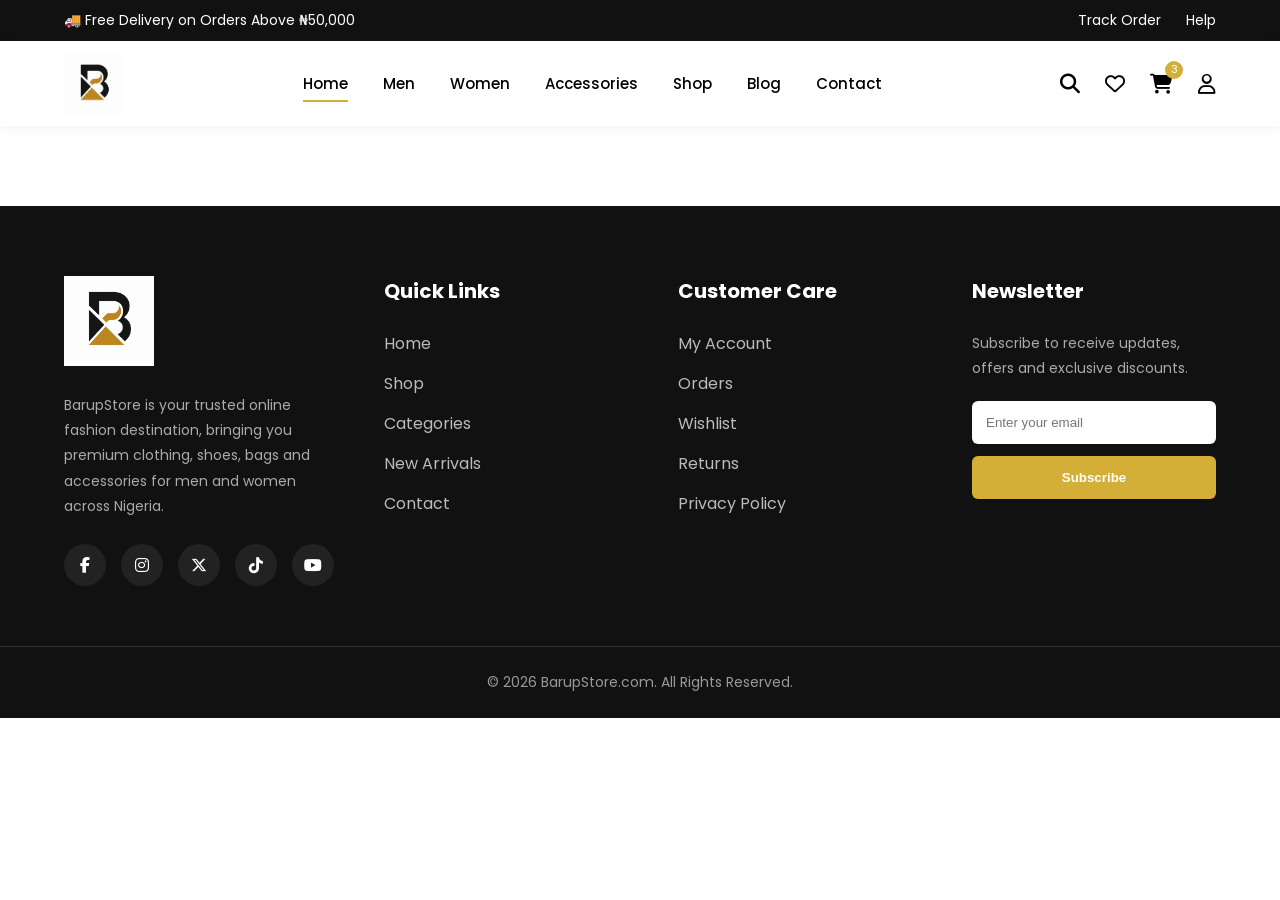
<file: accessories.html>
<!DOCTYPE html>
<html lang="en">
<head>

<meta charset="UTF-8">
<meta name="viewport" content="width=device-width, initial-scale=1.0">

<title>BarupStore | Fashion For Everyone</title>
    <link rel="icon" href="images/logo.png">

<link rel="stylesheet" href="css/style.css">
<link rel="stylesheet" href="css/responsive.css">

<link rel="preconnect" href="https://fonts.googleapis.com">
<link href="https://fonts.googleapis.com/css2?family=Poppins:wght@300;400;500;600;700&display=swap" rel="stylesheet">

<link rel="stylesheet"
href="https://cdnjs.cloudflare.com/ajax/libs/font-awesome/6.7.2/css/all.min.css">

</head>

<body>

<!-- Top Bar -->

<div class="top-bar">

<div class="container">

<p>🚚 Free Delivery on Orders Above ₦50,000</p>

<div class="top-links">

<a href="#">Track Order</a>

<a href="#">Help</a>

</div>

</div>

</div>

<!-- Header -->

<header>

<div class="container nav">

<div class="logo">

<a href="#">

<img src="images/logo.png" alt="BarupStore">

</a>

</div>

<nav>

<ul class="nav-links">

<li><a href="./index.html" class="active">Home</a></li>

<li><a href="./men.html">Men</a></li>

<li><a href="./women.html">Women</a></li>

<li><a href="./accessories.html">Accessories</a></li>

<li><a href="./shope.html">Shop</a></li>

<li><a href="./blog.html">Blog</a></li>

<li><a href="./contact.html">Contact</a></li>

</ul>

</nav>

<div class="icons">

<i class="fa-solid fa-magnifying-glass"></i>

<i class="fa-regular fa-heart"></i>

<div class="cart">

<i class="fa-solid fa-cart-shopping"></i>

<span>3</span>

</div>

<i class="fa-regular fa-user"></i>

</div>

<div class="menu-btn">

<i class="fa-solid fa-bars"></i>

</div>

</div>

</header>


















<!--====================
FOOTER
=====================-->

<footer class="footer">

    <div class="container footer-container">

        <!-- Company -->
        <div class="footer-box">

            <img src="images/logo.png" alt="BarupStore Logo" class="footer-logo">

            <p>
                BarupStore is your trusted online fashion destination,
                bringing you premium clothing, shoes, bags and accessories
                for men and women across Nigeria.
            </p>

            <div class="social-links">

                <a href="#"><i class="fab fa-facebook-f"></i></a>

                <a href="#"><i class="fab fa-instagram"></i></a>

                <a href="#"><i class="fab fa-x-twitter"></i></a>

                <a href="#"><i class="fab fa-tiktok"></i></a>

                <a href="#"><i class="fab fa-youtube"></i></a>

            </div>

        </div>

        <!-- Quick Links -->

        <div class="footer-box">

            <h3>Quick Links</h3>

            <ul>

                <li><a href="#">Home</a></li>

                <li><a href="#">Shop</a></li>

                <li><a href="#">Categories</a></li>

                <li><a href="#">New Arrivals</a></li>

                <li><a href="#">Contact</a></li>

            </ul>

        </div>

        <!-- Customer -->

        <div class="footer-box">

            <h3>Customer Care</h3>

            <ul>

                <li><a href="#">My Account</a></li>

                <li><a href="#">Orders</a></li>

                <li><a href="#">Wishlist</a></li>

                <li><a href="#">Returns</a></li>

                <li><a href="#">Privacy Policy</a></li>

            </ul>

        </div>

        <!-- Newsletter -->

        <div class="footer-box">

            <h3>Newsletter</h3>

            <p>
                Subscribe to receive updates, offers and exclusive discounts.
            </p>

            <form class="newsletter">

                <input
                    type="email"
                    placeholder="Enter your email"
                    required
                >

                <button type="submit">

                    Subscribe

                </button>

            </form>

        </div>

    </div>

    <div class="footer-bottom">

        <div class="container">

            <p>

                © 2026 BarupStore.com. All Rights Reserved.

            </p>

        </div>

    </div>

</footer>

<script src="js/script.js"></script>

</body>
</html>
</file>
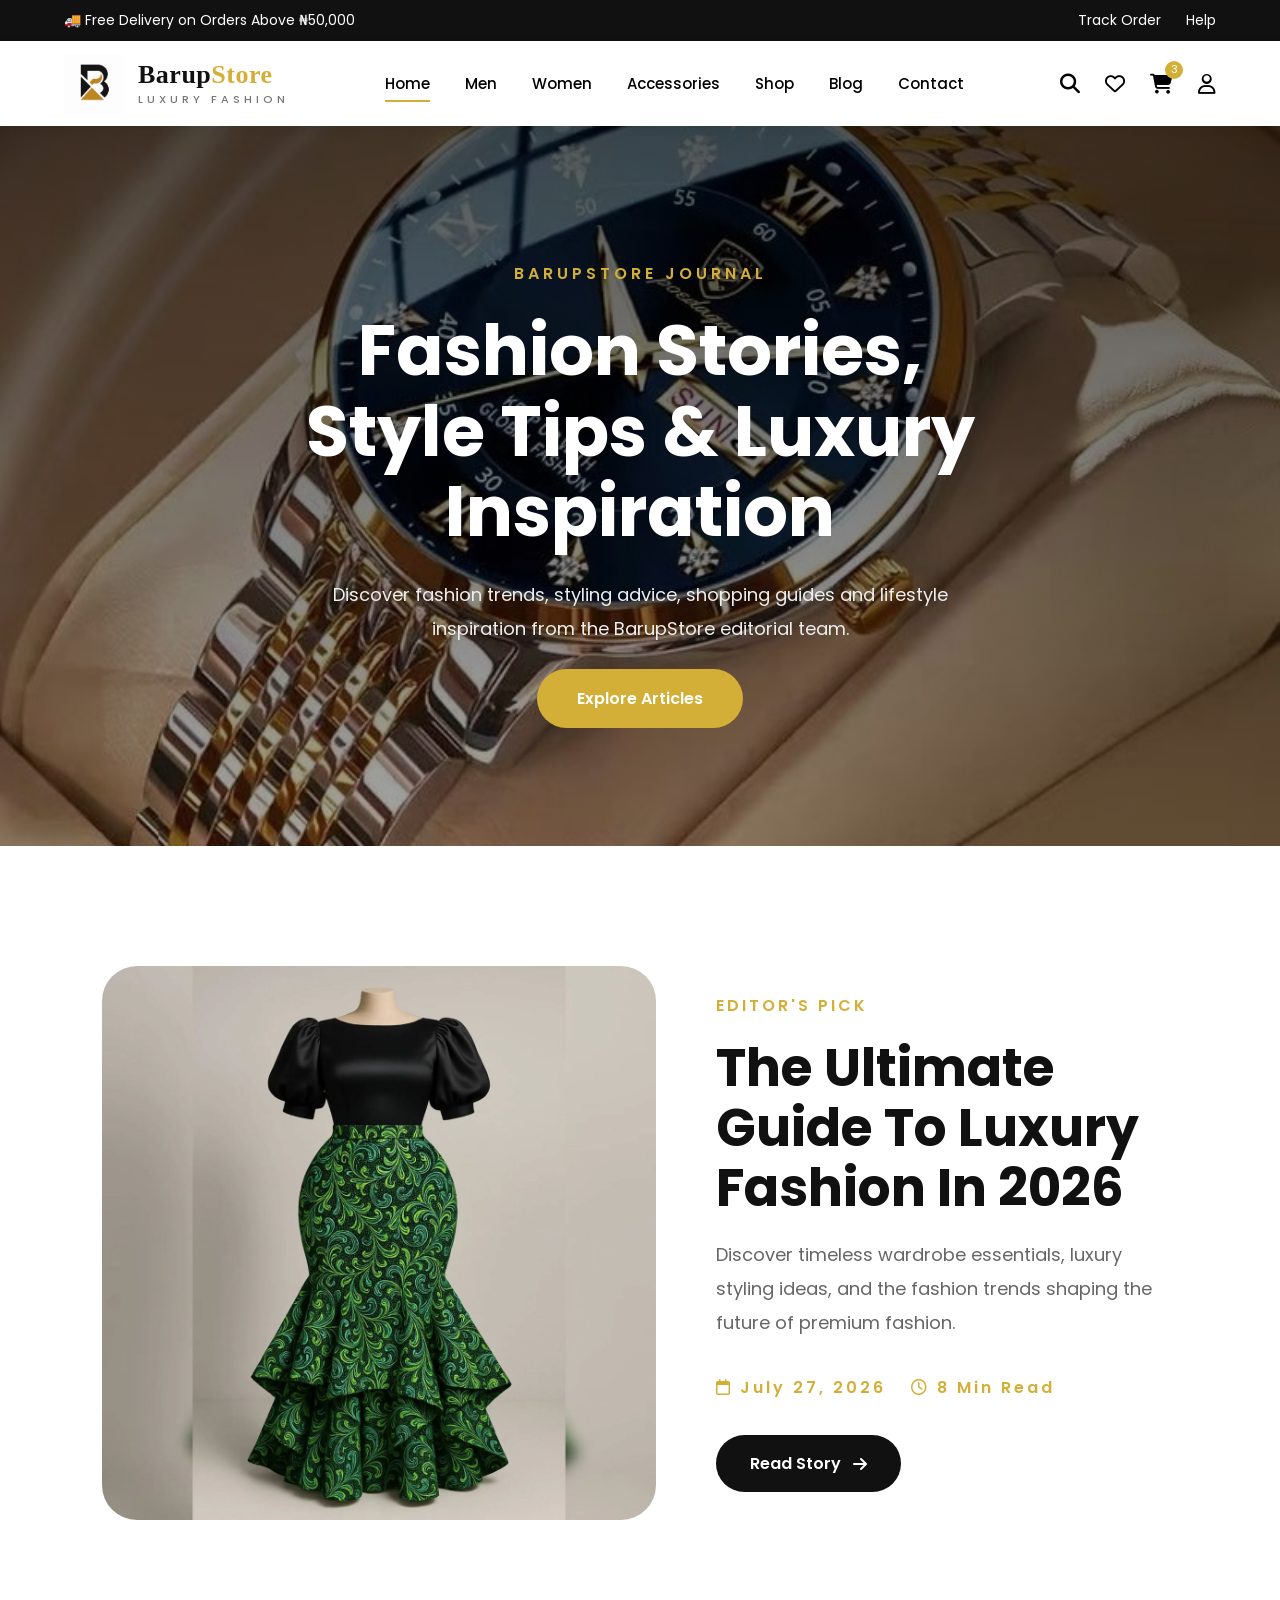
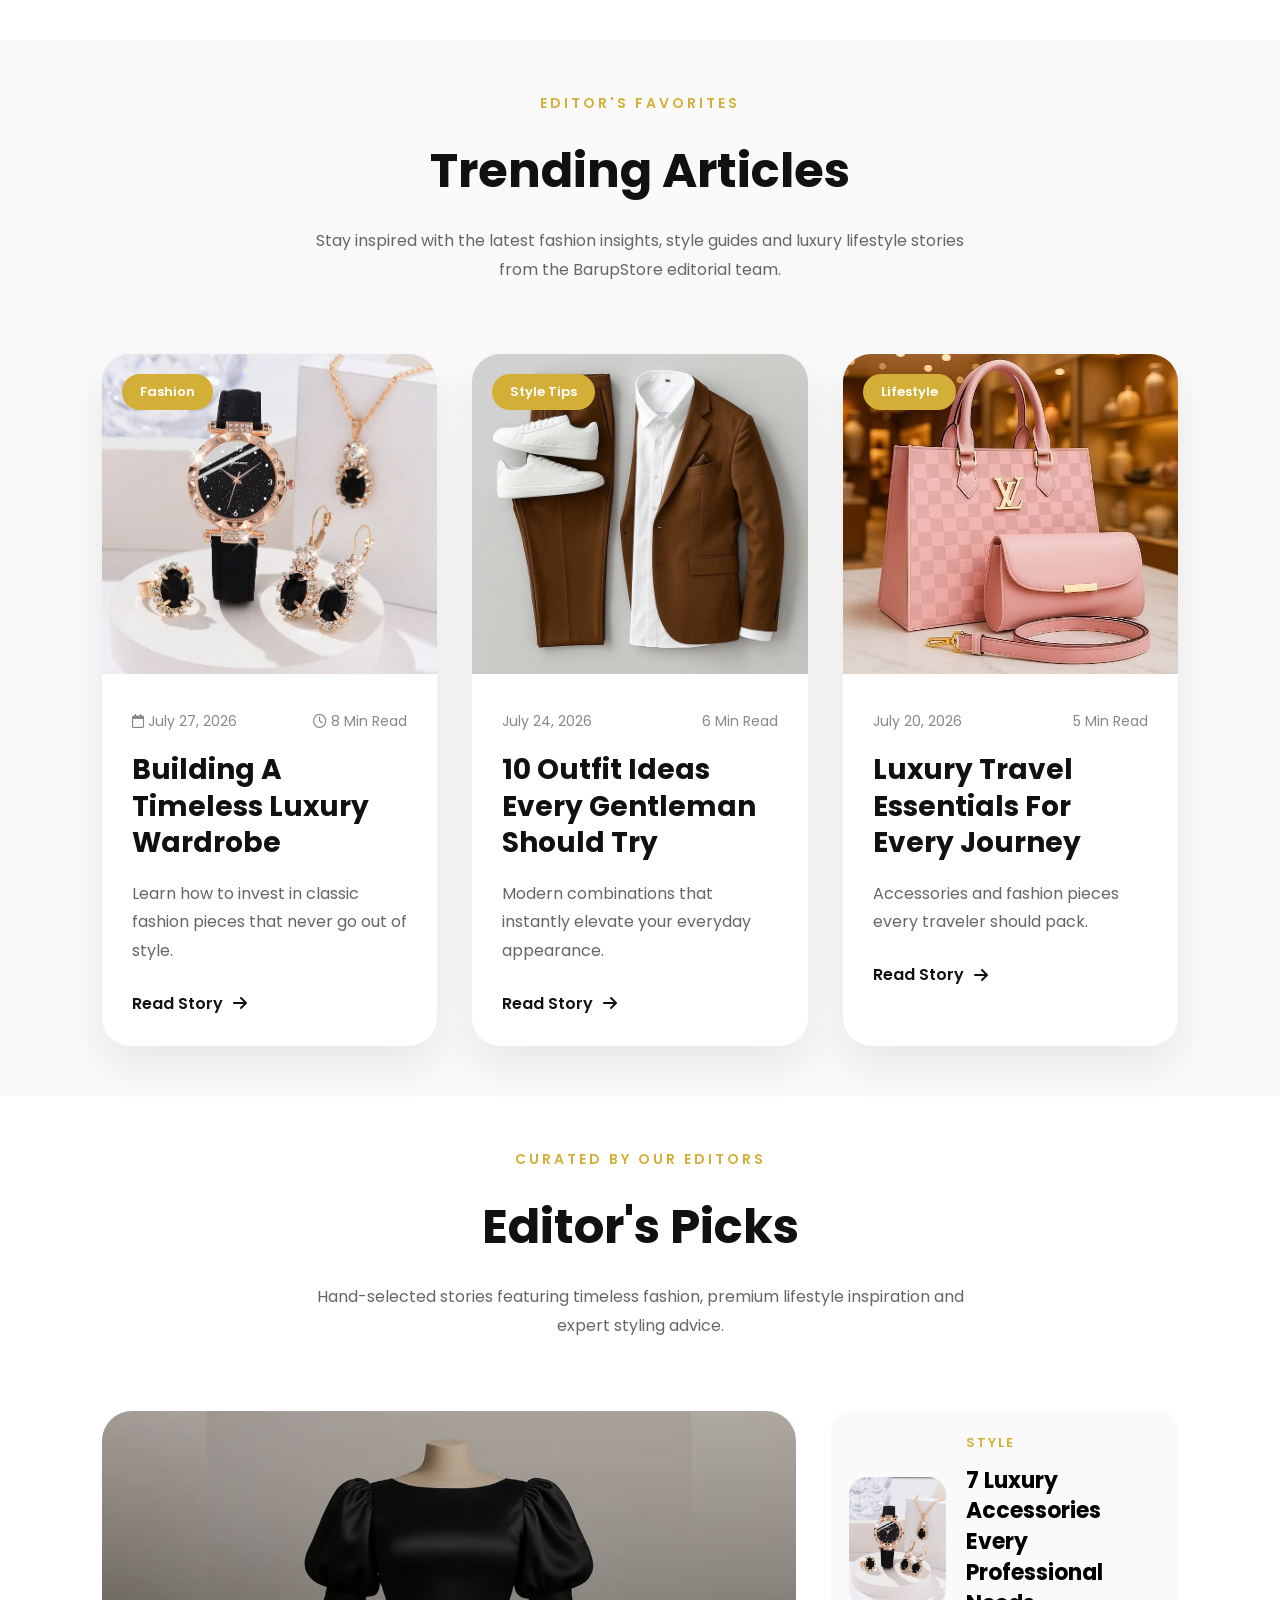
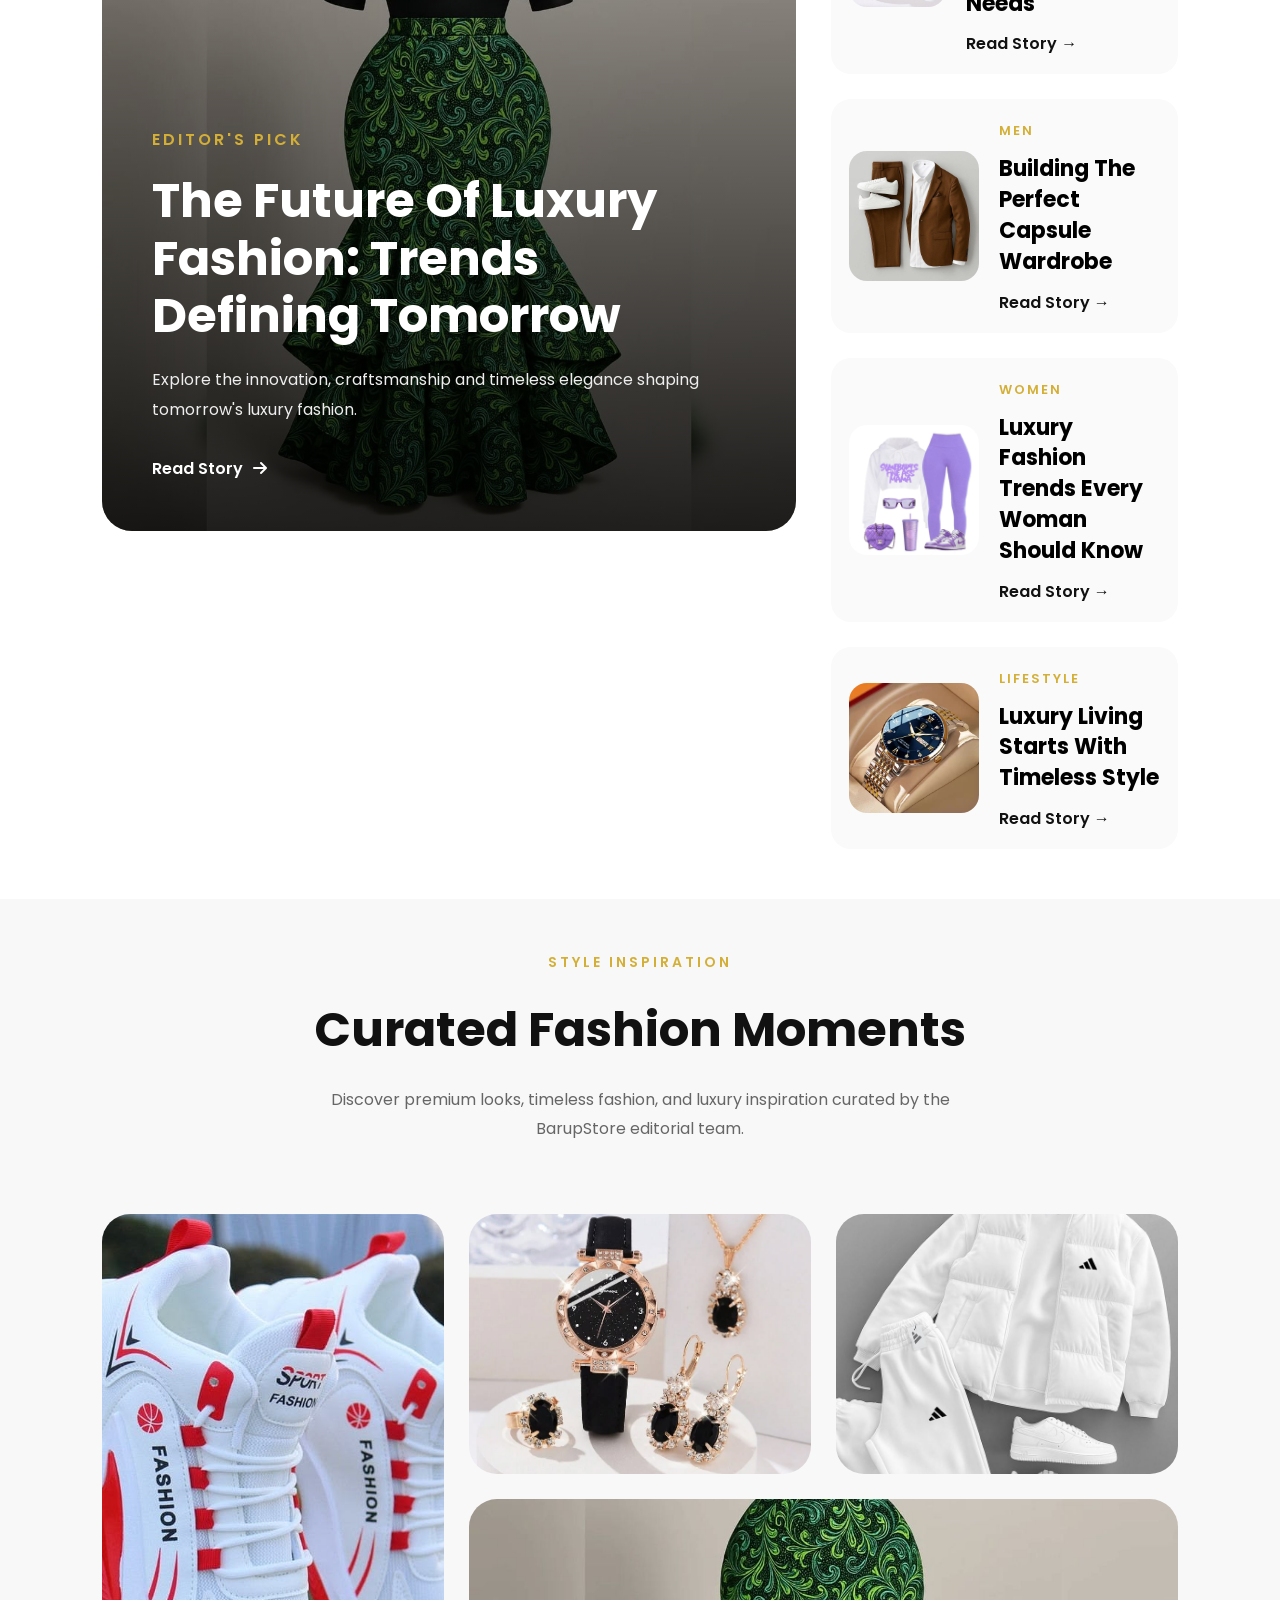
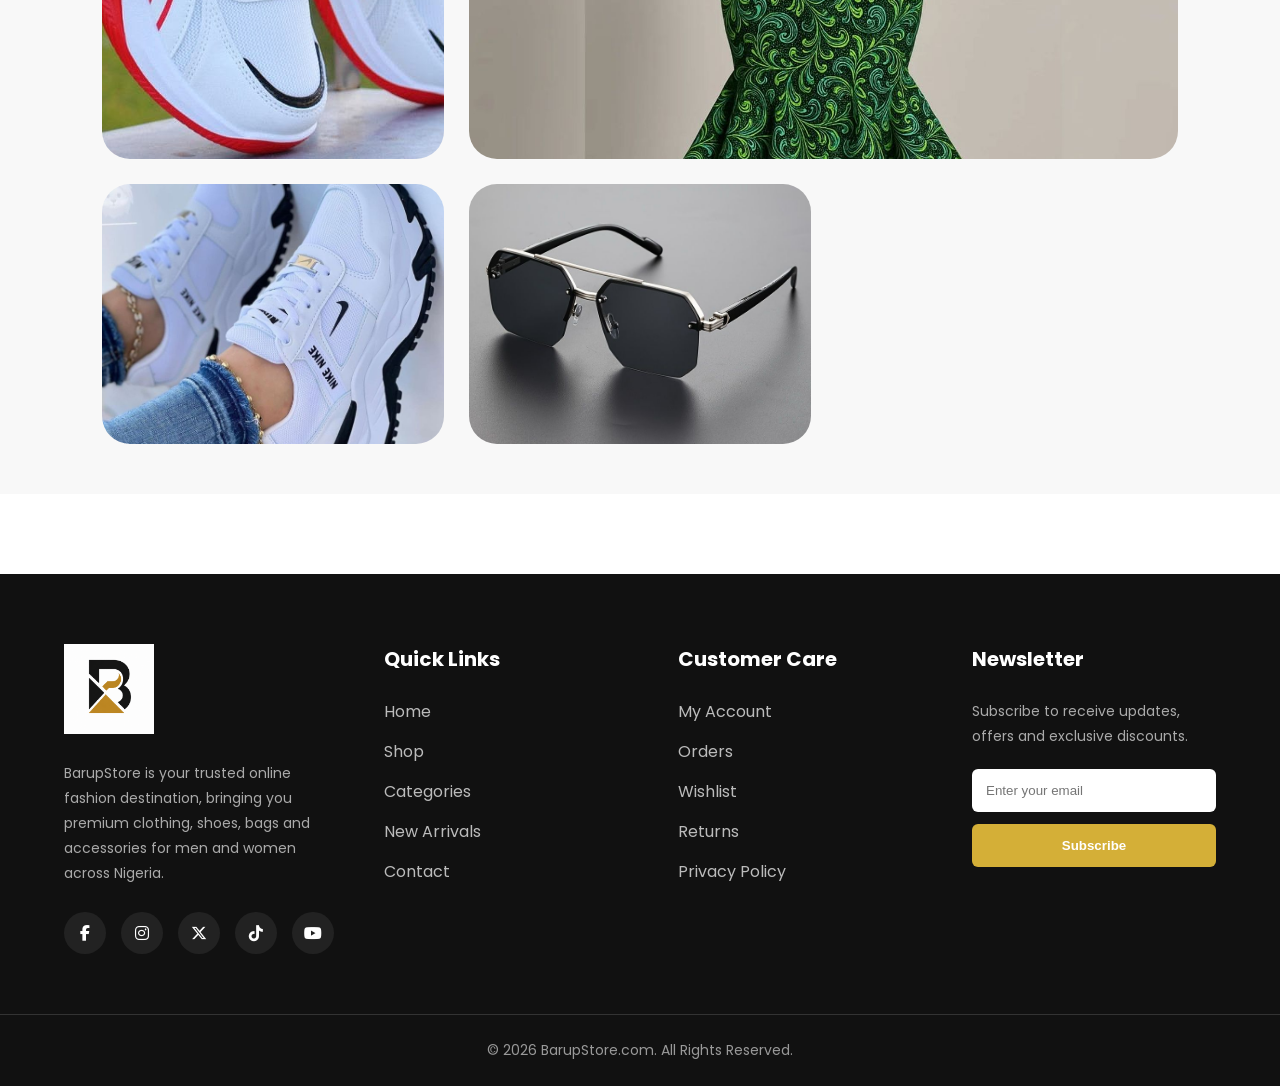
<file: blog.html>
<!DOCTYPE html>
<html lang="en">
<head>

<meta charset="UTF-8">
<meta name="viewport" content="width=device-width, initial-scale=1.0">

<title>BarupStore | Fashion For Everyone</title>
    <link rel="icon" href="images/logo.png">

<link rel="stylesheet" href="css/style.css">
<link rel="stylesheet" href="css/responsive.css">

<link rel="preconnect" href="https://fonts.googleapis.com">
<link href="https://fonts.googleapis.com/css2?family=Poppins:wght@300;400;500;600;700&display=swap" rel="stylesheet">

<link rel="stylesheet"
href="https://cdnjs.cloudflare.com/ajax/libs/font-awesome/6.7.2/css/all.min.css">

</head>

<body>

<!-- Top Bar -->

<div class="top-bar">

<div class="container">

<p>🚚 Free Delivery on Orders Above ₦50,000</p>

<div class="top-links">

<a href="#">Track Order</a>

<a href="#">Help</a>

</div>

</div>

</div>

<!-- Header -->

<header>

<div class="container nav">

<div class="logo">

    <a href="index.html">

        <img src="images/logo.png" alt="BarupStore Logo">

        <div class="logo-text">

            <h2>
                <span class="barup">Barup</span><span class="store">Store</span>
            </h2>

            <p>Luxury Fashion</p>

        </div>

    </a>

</div>

<nav>

<ul class="nav-links">

<li><a href="./index.html" class="active">Home</a></li>

<li><a href="./men.html">Men</a></li>

<li><a href="./women.html">Women</a></li>

<li><a href="./accessories.html">Accessories</a></li>

<li><a href="./shop.html">Shop</a></li>

<li><a href="./blog.html">Blog</a></li>

<li><a href="./contact.html">Contact</a></li>

</ul>

</nav>

<div class="icons">

<i class="fa-solid fa-magnifying-glass"></i>

<i class="fa-regular fa-heart"></i>

<div class="cart">

<i class="fa-solid fa-cart-shopping"></i>

<span>3</span>

</div>

<i class="fa-regular fa-user"></i>

</div>

<div class="menu-btn">

<i class="fa-solid fa-bars"></i>

</div>

</div>

</header>







<!--==========================
BLOG HERO
===========================-->

<section class="blog-hero">

    <div class="blog-overlay"></div>

    <div class="blog-content">

        <span>BARUPSTORE JOURNAL</span>

        <h1>
            Fashion Stories,
            Style Tips &
            Luxury Inspiration
        </h1>

        <p>

            Discover fashion trends, styling advice,
            shopping guides and lifestyle inspiration
            from the BarupStore editorial team.

        </p>

        <a href="#featured-post" class="shop-btn">

            Explore Articles

        </a>

    </div>

</section>







<!--=================================
FEATURED STORY
==================================-->

<section class="featured-story" id="featured-post">

    <div class="featured-image">

        <img src="images/products/women.jpg" alt="Luxury Fashion">

    </div>

    <div class="featured-content">

        <span>EDITOR'S PICK</span>

        <h2>

            The Ultimate Guide
            To Luxury Fashion
            In 2026

        </h2>

        <p>

            Discover timeless wardrobe essentials,
            luxury styling ideas, and the fashion
            trends shaping the future of premium fashion.

        </p>

        <div class="story-meta">

            <span>

                <i class="fa-regular fa-calendar"></i>

                July 27, 2026

            </span>

            <span>

                <i class="fa-regular fa-clock"></i>

                8 Min Read

            </span>

        </div>

        <a href="#" class="read-story">

            Read Story

            <i class="fa-solid fa-arrow-right"></i>

        </a>

    </div>

</section>





<!--=================================
TRENDING ARTICLES
==================================-->

<section class="trending-articles">

    <div class="section-title">

        <span>EDITOR'S FAVORITES</span>

        <h2>Trending Articles</h2>

        <p>

            Stay inspired with the latest fashion insights,
            style guides and luxury lifestyle stories from
            the BarupStore editorial team.

        </p>

    </div>

    <div class="article-grid">

        <!-- Article 1 -->

        <article class="article-card">

            <div class="article-image">

                <img src="images/products/ACCESSORIES.jpg" alt="Luxury Fashion">

                <span class="article-badge">

                    Fashion

                </span>

            </div>

            <div class="article-content">

                <div class="article-meta">

                    <span>

                        <i class="fa-regular fa-calendar"></i>

                        July 27, 2026

                    </span>

                    <span>

                        <i class="fa-regular fa-clock"></i>

                        8 Min Read

                    </span>

                </div>

                <h3>

                    Building A Timeless Luxury Wardrobe

                </h3>

                <p>

                    Learn how to invest in classic fashion
                    pieces that never go out of style.

                </p>

                <a href="#">

                    Read Story

                    <i class="fa-solid fa-arrow-right"></i>

                </a>

            </div>

        </article>

        <!-- Article 2 -->

        <article class="article-card">

            <div class="article-image">

                <img src="images/products/product3.jpg" alt="Style">

                <span class="article-badge">

                    Style Tips

                </span>

            </div>

            <div class="article-content">

                <div class="article-meta">

                    <span>July 24, 2026</span>

                    <span>6 Min Read</span>

                </div>

                <h3>

                    10 Outfit Ideas Every Gentleman Should Try

                </h3>

                <p>

                    Modern combinations that instantly elevate
                    your everyday appearance.

                </p>

                <a href="#">

                    Read Story

                    <i class="fa-solid fa-arrow-right"></i>

                </a>

            </div>

        </article>

        <!-- Article 3 -->

        <article class="article-card">

            <div class="article-image">

                <img src="images/products/Women'S BAGS.jpg" alt="Lifestyle">

                <span class="article-badge">

                    Lifestyle

                </span>

            </div>

            <div class="article-content">

                <div class="article-meta">

                    <span>July 20, 2026</span>

                    <span>5 Min Read</span>

                </div>

                <h3>

                    Luxury Travel Essentials For Every Journey

                </h3>

                <p>

                    Accessories and fashion pieces every traveler
                    should pack.

                </p>

                <a href="#">

                    Read Story

                    <i class="fa-solid fa-arrow-right"></i>

                </a>

            </div>

        </article>

    </div>

</section>







<!--=================================
EDITOR'S PICKS
==================================-->

<section class="editors-picks">

    <div class="section-title">

        <span>CURATED BY OUR EDITORS</span>

        <h2>Editor's Picks</h2>

        <p>

            Hand-selected stories featuring timeless fashion,
            premium lifestyle inspiration and expert styling advice.

        </p>

    </div>

    <div class="editors-grid">

        <!-- Featured Article -->

        <article class="editor-feature">

            <img src="images/products/women.jpg" alt="Editor's Pick">

            <div class="editor-overlay">

                <span>EDITOR'S PICK</span>

                <h2>

                    The Future Of Luxury Fashion:
                    Trends Defining Tomorrow

                </h2>

                <p>

                    Explore the innovation, craftsmanship and
                    timeless elegance shaping tomorrow's luxury fashion.

                </p>

                <a href="#">

                    Read Story

                    <i class="fa-solid fa-arrow-right"></i>

                </a>

            </div>

        </article>

        <!-- Right Side -->

        <div class="editor-side">

            <article class="mini-editor">

                <img src="images/products/ACCESSORIES.jpg" alt="">

                <div>

                    <span>STYLE</span>

                    <h3>

                        7 Luxury Accessories Every Professional Needs

                    </h3>

                    <a href="#">Read Story →</a>

                </div>

            </article>

            <article class="mini-editor">

                <img src="images/products/product3.jpg" alt="">

                <div>

                    <span>MEN</span>

                    <h3>

                        Building The Perfect Capsule Wardrobe

                    </h3>

                    <a href="#">Read Story →</a>

                </div>

            </article>

            <article class="mini-editor">

                <img src="images/products/Women'S HOODIES.jpg" alt="">

                <div>

                    <span>WOMEN</span>

                    <h3>

                        Luxury Fashion Trends Every Woman Should Know

                    </h3>

                    <a href="#">Read Story →</a>

                </div>

            </article>

            <article class="mini-editor">

                <img src="images/products/watch.jpg" alt="">

                <div>

                    <span>LIFESTYLE</span>

                    <h3>

                        Luxury Living Starts With Timeless Style

                    </h3>

                    <a href="#">Read Story →</a>

                </div>

            </article>

        </div>

    </div>

</section>



<!--=================================
STYLE INSPIRATION
==================================-->

<section class="style-gallery">

    <div class="section-title">

        <span>STYLE INSPIRATION</span>

        <h2>Curated Fashion Moments</h2>

        <p>

            Discover premium looks, timeless fashion,
            and luxury inspiration curated by the
            BarupStore editorial team.

        </p>

    </div>

    <div class="gallery-grid">

        <div class="gallery-item tall">

            <img src="images/products/product4.jpg" alt="Luxury Fashion">

            <div class="gallery-overlay">

                <span>Fashion</span>

                <h3>Elegant Everyday Style</h3>

            </div>

        </div>

        <div class="gallery-item">

            <img src="images/products/ACCESSORIES.jpg" alt="Accessories">

            <div class="gallery-overlay">

                <span>Accessories</span>

                <h3>Luxury Details</h3>

            </div>

        </div>

        <div class="gallery-item">

            <img src="images/products/product1.jpg" alt="Street Style">

            <div class="gallery-overlay">

                <span>Street Style</span>

                <h3>Modern Urban Looks</h3>

            </div>

        </div>

        <div class="gallery-item wide">

            <img src="images/products/women.jpg" alt="Lifestyle">

            <div class="gallery-overlay">

                <span>Lifestyle</span>

                <h3>Luxury Living Inspiration</h3>

            </div>

        </div>

        <div class="gallery-item">

            <img src="images/products/Women'S SHOES.jpg" alt="Luxury Shoes">

            <div class="gallery-overlay">

                <span>Footwear</span>

                <h3>Premium Footwear</h3>

            </div>

        </div>

        <div class="gallery-item">

            <img src="images/products/sunglass.jpg" alt="Fashion Trends">

            <div class="gallery-overlay">

                <span>Trends</span>

                <h3>2026 Fashion Trends</h3>

            </div>

        </div>

    </div>

</section>






<!--====================
FOOTER
=====================-->

<footer class="footer">

    <div class="container footer-container">

        <!-- Company -->
        <div class="footer-box">

            <img src="images/logo.png" alt="BarupStore Logo" class="footer-logo">

            <p>
                BarupStore is your trusted online fashion destination,
                bringing you premium clothing, shoes, bags and accessories
                for men and women across Nigeria.
            </p>

            <div class="social-links">

                <a href="#"><i class="fab fa-facebook-f"></i></a>

                <a href="#"><i class="fab fa-instagram"></i></a>

                <a href="#"><i class="fab fa-x-twitter"></i></a>

                <a href="#"><i class="fab fa-tiktok"></i></a>

                <a href="#"><i class="fab fa-youtube"></i></a>

            </div>

        </div>

        <!-- Quick Links -->

        <div class="footer-box">

            <h3>Quick Links</h3>

            <ul>

                <li><a href="#">Home</a></li>

                <li><a href="#">Shop</a></li>

                <li><a href="#">Categories</a></li>

                <li><a href="#">New Arrivals</a></li>

                <li><a href="#">Contact</a></li>

            </ul>

        </div>

        <!-- Customer -->

        <div class="footer-box">

            <h3>Customer Care</h3>

            <ul>

                <li><a href="#">My Account</a></li>

                <li><a href="#">Orders</a></li>

                <li><a href="#">Wishlist</a></li>

                <li><a href="#">Returns</a></li>

                <li><a href="#">Privacy Policy</a></li>

            </ul>

        </div>

        <!-- Newsletter -->

        <div class="footer-box">

            <h3>Newsletter</h3>

            <p>
                Subscribe to receive updates, offers and exclusive discounts.
            </p>

            <form class="newsletter">

                <input
                    type="email"
                    placeholder="Enter your email"
                    required
                >

                <button type="submit">

                    Subscribe

                </button>

            </form>

        </div>

    </div>

    <div class="footer-bottom">

        <div class="container">

            <p>

                © 2026 BarupStore.com. All Rights Reserved.

            </p>

        </div>

    </div>

</footer>

<script src="js/script.js"></script>

</body>
</html>
</file>
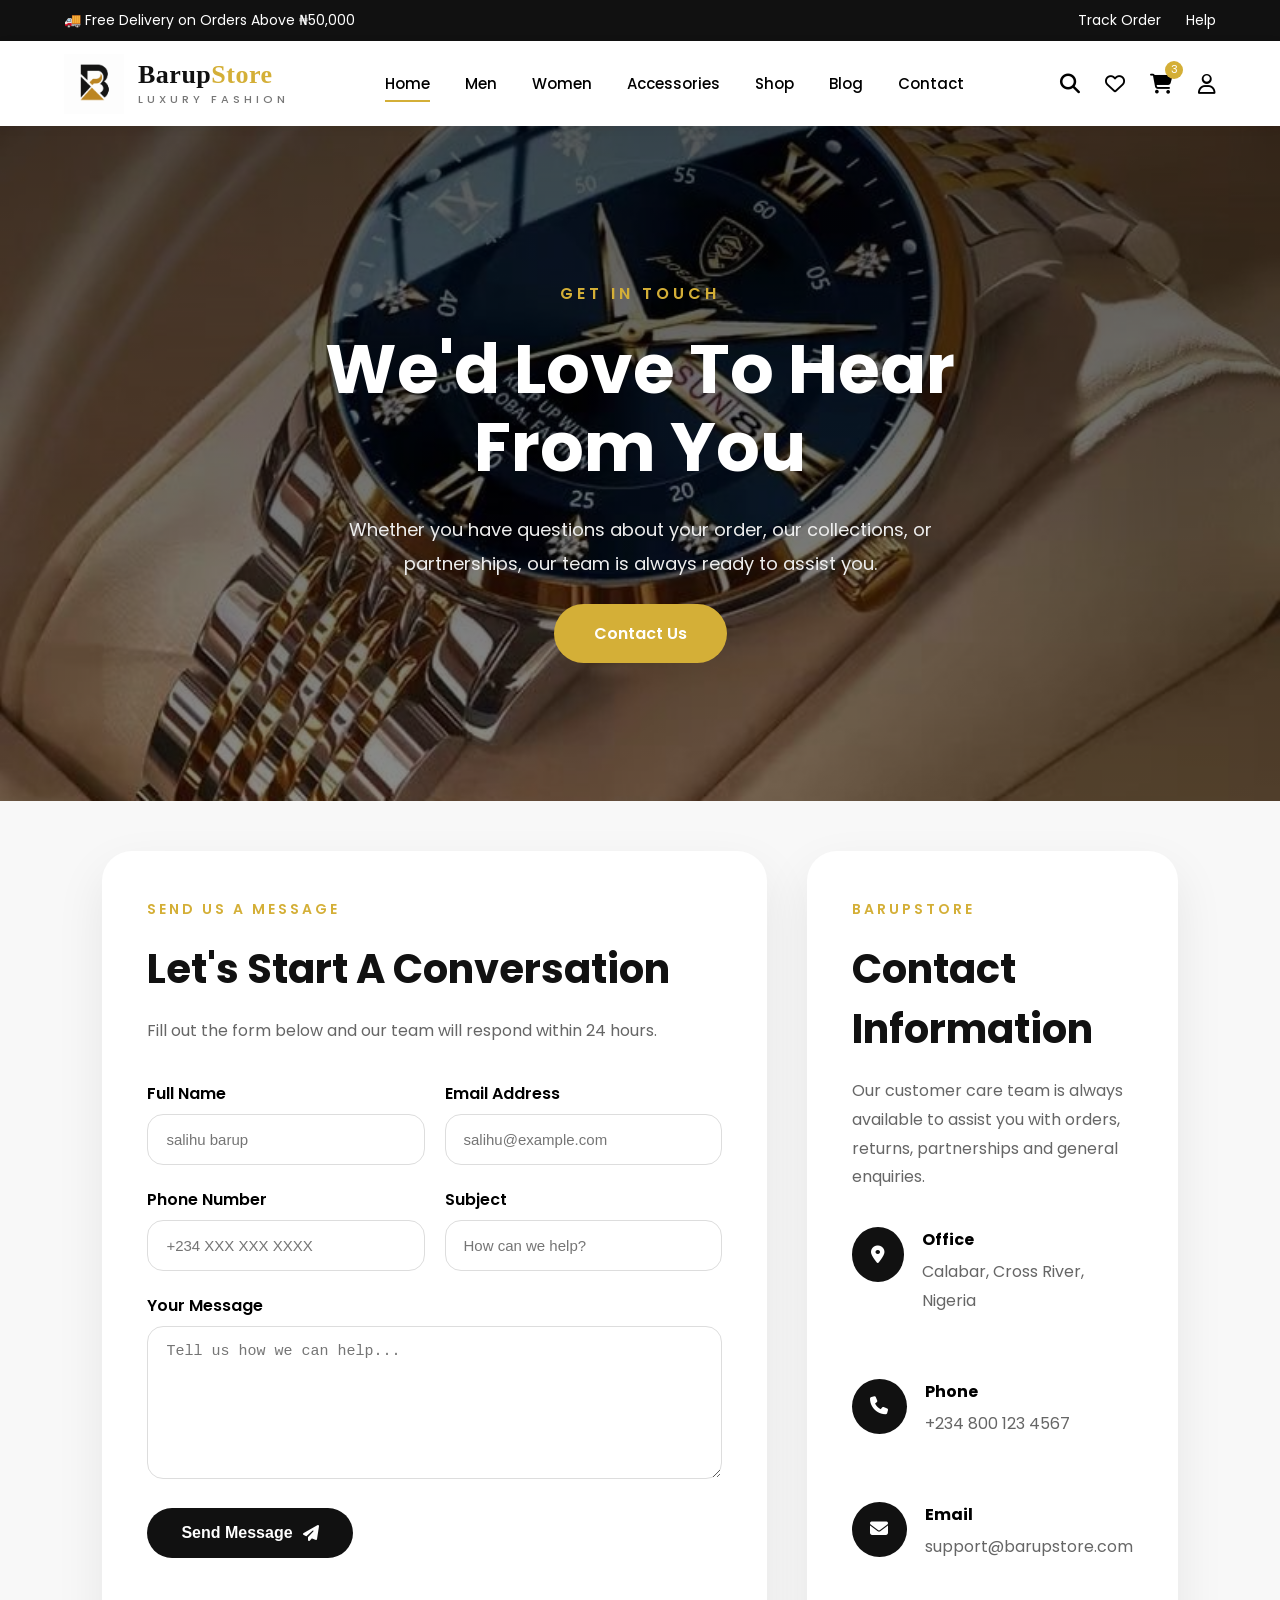
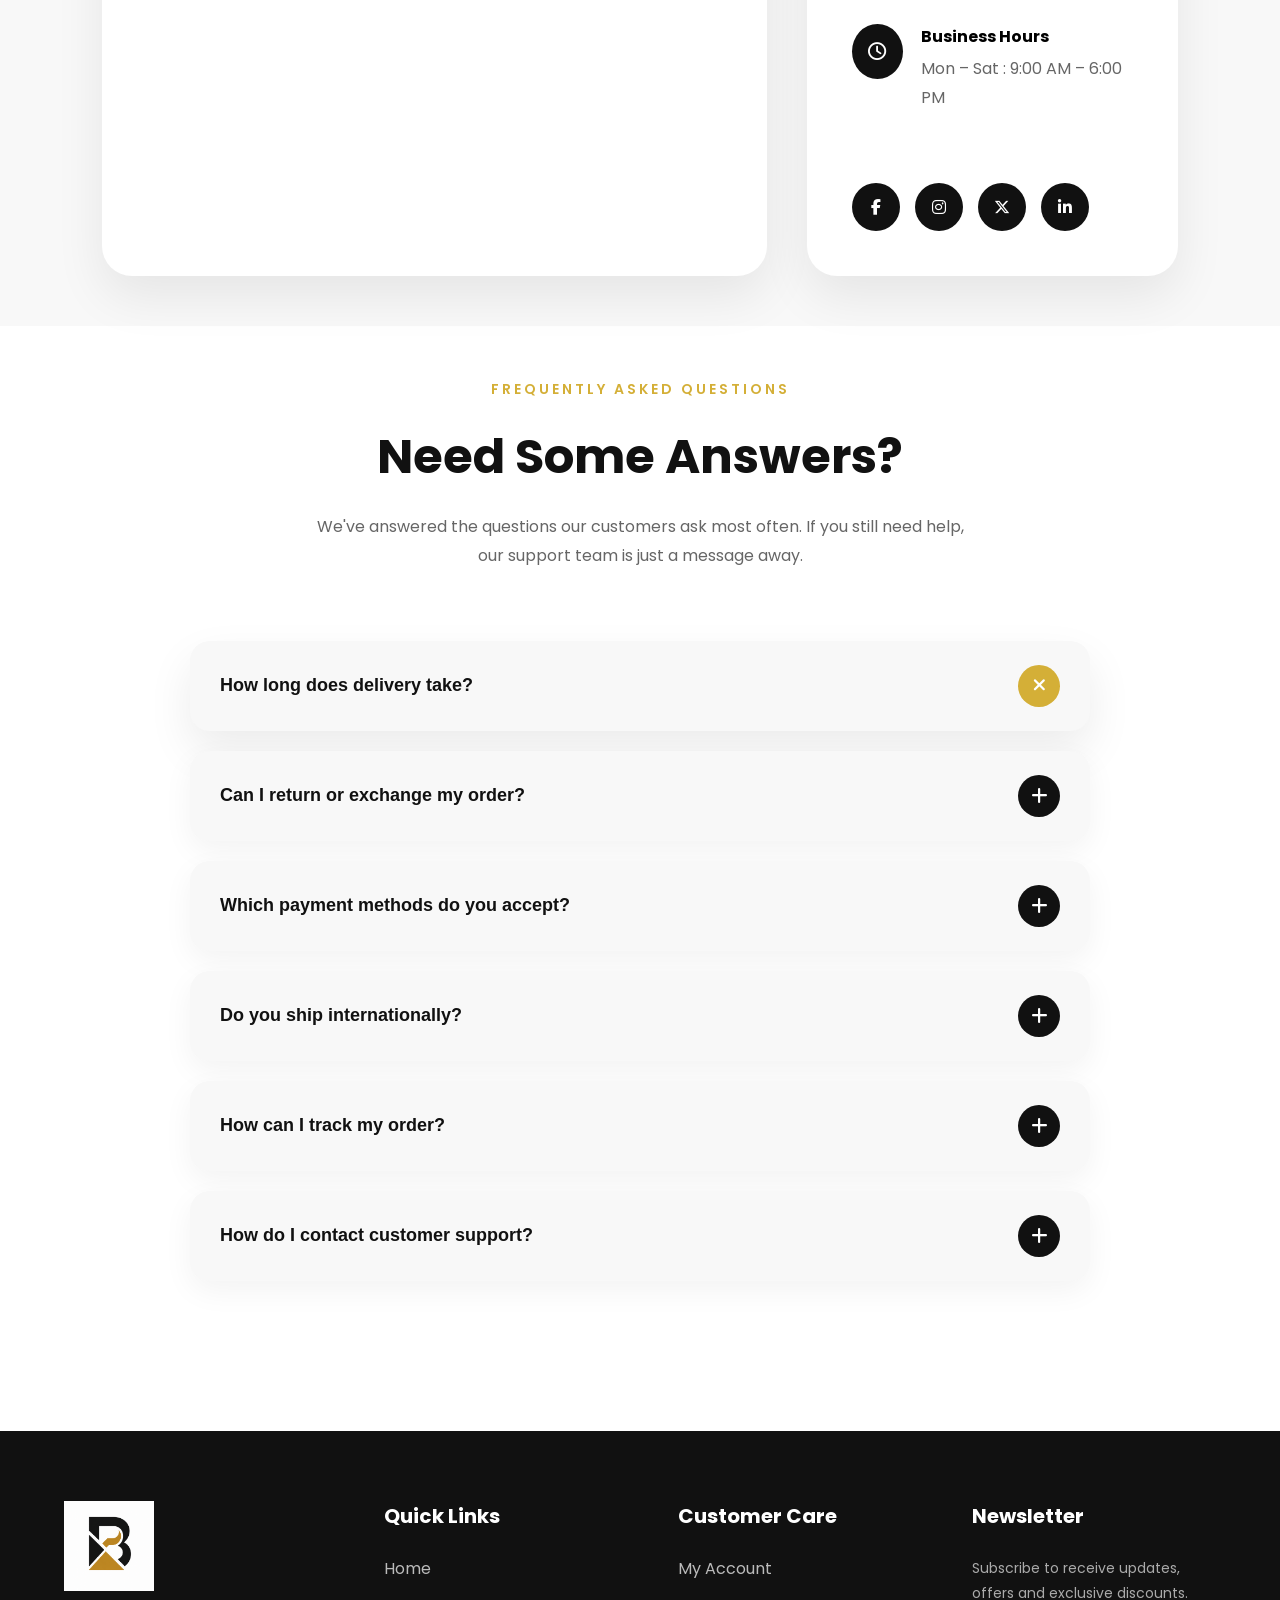
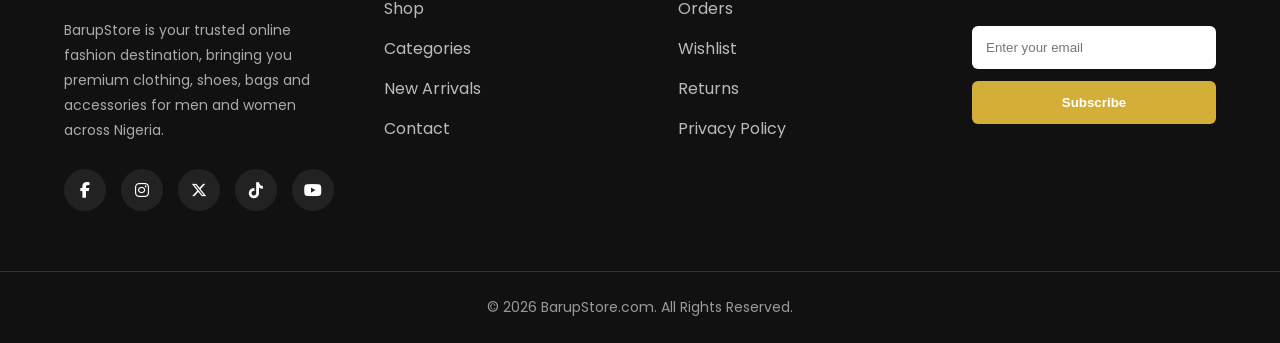
<file: contact.html>
<!DOCTYPE html>
<html lang="en">
<head>

<meta charset="UTF-8">
<meta name="viewport" content="width=device-width, initial-scale=1.0">

<title>BarupStore | Fashion For Everyone</title>
    <link rel="icon" href="images/logo.png">

<link rel="stylesheet" href="css/style.css">
<link rel="stylesheet" href="css/responsive.css">

<link rel="preconnect" href="https://fonts.googleapis.com">
<link href="https://fonts.googleapis.com/css2?family=Poppins:wght@300;400;500;600;700&display=swap" rel="stylesheet">

<link rel="stylesheet"
href="https://cdnjs.cloudflare.com/ajax/libs/font-awesome/6.7.2/css/all.min.css">

</head>

<body>

<!-- Top Bar -->

<div class="top-bar">

<div class="container">

<p>🚚 Free Delivery on Orders Above ₦50,000</p>

<div class="top-links">

<a href="#">Track Order</a>

<a href="#">Help</a>

</div>

</div>

</div>

<!-- Header -->

<header>

<div class="container nav">

<div class="logo">

    <a href="index.html">

        <img src="images/logo.png" alt="BarupStore Logo">

        <div class="logo-text">

            <h2>
                <span class="barup">Barup</span><span class="store">Store</span>
            </h2>

            <p>Luxury Fashion</p>

        </div>

    </a>

</div>

<nav>

<ul class="nav-links">

<li><a href="./index.html" class="active">Home</a></li>

<li><a href="./men.html">Men</a></li>

<li><a href="./women.html">Women</a></li>

<li><a href="./accessories.html">Accessories</a></li>

<li><a href="./shop.html">Shop</a></li>

<li><a href="./blog.html">Blog</a></li>

<li><a href="./contact.html">Contact</a></li>

</ul>

</nav>

<div class="icons">

<i class="fa-solid fa-magnifying-glass"></i>

<i class="fa-regular fa-heart"></i>

<div class="cart">

<i class="fa-solid fa-cart-shopping"></i>

<span>3</span>

</div>

<i class="fa-regular fa-user"></i>

</div>

<div class="menu-btn">

<i class="fa-solid fa-bars"></i>

</div>

</div>

</header>







<!--=================================
CONTACT HERO
==================================-->

<section class="contact-hero">

    <div class="contact-overlay"></div>

    <div class="contact-content">

        <span>GET IN TOUCH</span>

        <h1>

            We'd Love To
            Hear From You

        </h1>

        <p>

            Whether you have questions about your order,
            our collections, or partnerships, our team is
            always ready to assist you.

        </p>

        <a href="#contact-form" class="shop-btn">

            Contact Us

        </a>

    </div>

</section>




<!--=================================
CONTACT SECTION
==================================-->

<section class="contact-section" id="contact-form">

    <div class="contact-wrapper">

        <!-- Contact Form -->

        <div class="contact-form-box">

            <span class="contact-label">SEND US A MESSAGE</span>

            <h2>Let's Start A Conversation</h2>

            <p>
                Fill out the form below and our team will respond within
                24 hours.
            </p>

            <form>

                <div class="input-row">

                    <div class="input-group">

                        <label>Full Name</label>

                        <input
                            type="text"
                            placeholder="salihu barup"
                            required>

                    </div>

                    <div class="input-group">

                        <label>Email Address</label>

                        <input
                            type="email"
                            placeholder="salihu@example.com"
                            required>

                    </div>

                </div>

                <div class="input-row">

                    <div class="input-group">

                        <label>Phone Number</label>

                        <input
                            type="tel"
                            placeholder="+234 XXX XXX XXXX">

                    </div>

                    <div class="input-group">

                        <label>Subject</label>

                        <input
                            type="text"
                            placeholder="How can we help?">

                    </div>

                </div>

                <div class="input-group">

                    <label>Your Message</label>

                    <textarea
                        rows="7"
                        placeholder="Tell us how we can help..."
                        required></textarea>

                </div>

                <button class="contact-btn">

                    Send Message

                    <i class="fa-solid fa-paper-plane"></i>

                </button>

            </form>

        </div>

        <!-- Company Info -->

        <div class="contact-info-box">

            <span class="contact-label">

                BARUPSTORE

            </span>

            <h2>

                Contact Information

            </h2>

            <p>

                Our customer care team is always available
                to assist you with orders, returns,
                partnerships and general enquiries.

            </p>

            <div class="info-item">

                <i class="fa-solid fa-location-dot"></i>

                <div>

                    <h4>Office</h4>

                    <p>Calabar, Cross River, Nigeria</p>

                </div>

            </div>

            <div class="info-item">

                <i class="fa-solid fa-phone"></i>

                <div>

                    <h4>Phone</h4>

                    <p>+234 800 123 4567</p>

                </div>

            </div>

            <div class="info-item">

                <i class="fa-solid fa-envelope"></i>

                <div>

                    <h4>Email</h4>

                    <p>support@barupstore.com</p>

                </div>

            </div>

            <div class="info-item">

                <i class="fa-regular fa-clock"></i>

                <div>

                    <h4>Business Hours</h4>

                    <p>Mon – Sat : 9:00 AM – 6:00 PM</p>

                </div>

            </div>

            <div class="contact-social">

                <a href="#"><i class="fab fa-facebook-f"></i></a>

                <a href="#"><i class="fab fa-instagram"></i></a>

                <a href="#"><i class="fab fa-x-twitter"></i></a>

                <a href="#"><i class="fab fa-linkedin-in"></i></a>

            </div>

        </div>

    </div>

</section>




<!--=================================
LUXURY FAQ
==================================-->

<section class="faq-section">

    <div class="section-title">

        <span>FREQUENTLY ASKED QUESTIONS</span>

        <h2>Need Some Answers?</h2>

        <p>

            We've answered the questions our customers ask
            most often. If you still need help, our support
            team is just a message away.

        </p>

    </div>

    <div class="faq-wrapper">

        <!-- FAQ 1 -->

        <div class="faq-item active">

            <button class="faq-question">

                <span>How long does delivery take?</span>

                <i class="fa-solid fa-plus"></i>

            </button>

            <div class="faq-answer">

                <p>

                    Orders within Nigeria are usually delivered
                    within 2–5 business days, while international
                    orders typically arrive within 7–14 business days.

                </p>

            </div>

        </div>

        <!-- FAQ 2 -->

        <div class="faq-item">

            <button class="faq-question">

                <span>Can I return or exchange my order?</span>

                <i class="fa-solid fa-plus"></i>

            </button>

            <div class="faq-answer">

                <p>

                    Yes. Eligible products can be returned or
                    exchanged within 7 days of delivery, provided
                    they are unused and in their original condition.

                </p>

            </div>

        </div>

        <!-- FAQ 3 -->

        <div class="faq-item">

            <button class="faq-question">

                <span>Which payment methods do you accept?</span>

                <i class="fa-solid fa-plus"></i>

            </button>

            <div class="faq-answer">

                <p>

                    We accept debit cards, credit cards,
                    bank transfers and other secure payment
                    options available during checkout.

                </p>

            </div>

        </div>

        <!-- FAQ 4 -->

        <div class="faq-item">

            <button class="faq-question">

                <span>Do you ship internationally?</span>

                <i class="fa-solid fa-plus"></i>

            </button>

            <div class="faq-answer">

                <p>

                    Yes. We ship to selected countries worldwide.
                    Shipping costs and delivery times are calculated
                    during checkout.

                </p>

            </div>

        </div>

        <!-- FAQ 5 -->

        <div class="faq-item">

            <button class="faq-question">

                <span>How can I track my order?</span>

                <i class="fa-solid fa-plus"></i>

            </button>

            <div class="faq-answer">

                <p>

                    Once your order has been shipped, you'll receive
                    a confirmation email containing your tracking
                    number and delivery updates.

                </p>

            </div>

        </div>

        <!-- FAQ 6 -->

        <div class="faq-item">

            <button class="faq-question">

                <span>How do I contact customer support?</span>

                <i class="fa-solid fa-plus"></i>

            </button>

            <div class="faq-answer">

                <p>

                    You can reach us using the contact form above,
                    by email, or by phone during our business hours.
                    We're always happy to help.

                </p>

            </div>

        </div>

    </div>

</section>






<!--====================
FOOTER
=====================-->

<footer class="footer">

    <div class="container footer-container">

        <!-- Company -->
        <div class="footer-box">

            <img src="images/logo.png" alt="BarupStore Logo" class="footer-logo">

            <p>
                BarupStore is your trusted online fashion destination,
                bringing you premium clothing, shoes, bags and accessories
                for men and women across Nigeria.
            </p>

            <div class="social-links">

                <a href="#"><i class="fab fa-facebook-f"></i></a>

                <a href="#"><i class="fab fa-instagram"></i></a>

                <a href="#"><i class="fab fa-x-twitter"></i></a>

                <a href="#"><i class="fab fa-tiktok"></i></a>

                <a href="#"><i class="fab fa-youtube"></i></a>

            </div>

        </div>

        <!-- Quick Links -->

        <div class="footer-box">

            <h3>Quick Links</h3>

            <ul>

                <li><a href="#">Home</a></li>

                <li><a href="#">Shop</a></li>

                <li><a href="#">Categories</a></li>

                <li><a href="#">New Arrivals</a></li>

                <li><a href="#">Contact</a></li>

            </ul>

        </div>

        <!-- Customer -->

        <div class="footer-box">

            <h3>Customer Care</h3>

            <ul>

                <li><a href="#">My Account</a></li>

                <li><a href="#">Orders</a></li>

                <li><a href="#">Wishlist</a></li>

                <li><a href="#">Returns</a></li>

                <li><a href="#">Privacy Policy</a></li>

            </ul>

        </div>

        <!-- Newsletter -->

        <div class="footer-box">

            <h3>Newsletter</h3>

            <p>
                Subscribe to receive updates, offers and exclusive discounts.
            </p>

            <form class="newsletter">

                <input
                    type="email"
                    placeholder="Enter your email"
                    required
                >

                <button type="submit">

                    Subscribe

                </button>

            </form>

        </div>

    </div>

    <div class="footer-bottom">

        <div class="container">

            <p>

                © 2026 BarupStore.com. All Rights Reserved.

            </p>

        </div>

    </div>

</footer>
<script src="js/script.js"></script>

<script>
    /*=================================
FAQ ACCORDION
==================================*/

const faqItems = document.querySelectorAll(".faq-item");

faqItems.forEach(item => {

    const question = item.querySelector(".faq-question");

    question.addEventListener("click", () => {

        faqItems.forEach(faq => {

            if(faq !== item){

                faq.classList.remove("active");

                faq.querySelector(".faq-answer").style.maxHeight = null;

            }

        });

        item.classList.toggle("active");

        const answer = item.querySelector(".faq-answer");

        if(item.classList.contains("active")){

            answer.style.maxHeight = answer.scrollHeight + "px";

        }else{

            answer.style.maxHeight = null;

        }

    });

});
</script>
</body>
</html>
</file>
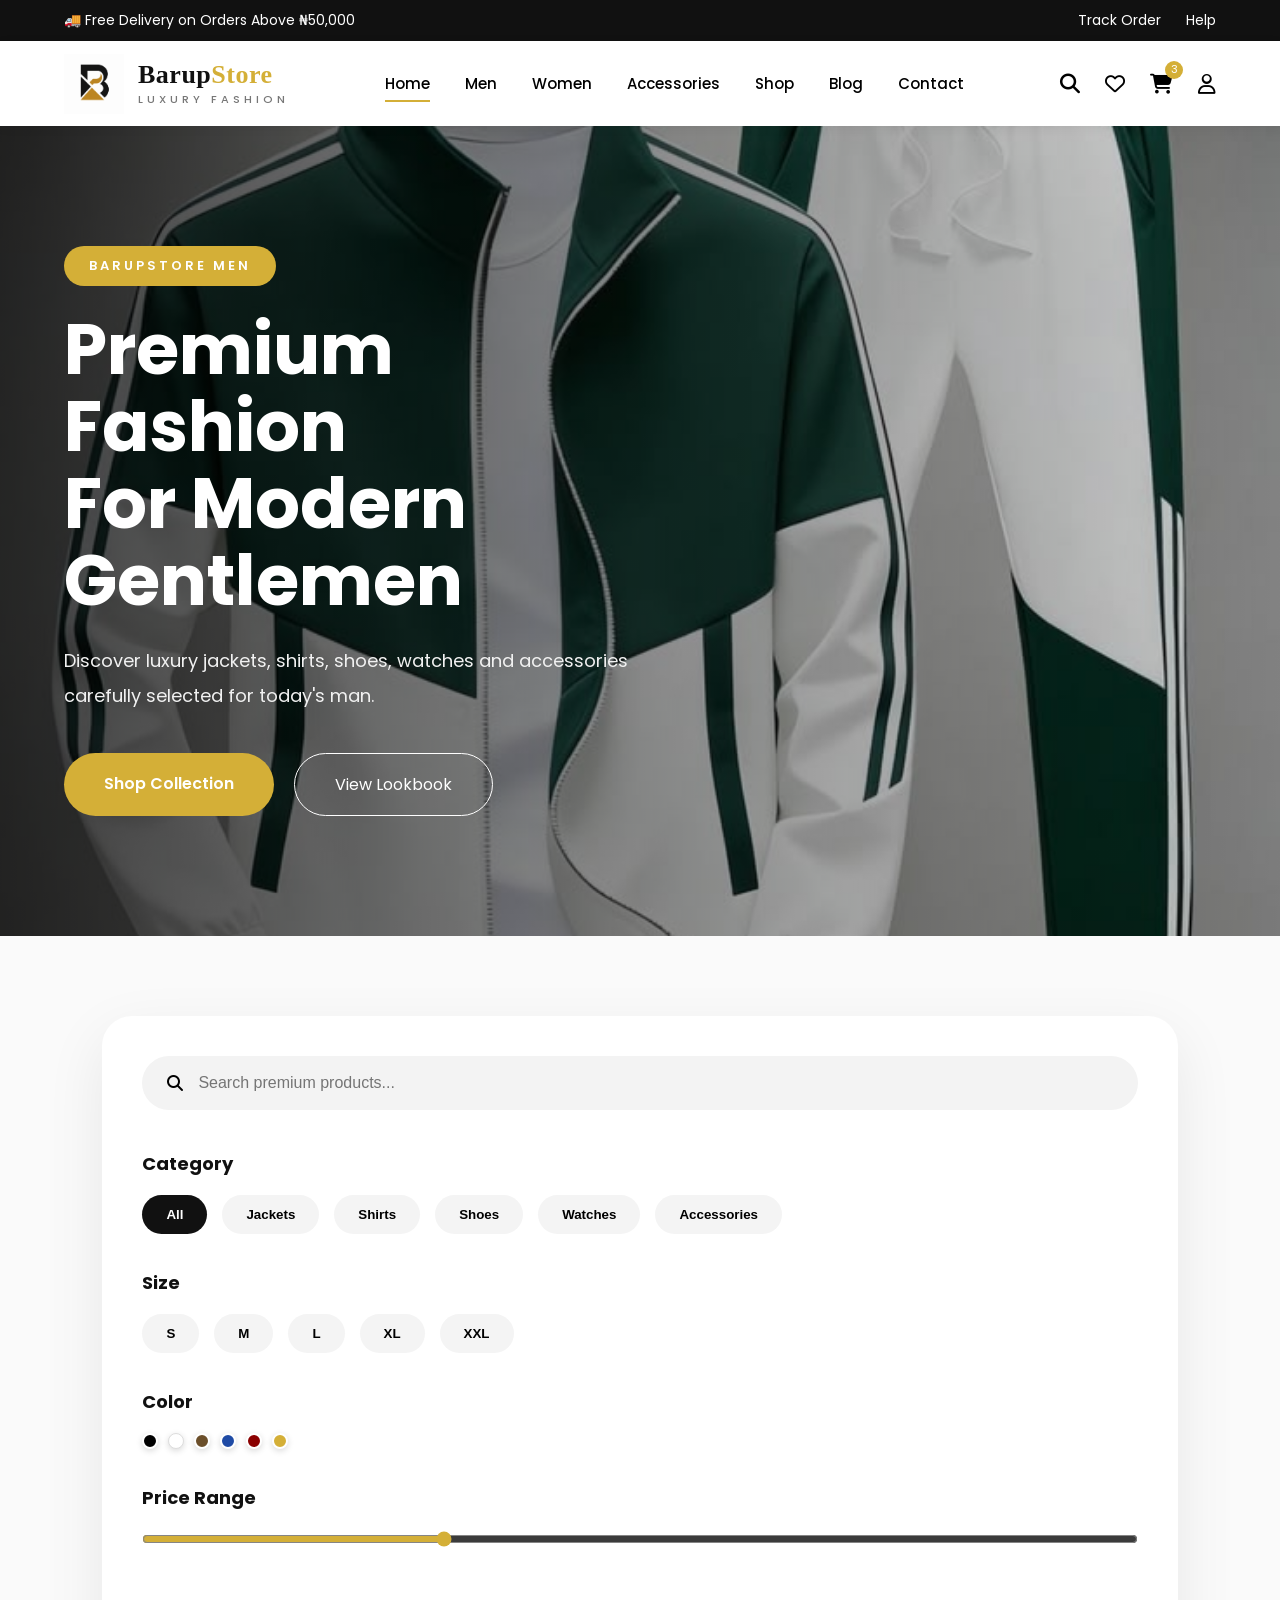
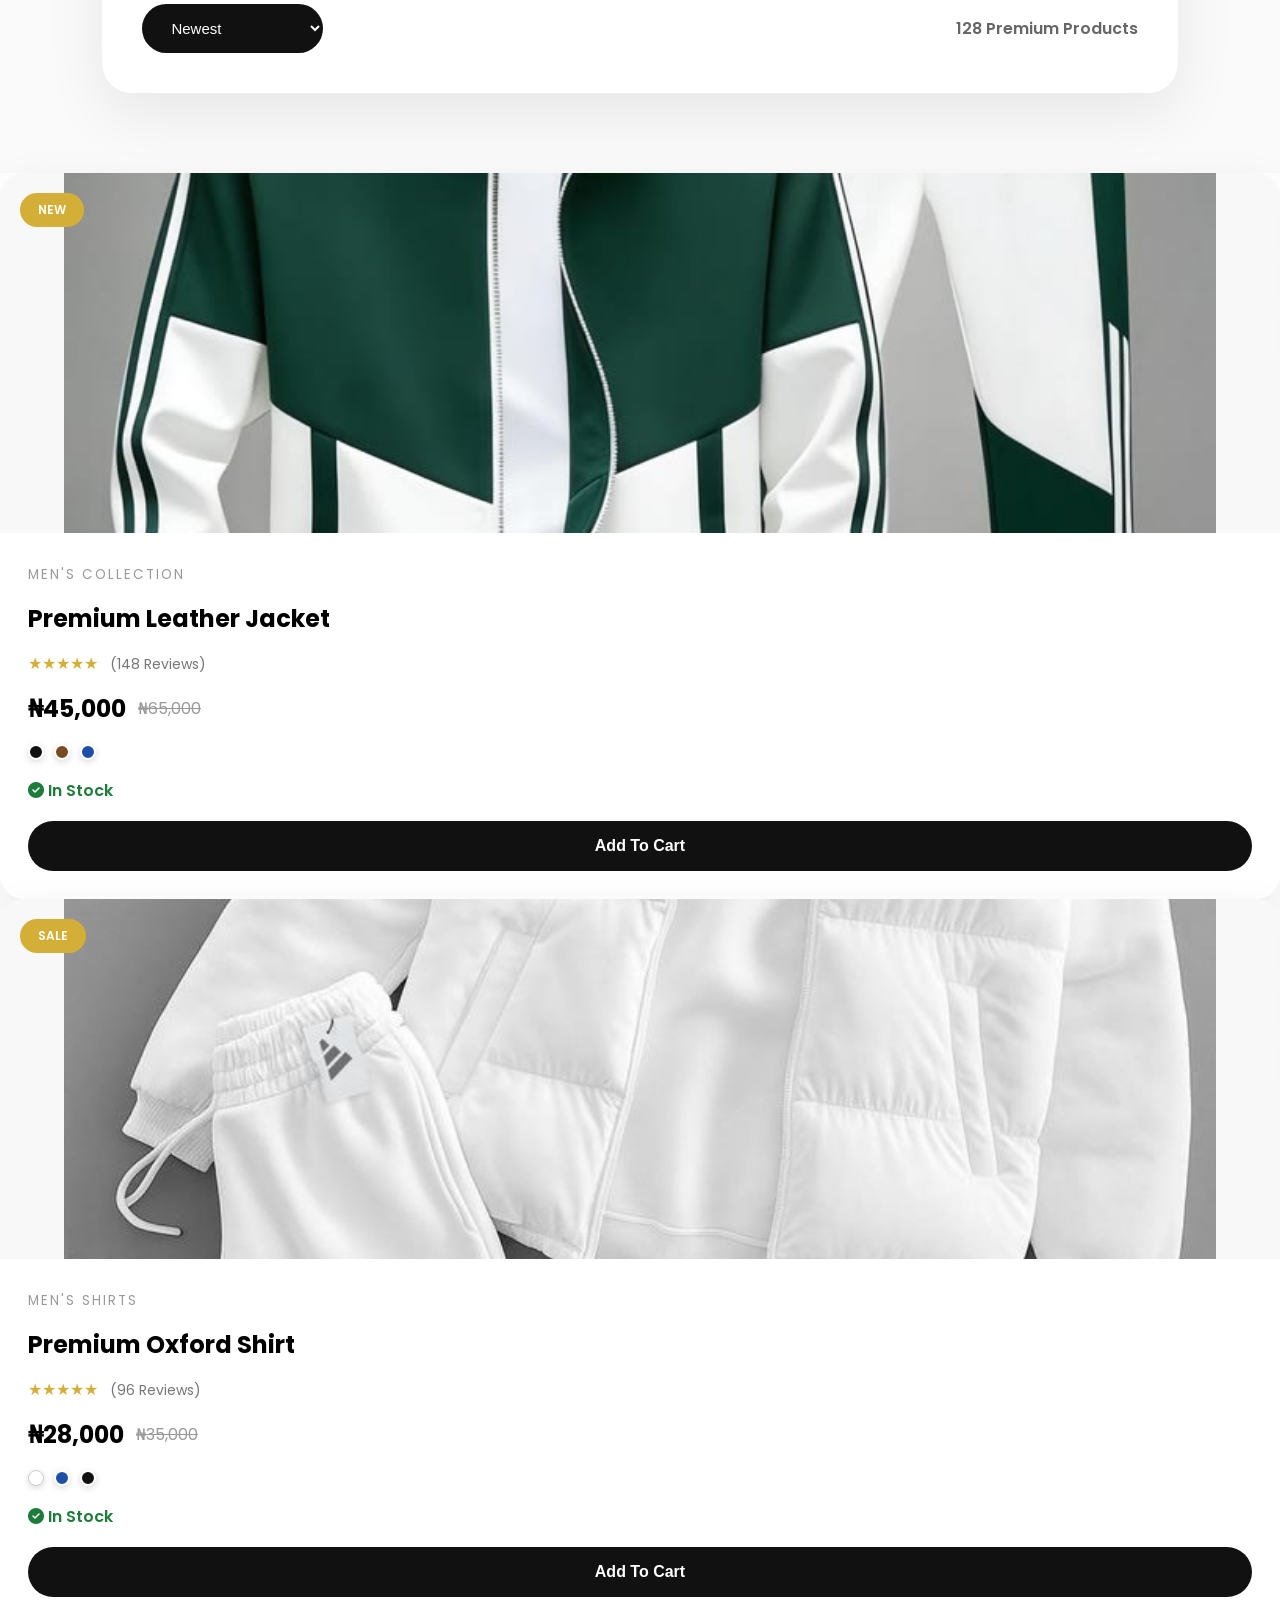
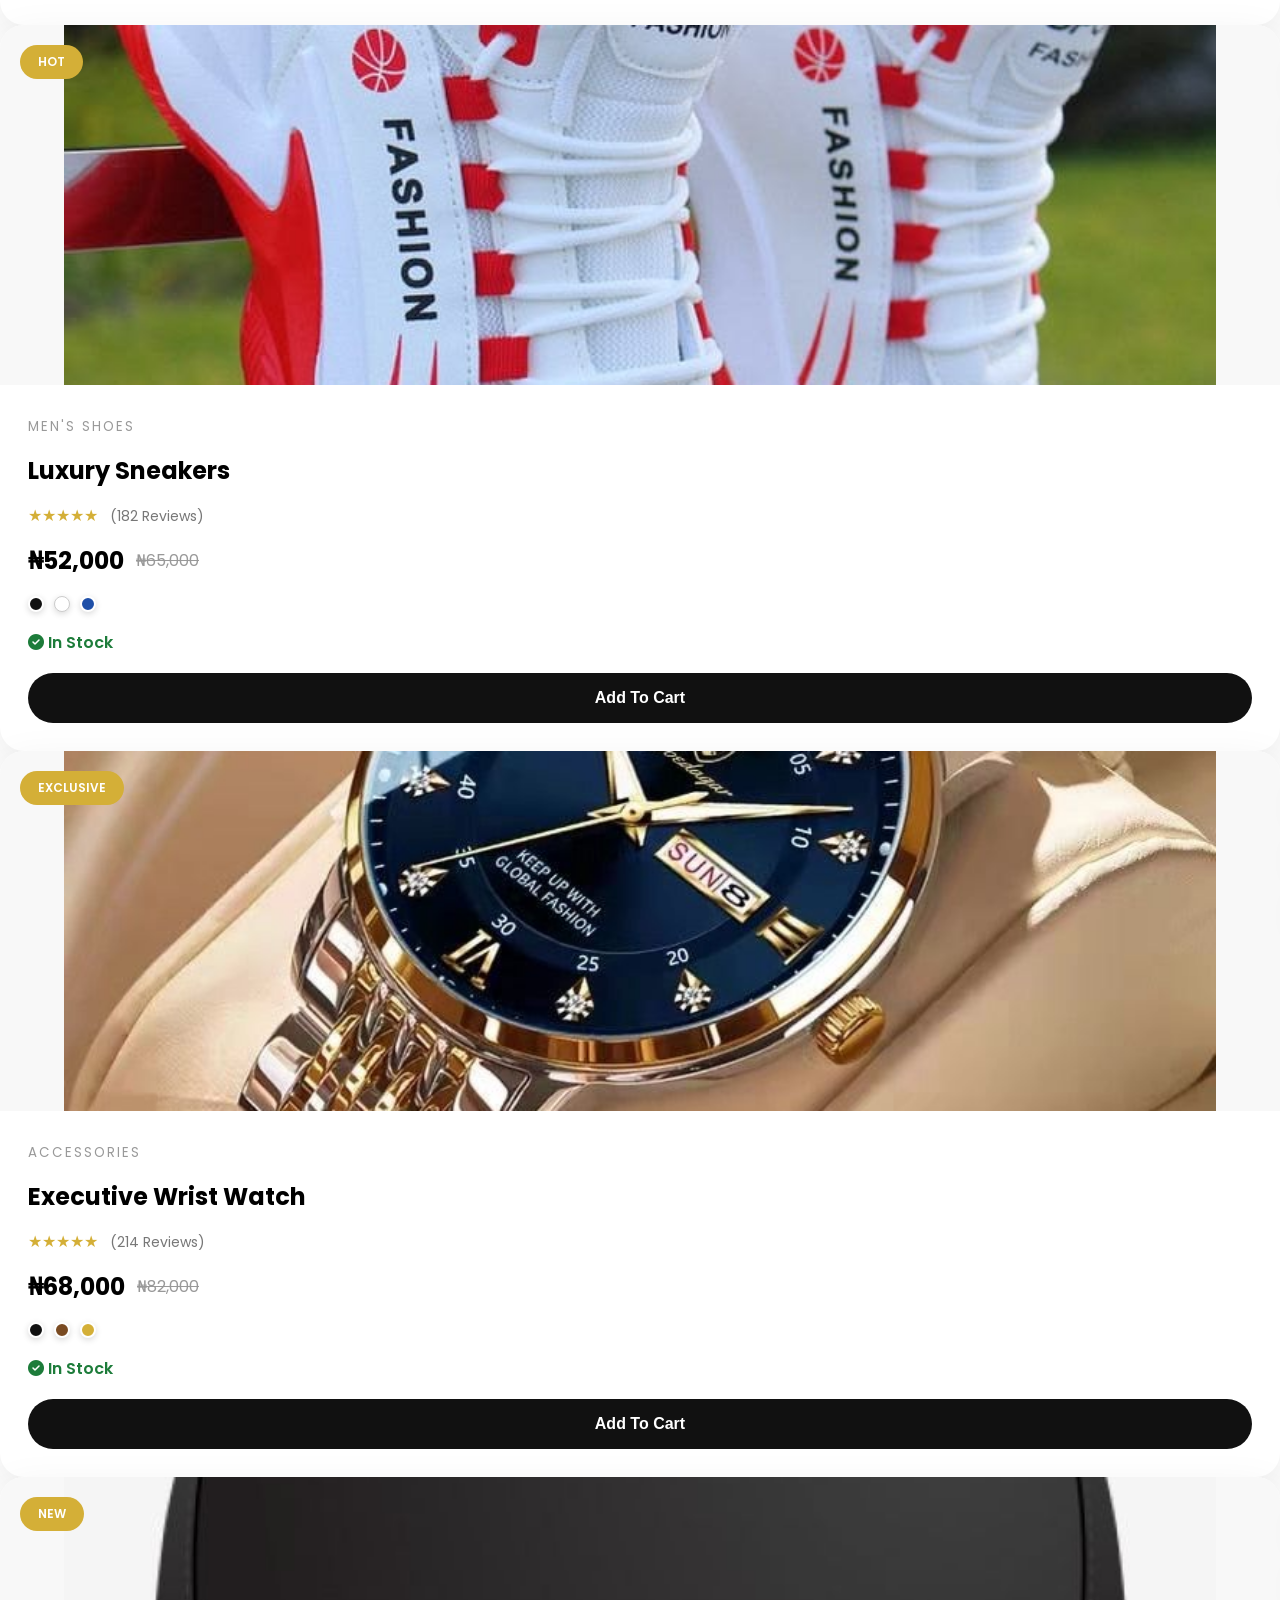
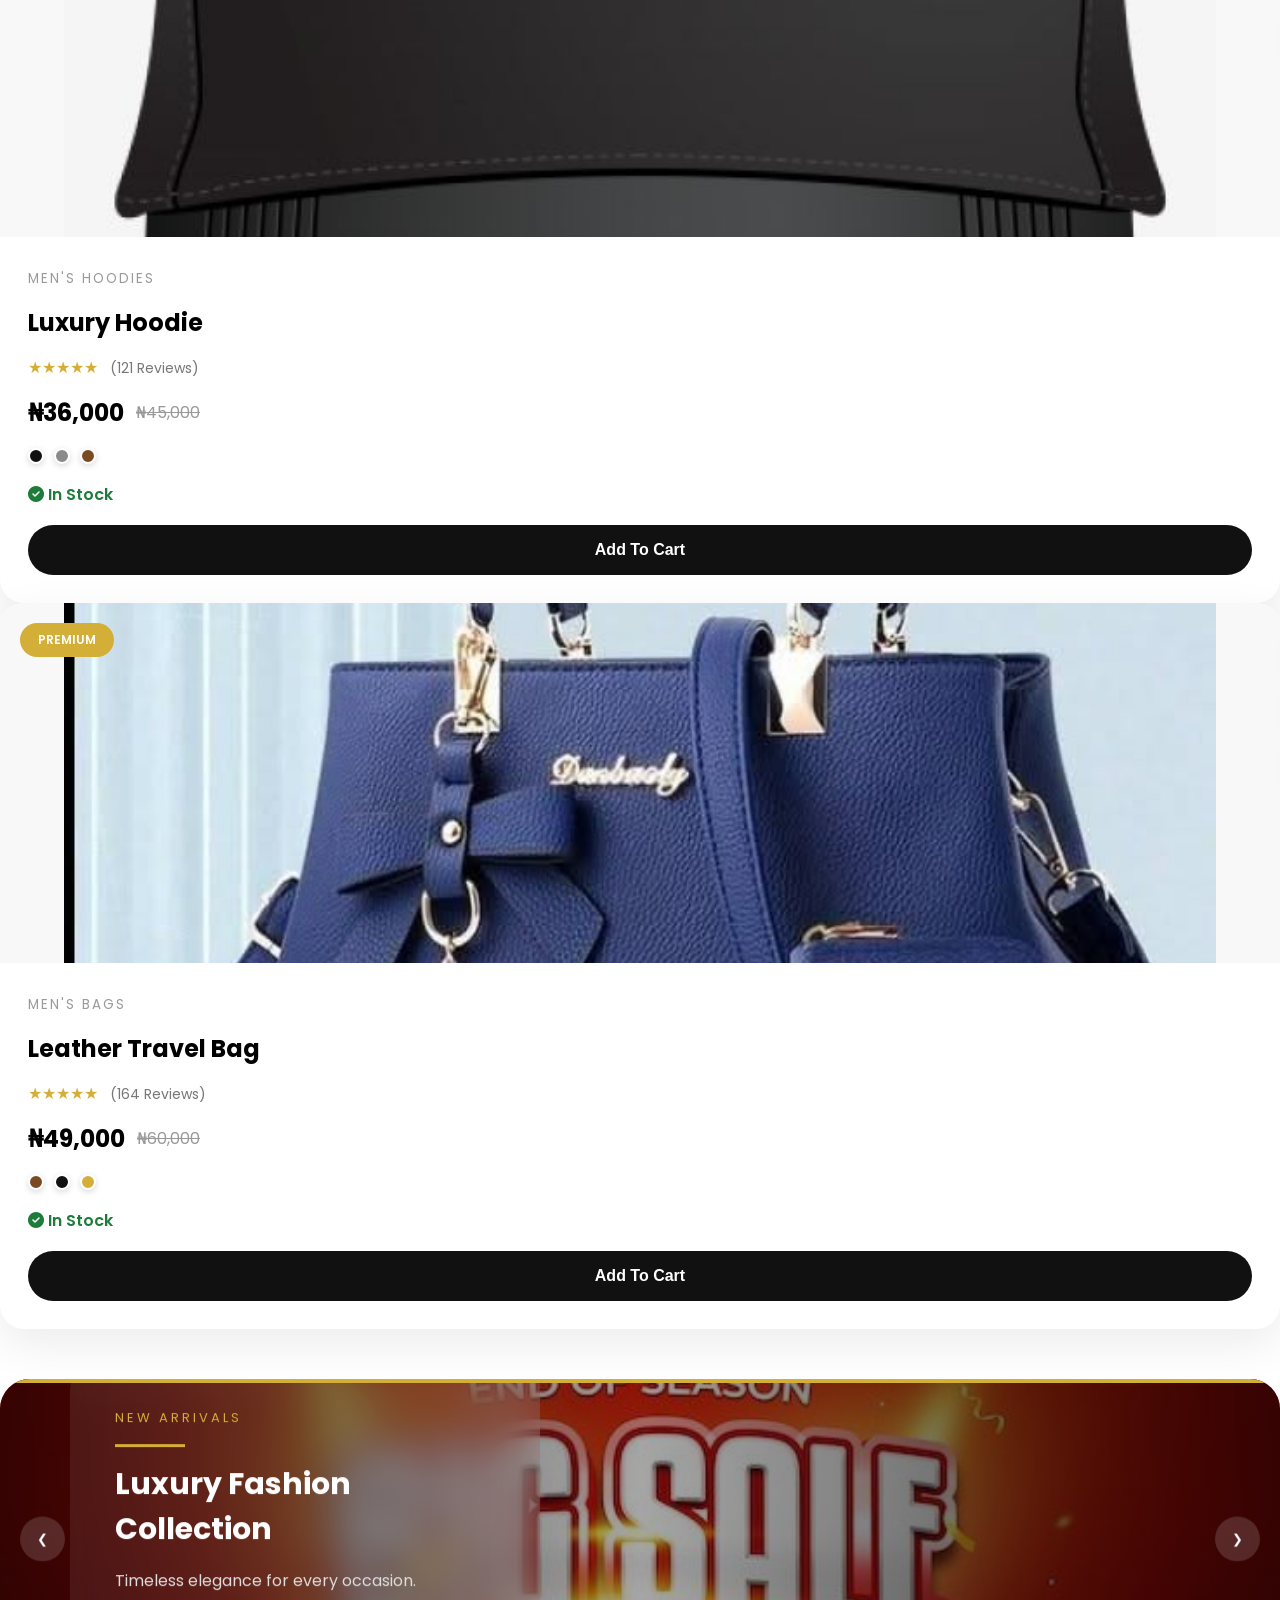
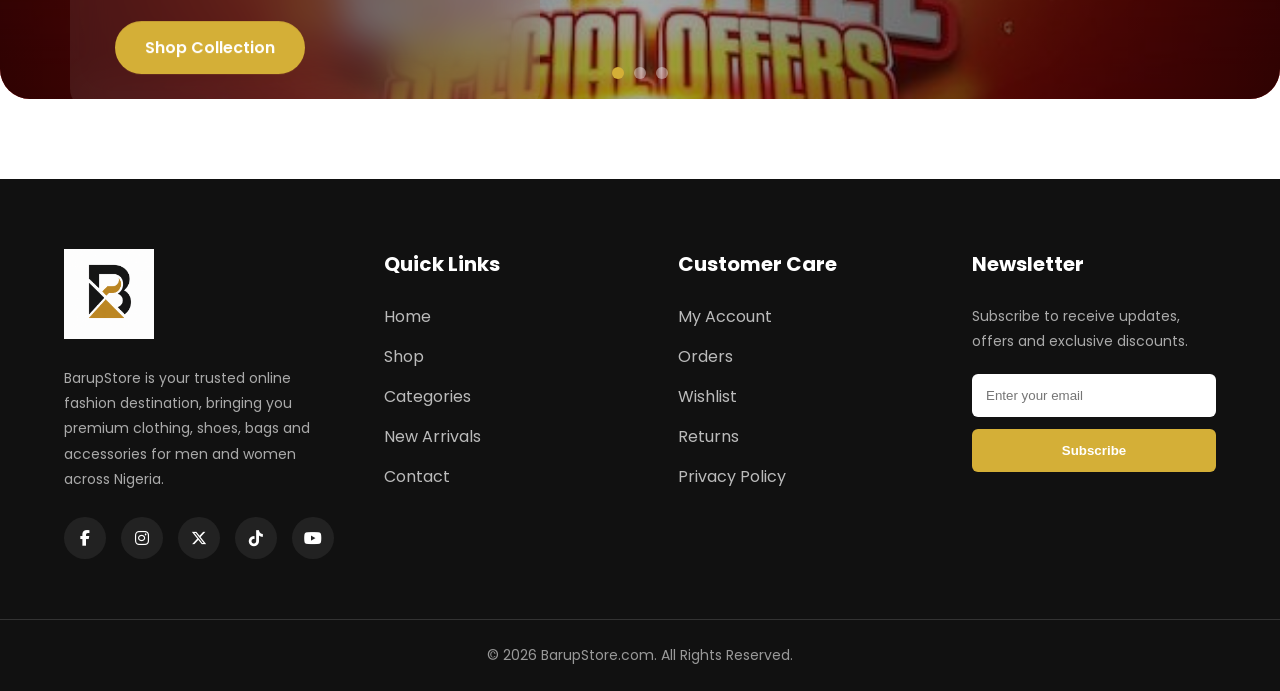
<file: men.html>
<!DOCTYPE html>
<html lang="en">

<head>

    <meta charset="UTF-8">

    <meta name="viewport"
        content="width=device-width, initial-scale=1.0">

    <title>Men's Collection | BarupStore</title>
    <link rel="icon" href="images/logo.png">

    <!-- Google Font -->

    <link rel="preconnect" href="https://fonts.googleapis.com">

    <link href="https://fonts.googleapis.com/css2?family=Poppins:wght@300;400;500;600;700;800&display=swap" rel="stylesheet">

    <!-- Font Awesome -->

    <link rel="stylesheet"
        href="https://cdnjs.cloudflare.com/ajax/libs/font-awesome/6.7.2/css/all.min.css">

    <!-- CSS -->

    <link rel="stylesheet" href="css/style.css">

    <link rel="stylesheet" href="css/responsive.css">
<link rel="preconnect" href="https://fonts.googleapis.com">
<link href="https://fonts.googleapis.com/css2?family=Poppins:wght@300;400;500;600;700&display=swap" rel="stylesheet">

<link rel="stylesheet"
href="https://cdnjs.cloudflare.com/ajax/libs/font-awesome/6.7.2/css/all.min.css">

</head>

<body>

<!-- Top Bar -->

<div class="top-bar">

<div class="container">

<p>🚚 Free Delivery on Orders Above ₦50,000</p>

<div class="top-links">

<a href="#">Track Order</a>

<a href="#">Help</a>

</div>

</div>

</div>

<!-- Header -->

<header>

<div class="container nav">

<div class="logo">

    <a href="index.html">

        <img src="images/logo.png" alt="BarupStore Logo">

        <div class="logo-text">

            <h2>
                <span class="barup">Barup</span><span class="store">Store</span>
            </h2>

            <p>Luxury Fashion</p>

        </div>

    </a>

</div>

<nav>

<ul class="nav-links">

<li><a href="./index.html" class="active">Home</a></li>

<li><a href="./men.html">Men</a></li>

<li><a href="./women.html">Women</a></li>

<li><a href="./accessories.html">Accessories</a></li>

<li><a href="./shop.html">Shop</a></li>

<li><a href="./blog.html">Blog</a></li>

<li><a href="./contact.html">Contact</a></li>

</ul>

</nav>

<div class="icons">

<i class="fa-solid fa-magnifying-glass"></i>

<i class="fa-regular fa-heart"></i>

<div class="cart">

<i class="fa-solid fa-cart-shopping"></i>

<span>3</span>

</div>

<i class="fa-regular fa-user"></i>

</div>

<div class="menu-btn">

<i class="fa-solid fa-bars"></i>

</div>

</div>

</header>








<!--==========================
MEN HERO
===========================-->

<section class="men-hero">

    <div class="hero-overlay"></div>

    <div class="hero-container">

        <div class="hero-left">

            <span class="hero-tag">

                BARUPSTORE MEN

            </span>

            <h1>

                Premium Fashion<br>

                For Modern Gentlemen

            </h1>

            <p>

                Discover luxury jackets, shirts,
                shoes, watches and accessories
                carefully selected for today's man.

            </p>

            <div class="hero-buttons">

                <a href="#" class="shop-btn">

                    Shop Collection

                </a>

                <a href="#" class="lookbook-btn">

                    View Lookbook

                </a>

            </div>

        </div>

    </div>

</section>








<!--====================
LUXURY FILTER BAR
=====================-->

<section class="filter-section">

    <div class="filter-container">

        <!-- Search -->

        <div class="search-box">

            <i class="fa-solid fa-magnifying-glass"></i>

            <input
                type="text"
                placeholder="Search premium products...">

        </div>

        <!-- Categories -->

        <div class="filter-group">

            <h4>Category</h4>

            <div class="chips">

                <button class="chip active">All</button>

                <button class="chip">Jackets</button>

                <button class="chip">Shirts</button>

                <button class="chip">Shoes</button>

                <button class="chip">Watches</button>

                <button class="chip">Accessories</button>

            </div>

        </div>

        <!-- Sizes -->

        <div class="filter-group">

            <h4>Size</h4>

            <div class="sizes">

                <button>S</button>

                <button>M</button>

                <button>L</button>

                <button>XL</button>

                <button>XXL</button>

            </div>

        </div>

        <!-- Colors -->

        <div class="filter-group">

            <h4>Color</h4>

            <div class="colors">

                <span style="background:#000"></span>

                <span style="background:#fff;border:1px solid #ddd"></span>

                <span style="background:#6B4F2A"></span>

                <span style="background:#1f4ba5"></span>

                <span style="background:#8B0000"></span>

                <span style="background:#d4af37"></span>

            </div>

        </div>

        <!-- Price -->

        <div class="filter-group">

            <h4>Price Range</h4>

            <input
                type="range"
                min="0"
                max="500000"
                value="150000"
                class="price-slider">

        </div>

        <!-- Sort -->

        <div class="bottom-filter">

            <div class="sort-box">

                <select>

                    <option>Newest</option>

                    <option>Best Selling</option>

                    <option>Price Low - High</option>

                    <option>Price High - Low</option>

                </select>

            </div>

            <div class="product-count">

                128 Premium Products

            </div>

        </div>

    </div>

</section>








<!--====================
PRODUCT CARD
=====================-->

<div class="luxury-card">

    <span class="badge new">
        NEW
    </span>

    <div class="card-icons">

        <a href="#">
            <i class="fa-regular fa-heart"></i>
        </a>

        <a href="#">
            <i class="fa-regular fa-eye"></i>
        </a>

        <a href="#">
            <i class="fa-solid fa-code-compare"></i>
        </a>

    </div>

    <div class="product-image">

        <img src="images/products/product2.jpg">

    </div>

    <div class="product-details">

        <small>
            MEN'S COLLECTION
        </small>

        <h3>
            Premium Leather Jacket
        </h3>

        <div class="rating">

            ★★★★★

            <span>(148 Reviews)</span>

        </div>

        <div class="price">

            <strong>₦45,000</strong>

            <del>₦65,000</del>

        </div>

        <div class="colors">

            <span class="black"></span>

            <span class="brown"></span>

            <span class="blue"></span>

        </div>

        <div class="stock">

            <i class="fa-solid fa-circle-check"></i>

            In Stock

        </div>

        <button>

            Add To Cart

        </button>

    </div>

</div>










<div class="luxury-card">

    <span class="badge">
        SALE
    </span>

    <div class="card-icons">

        <a href="#"><i class="fa-regular fa-heart"></i></a>

        <a href="#"><i class="fa-regular fa-eye"></i></a>

        <a href="#"><i class="fa-solid fa-code-compare"></i></a>

    </div>

    <div class="product-image">

        <img src="images/products/product1.jpg" alt="Premium Oxford Shirt">

    </div>

    <div class="product-details">

        <small>MEN'S SHIRTS</small>

        <h3>Premium Oxford Shirt</h3>

        <div class="rating">
            ★★★★★ <span>(96 Reviews)</span>
        </div>

        <div class="price">
            <strong>₦28,000</strong>
            <del>₦35,000</del>
        </div>

        <div class="colors">
            <span class="white"></span>
            <span class="blue"></span>
            <span class="black"></span>
        </div>

        <div class="stock">
            <i class="fa-solid fa-circle-check"></i>
            In Stock
        </div>

        <button>Add To Cart</button>

    </div>

</div>



<div class="luxury-card">

    <span class="badge">
        HOT
    </span>

    <div class="card-icons">

        <a href="#"><i class="fa-regular fa-heart"></i></a>

        <a href="#"><i class="fa-regular fa-eye"></i></a>

        <a href="#"><i class="fa-solid fa-code-compare"></i></a>

    </div>

    <div class="product-image">

        <img src="images/products/product4.jpg" alt="Luxury Sneakers">

    </div>

    <div class="product-details">

        <small>MEN'S SHOES</small>

        <h3>Luxury Sneakers</h3>

        <div class="rating">
            ★★★★★ <span>(182 Reviews)</span>
        </div>

        <div class="price">
            <strong>₦52,000</strong>
            <del>₦65,000</del>
        </div>

        <div class="colors">
            <span class="black"></span>
            <span class="white"></span>
            <span class="blue"></span>
        </div>

        <div class="stock">
            <i class="fa-solid fa-circle-check"></i>
            In Stock
        </div>

        <button>Add To Cart</button>

    </div>

</div>






<div class="luxury-card">

    <span class="badge">
        EXCLUSIVE
    </span>

    <div class="card-icons">

        <a href="#"><i class="fa-regular fa-heart"></i></a>

        <a href="#"><i class="fa-regular fa-eye"></i></a>

        <a href="#"><i class="fa-solid fa-code-compare"></i></a>

    </div>

    <div class="product-image">

        <img src="images/products/watch.jpg" alt="Executive Wrist Watch">

    </div>

    <div class="product-details">

        <small>ACCESSORIES</small>

        <h3>Executive Wrist Watch</h3>

        <div class="rating">
            ★★★★★ <span>(214 Reviews)</span>
        </div>

        <div class="price">
            <strong>₦68,000</strong>
            <del>₦82,000</del>
        </div>

        <div class="colors">
            <span class="black"></span>
            <span class="brown"></span>
            <span class="gold"></span>
        </div>

        <div class="stock">
            <i class="fa-solid fa-circle-check"></i>
            In Stock
        </div>

        <button>Add To Cart</button>

    </div>

</div>






<div class="luxury-card">

    <span class="badge">
        NEW
    </span>

    <div class="card-icons">

        <a href="#"><i class="fa-regular fa-heart"></i></a>

        <a href="#"><i class="fa-regular fa-eye"></i></a>

        <a href="#"><i class="fa-solid fa-code-compare"></i></a>

    </div>

    <div class="product-image">

        <img src="images/products/cap.jpg" alt="Luxury Hoodie">

    </div>

    <div class="product-details">

        <small>MEN'S HOODIES</small>

        <h3>Luxury Hoodie</h3>

        <div class="rating">
            ★★★★★ <span>(121 Reviews)</span>
        </div>

        <div class="price">
            <strong>₦36,000</strong>
            <del>₦45,000</del>
        </div>

        <div class="colors">
            <span class="black"></span>
            <span class="gray"></span>
            <span class="brown"></span>
        </div>

        <div class="stock">
            <i class="fa-solid fa-circle-check"></i>
            In Stock
        </div>

        <button>Add To Cart</button>

    </div>

</div>


<div class="luxury-card">

    <span class="badge">
        PREMIUM
    </span>

    <div class="card-icons">

        <a href="#"><i class="fa-regular fa-heart"></i></a>

        <a href="#"><i class="fa-regular fa-eye"></i></a>

        <a href="#"><i class="fa-solid fa-code-compare"></i></a>

    </div>

    <div class="product-image">

        <img src="images/products/bags.jpg" alt="Leather Travel Bag">

    </div>

    <div class="product-details">

        <small>MEN'S BAGS</small>

        <h3>Leather Travel Bag</h3>

        <div class="rating">
            ★★★★★ <span>(164 Reviews)</span>
        </div>

        <div class="price">
            <strong>₦49,000</strong>
            <del>₦60,000</del>
        </div>

        <div class="colors">
            <span class="brown"></span>
            <span class="black"></span>
            <span class="gold"></span>
        </div>

        <div class="stock">
            <i class="fa-solid fa-circle-check"></i>
            In Stock
        </div>

        <button>Add To Cart</button>

    </div>

</div>










<!--====================
PREMIUM SLIM CAMPAIGN
=====================-->

<section class="campaign-slider">

    <!-- Progress Bar -->
    <div class="campaign-progress"></div>

    <div class="campaign-slide active"
        style="background-image:url(images/products/ad1.jpg);">

        <div class="campaign-overlay"></div>

        <div class="campaign-content">

            <span>NEW ARRIVALS</span>

            <div class="gold-line"></div>

            <h2>Luxury Fashion Collection</h2>

            <p>
                Timeless elegance for every occasion.
            </p>

            <a href="#">Shop Collection</a>

        </div>

    </div>

    <div class="campaign-slide"
        style="background-image:url(images/products/ad2.jpg);">

        <div class="campaign-overlay"></div>

        <div class="campaign-content">

            <span>LIMITED OFFER</span>

            <div class="gold-line"></div>

            <h2>Save Up To 50%</h2>

            <p>
                Premium quality at unbeatable prices.
            </p>

            <a href="#">Explore Sale</a>

        </div>

    </div>

    <div class="campaign-slide"
        style="background-image:url(images/products/ad3.jpg);">

        <div class="campaign-overlay"></div>

        <div class="campaign-content">

            <span>ACCESSORIES</span>

            <div class="gold-line"></div>

            <h2>Complete Your Style</h2>

            <p>
                Watches, bags and shoes you'll love.
            </p>

            <a href="#">View More</a>

        </div>

    </div>

    <button class="campaign-prev">
        &#10094;
    </button>

    <button class="campaign-next">
        &#10095;
    </button>

    <div class="campaign-dots">

        <span class="campaign-dot active"></span>
        <span class="campaign-dot"></span>
        <span class="campaign-dot"></span>

    </div>

</section>



















<!--====================
FOOTER
=====================-->

<footer class="footer">

    <div class="container footer-container">

        <!-- Company -->
        <div class="footer-box">

            <img src="images/logo.png" alt="BarupStore Logo" class="footer-logo">

            <p>
                BarupStore is your trusted online fashion destination,
                bringing you premium clothing, shoes, bags and accessories
                for men and women across Nigeria.
            </p>

            <div class="social-links">

                <a href="#"><i class="fab fa-facebook-f"></i></a>

                <a href="#"><i class="fab fa-instagram"></i></a>

                <a href="#"><i class="fab fa-x-twitter"></i></a>

                <a href="#"><i class="fab fa-tiktok"></i></a>

                <a href="#"><i class="fab fa-youtube"></i></a>

            </div>

        </div>

        <!-- Quick Links -->

        <div class="footer-box">

            <h3>Quick Links</h3>

            <ul>

                <li><a href="#">Home</a></li>

                <li><a href="#">Shop</a></li>

                <li><a href="#">Categories</a></li>

                <li><a href="#">New Arrivals</a></li>

                <li><a href="#">Contact</a></li>

            </ul>

        </div>

        <!-- Customer -->

        <div class="footer-box">

            <h3>Customer Care</h3>

            <ul>

                <li><a href="#">My Account</a></li>

                <li><a href="#">Orders</a></li>

                <li><a href="#">Wishlist</a></li>

                <li><a href="#">Returns</a></li>

                <li><a href="#">Privacy Policy</a></li>

            </ul>

        </div>

        <!-- Newsletter -->

        <div class="footer-box">

            <h3>Newsletter</h3>

            <p>
                Subscribe to receive updates, offers and exclusive discounts.
            </p>

            <form class="newsletter">

                <input
                    type="email"
                    placeholder="Enter your email"
                    required
                >

                <button type="submit">

                    Subscribe

                </button>

            </form>

        </div>

    </div>

    <div class="footer-bottom">

        <div class="container">

            <p>

                © 2026 BarupStore.com. All Rights Reserved.

            </p>

        </div>

    </div>

</footer>
<script src="js/script.js"></script>

<script>
    


/*====================
SLIM CAMPAIGN
=====================*/

const campaignSlides = document.querySelectorAll(".campaign-slide");
const campaignDots = document.querySelectorAll(".campaign-dot");

let campaignIndex = 0;

function showCampaign(index){

campaignSlides.forEach(slide=>slide.classList.remove("active"));
campaignDots.forEach(dot=>dot.classList.remove("active"));

campaignSlides[index].classList.add("active");
campaignDots[index].classList.add("active");

}

function nextCampaign(){

campaignIndex++;

if(campaignIndex>=campaignSlides.length){

campaignIndex=0;

}

showCampaign(campaignIndex);

}

setInterval(nextCampaign,6000);

document.querySelector(".campaign-next").onclick=nextCampaign;

document.querySelector(".campaign-prev").onclick=()=>{

campaignIndex--;

if(campaignIndex<0){

campaignIndex=campaignSlides.length-1;

}

showCampaign(campaignIndex);

};

campaignDots.forEach((dot,index)=>{

dot.onclick=()=>{

campaignIndex=index;

showCampaign(index);

};

});






</script>
<script src="js/script.js"></script>

</body>
</html>
</file>
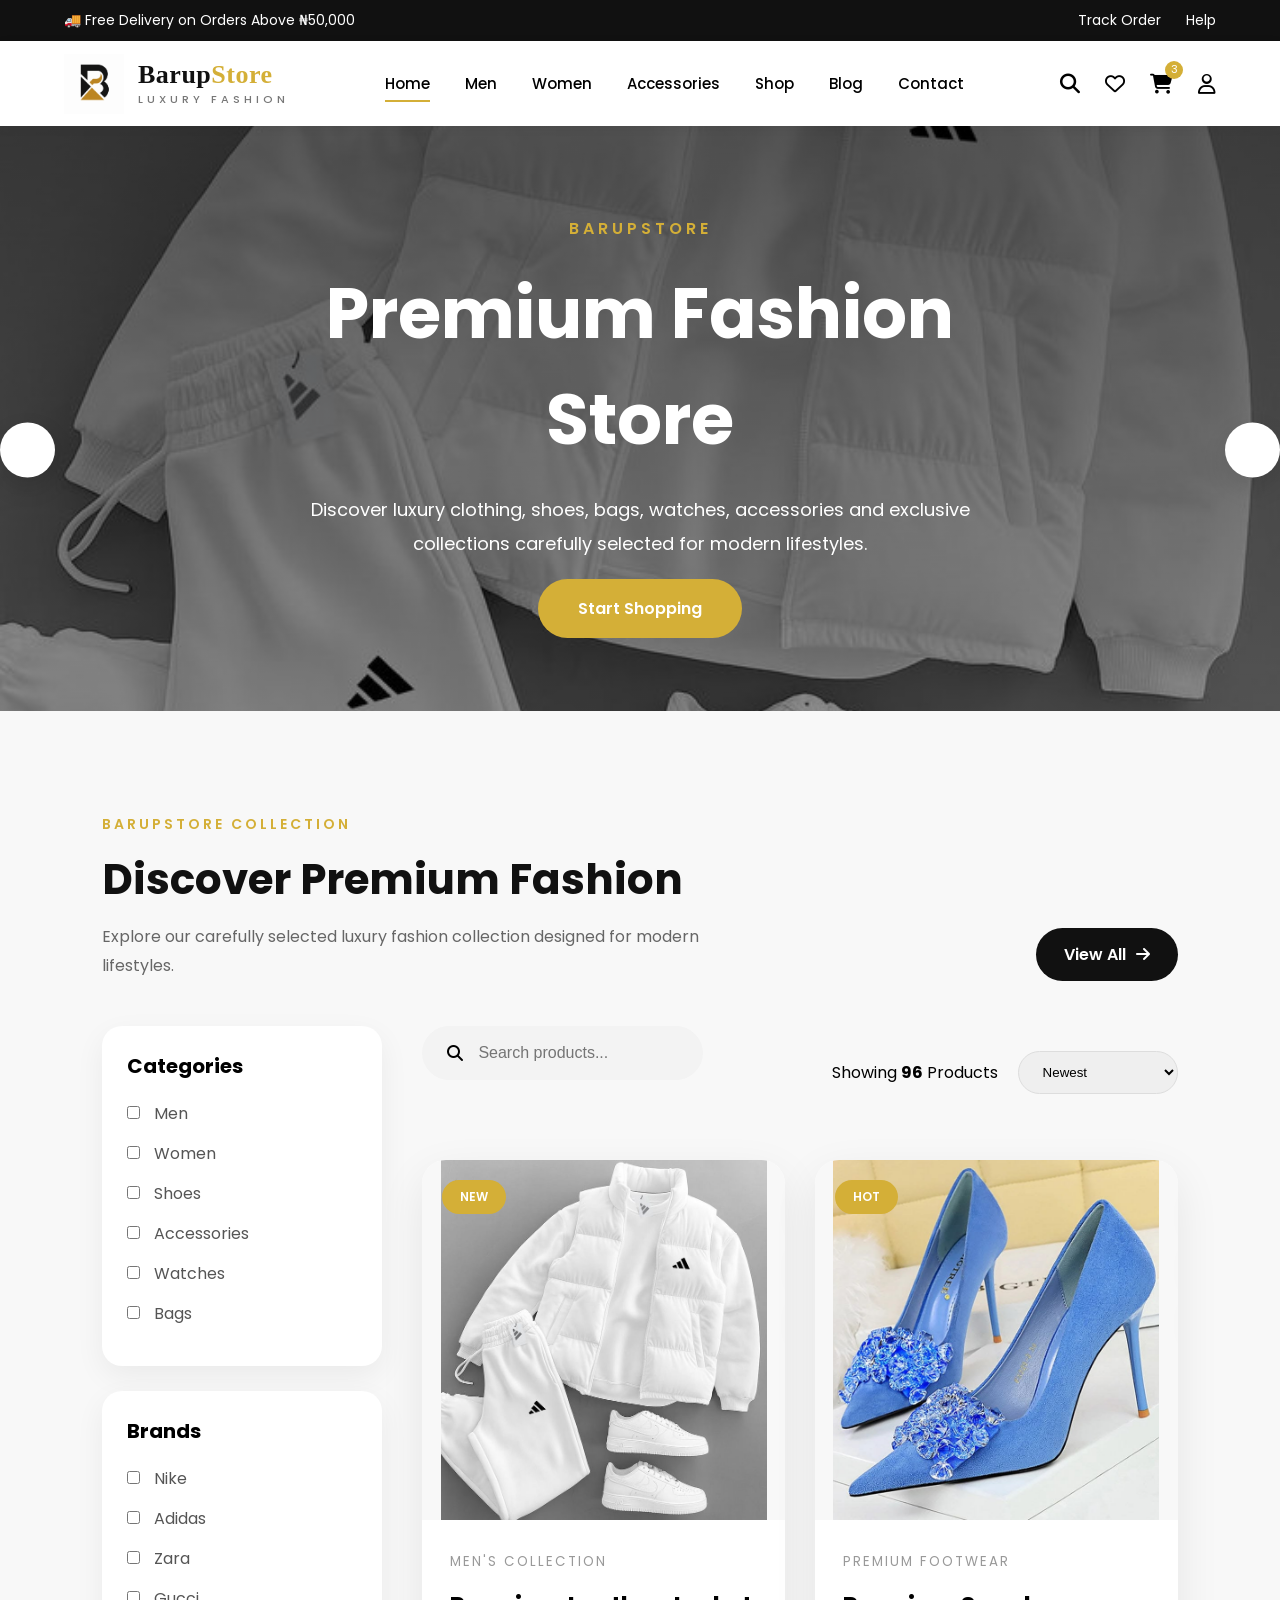
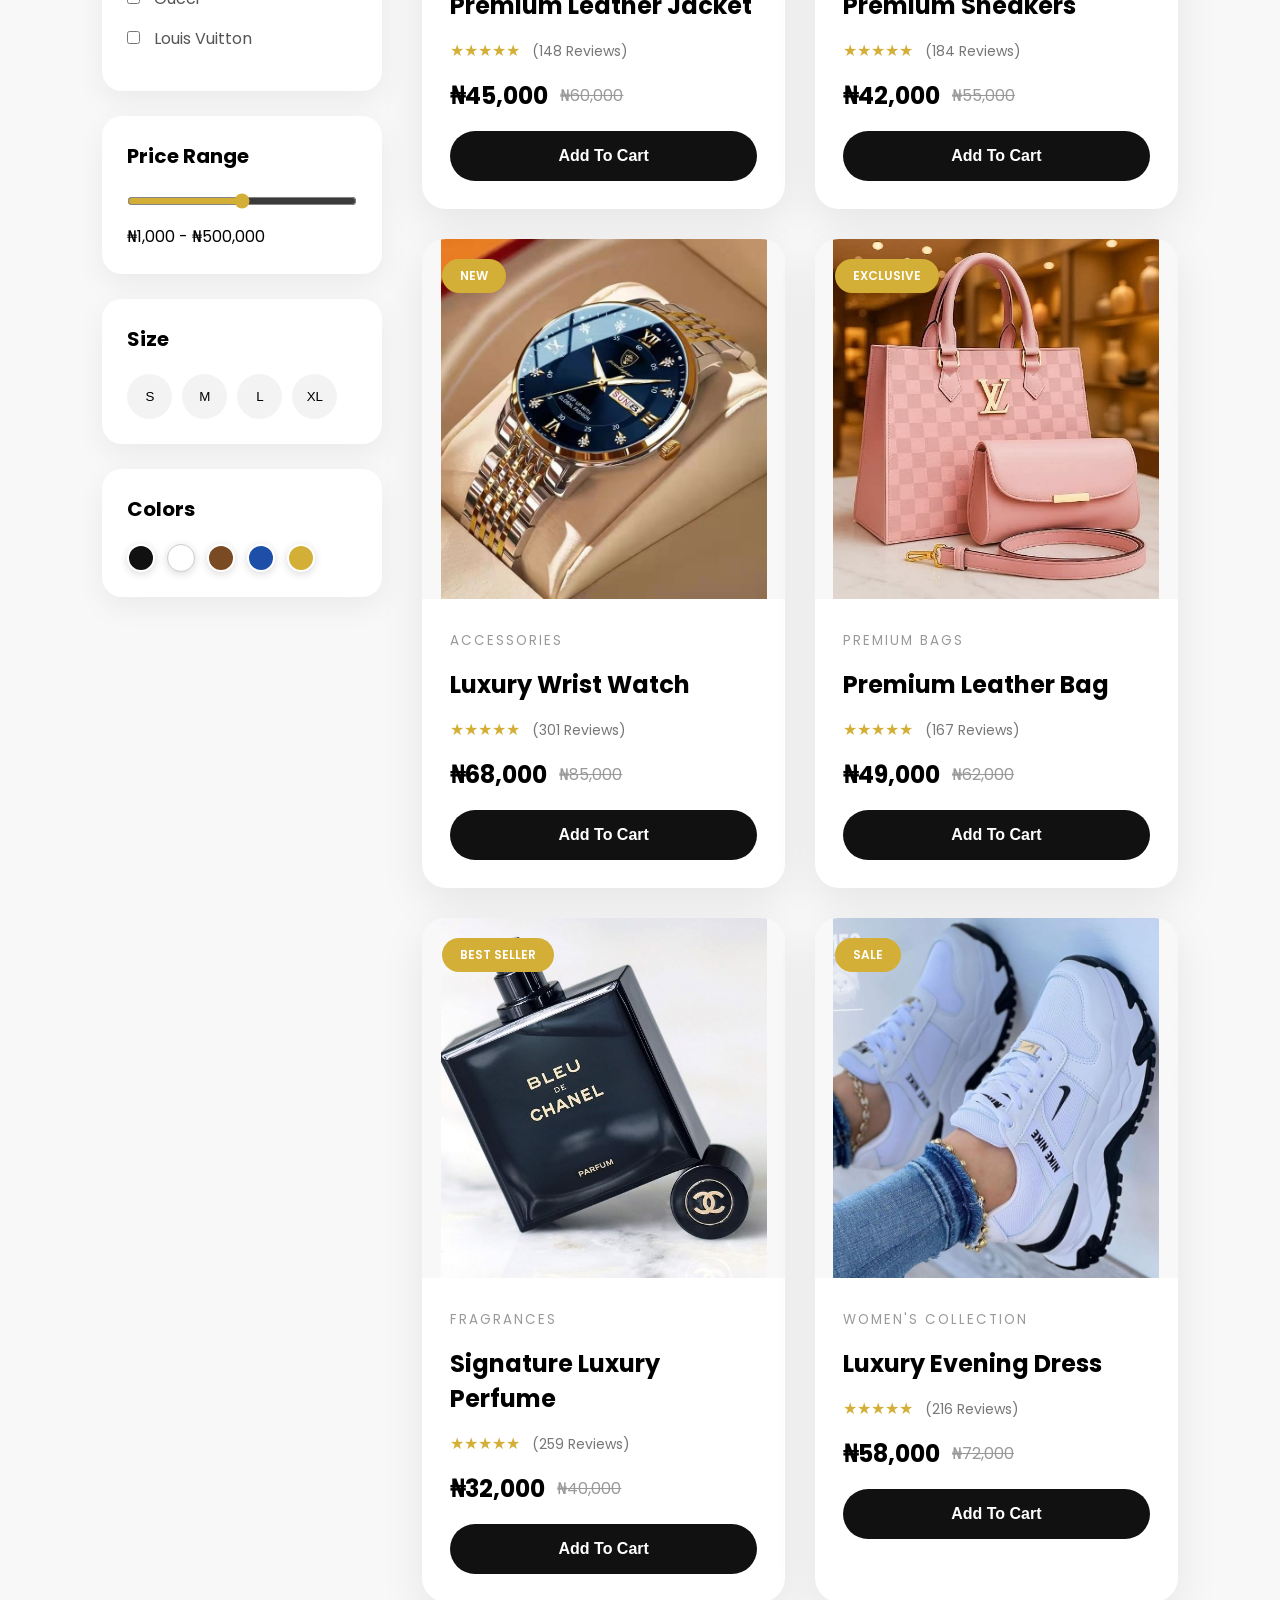
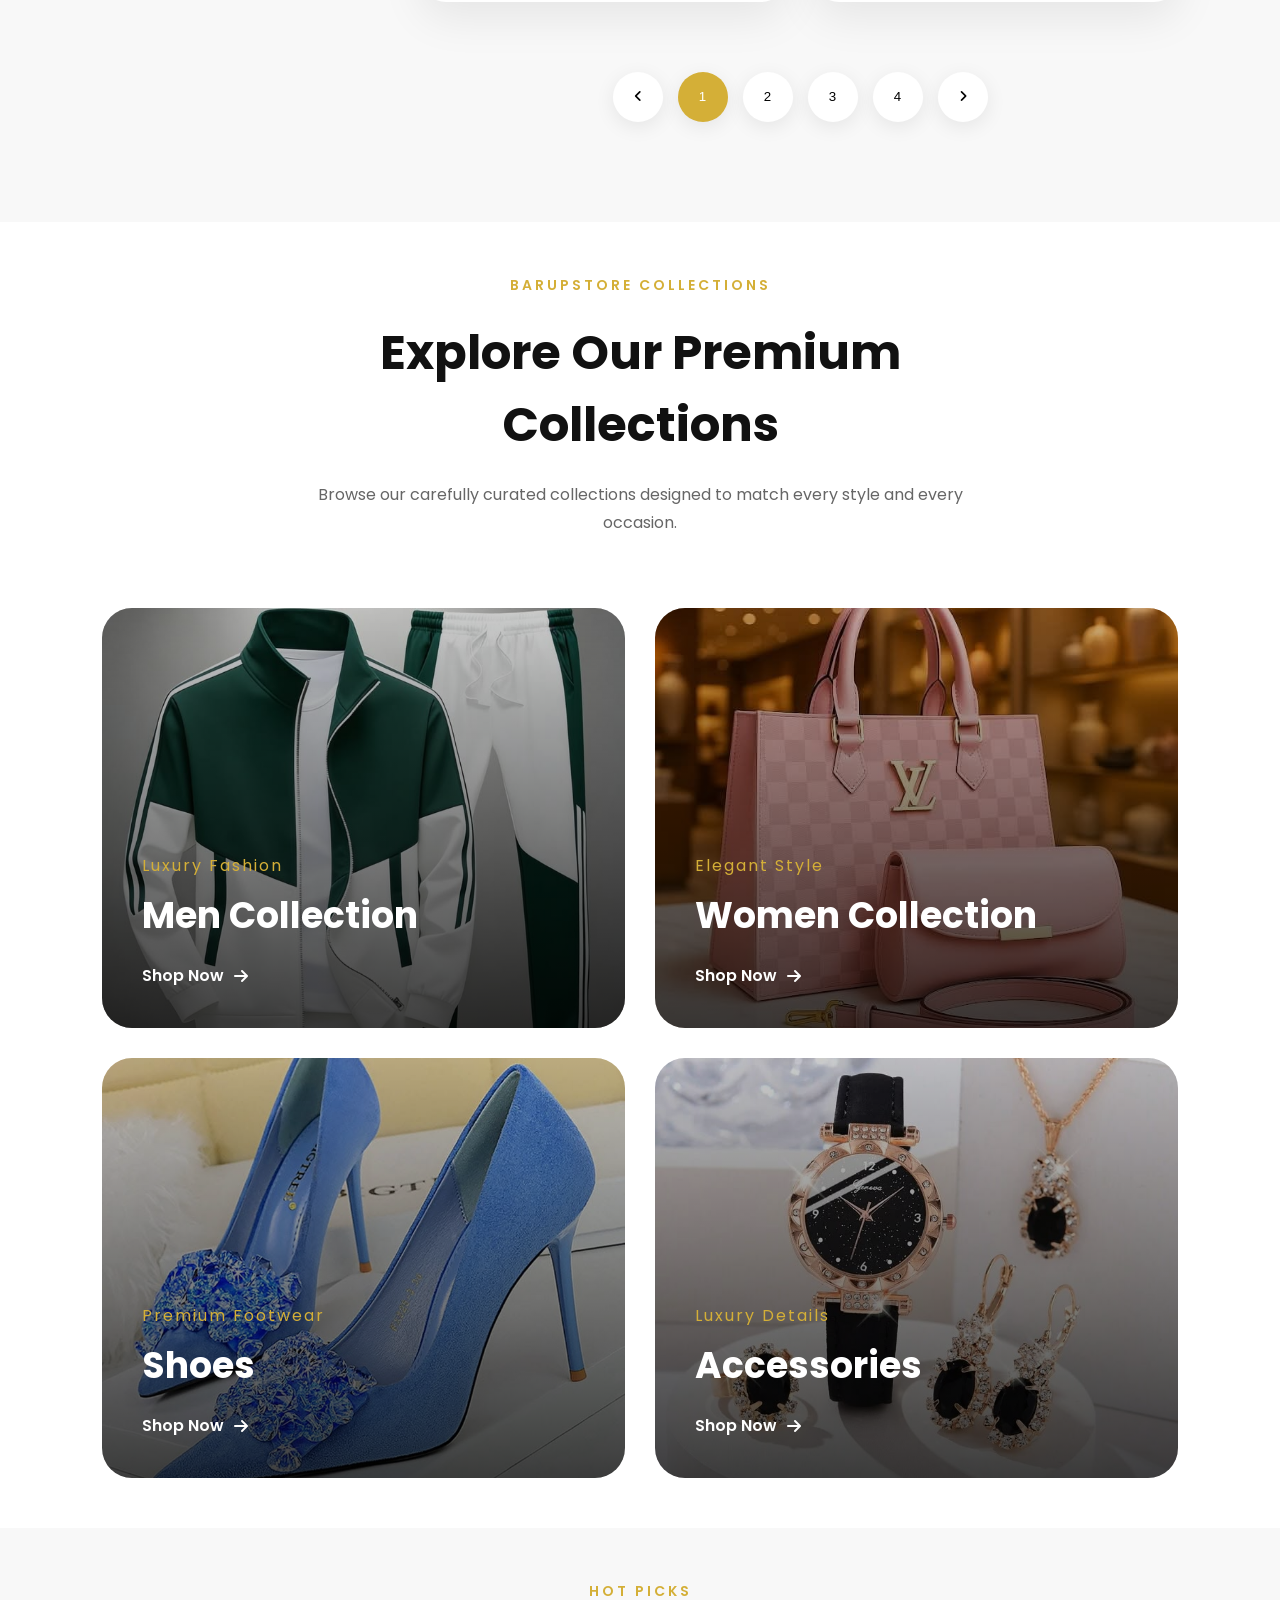
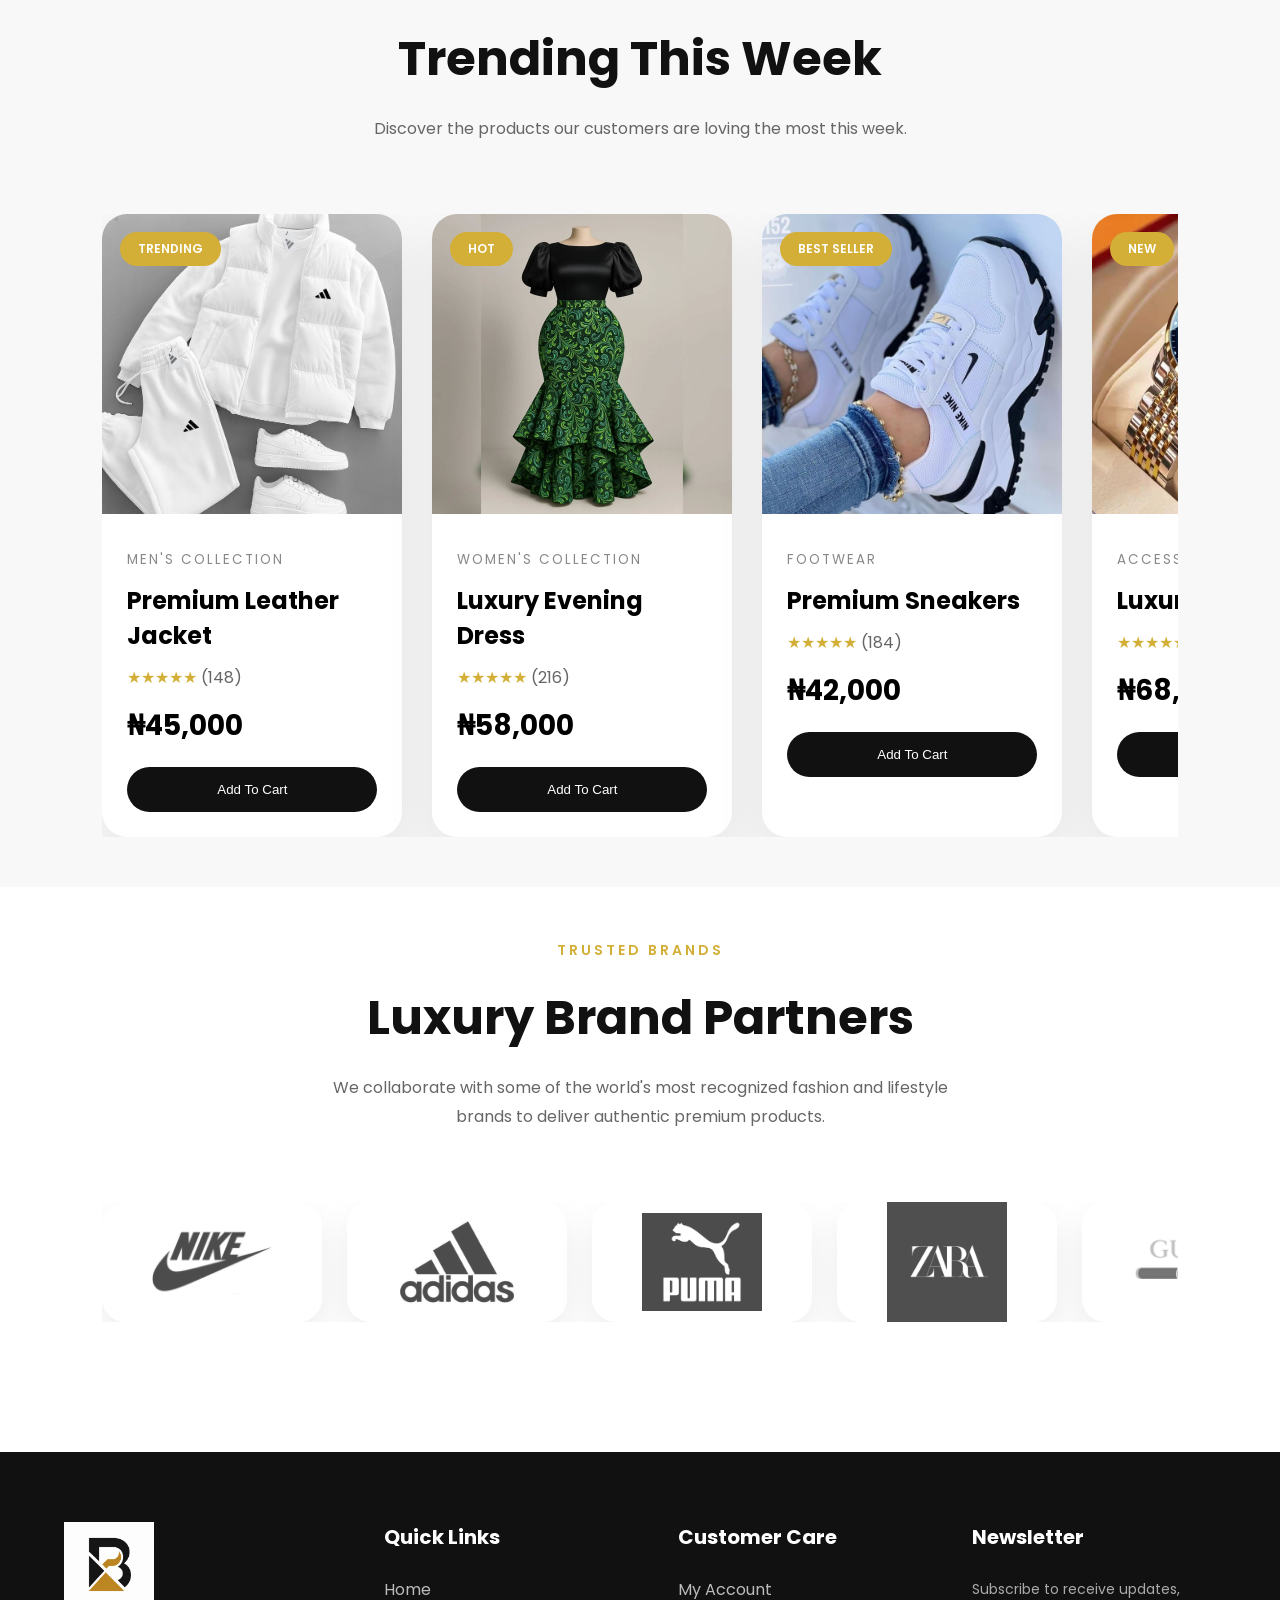
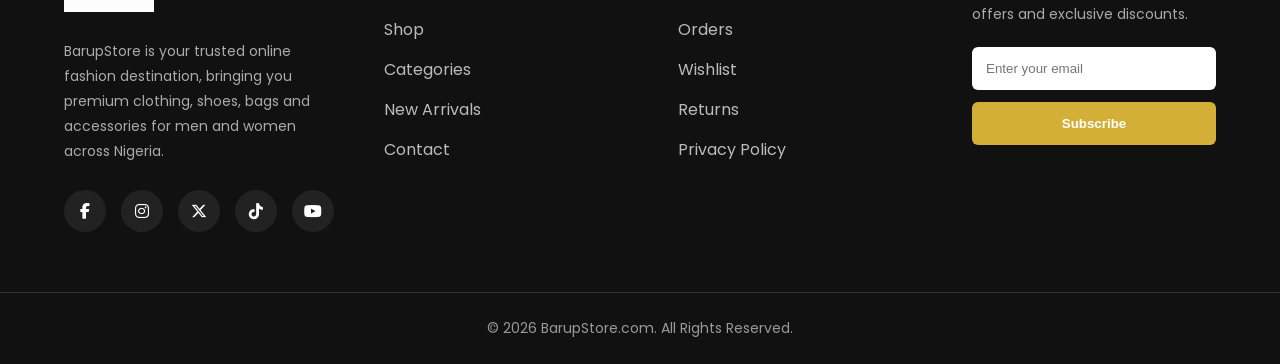
<file: shop.html>
<!DOCTYPE html>
<html lang="en">
<head>

<meta charset="UTF-8">
<meta name="viewport" content="width=device-width, initial-scale=1.0">

<title>BarupStore | Fashion For Everyone</title>
    <link rel="icon" href="images/logo.png">

<link rel="stylesheet" href="css/style.css">
<link rel="stylesheet" href="css/responsive.css">

<link rel="preconnect" href="https://fonts.googleapis.com">
<link href="https://fonts.googleapis.com/css2?family=Poppins:wght@300;400;500;600;700&display=swap" rel="stylesheet">

<link rel="stylesheet"
href="https://cdnjs.cloudflare.com/ajax/libs/font-awesome/6.7.2/css/all.min.css">

</head>

<body>

<!-- Top Bar -->

<div class="top-bar">

<div class="container">

<p>🚚 Free Delivery on Orders Above ₦50,000</p>

<div class="top-links">

<a href="#">Track Order</a>

<a href="#">Help</a>

</div>

</div>

</div>

<!-- Header -->

<header>

<div class="container nav">

<div class="logo">

    <a href="index.html">

        <img src="images/logo.png" alt="BarupStore Logo">

        <div class="logo-text">

            <h2>
                <span class="barup">Barup</span><span class="store">Store</span>
            </h2>

            <p>Luxury Fashion</p>

        </div>

    </a>

</div>

<nav>

<ul class="nav-links">

<li><a href="./index.html" class="active">Home</a></li>

<li><a href="./men.html">Men</a></li>

<li><a href="./women.html">Women</a></li>

<li><a href="./accessories.html">Accessories</a></li>

<li><a href="./shop.html">Shop</a></li>

<li><a href="./blog.html">Blog</a></li>

<li><a href="./contact.html">Contact</a></li>

</ul>

</nav>

<div class="icons">

<i class="fa-solid fa-magnifying-glass"></i>

<i class="fa-regular fa-heart"></i>

<div class="cart">

<i class="fa-solid fa-cart-shopping"></i>

<span>3</span>

</div>

<i class="fa-regular fa-user"></i>

</div>

<div class="menu-btn">

<i class="fa-solid fa-bars"></i>

</div>

</div>

</header>







<!--=================================
SHOP HERO
==================================-->

<section class="shop-hero">

    <div class="hero-overlay"></div>

    <div class="shop-hero-content">

        <span>BARUPSTORE</span>

        <h1>Premium Fashion Store</h1>

        <p>
            Discover luxury clothing, shoes, bags, watches,
            accessories and exclusive collections carefully
            selected for modern lifestyles.
        </p>

        <a href="#products" class="shop-btn">

            Start Shopping

        </a>

    </div>

</section>







<!--=================================
SHOP SECTION
==================================-->

<section class="shop-section" id="products">

<div class="products-heading">

    <div>

        <span>BARUPSTORE COLLECTION</span>

        <h2>Discover Premium Fashion</h2>

        <p>
            Explore our carefully selected luxury fashion collection
            designed for modern lifestyles.
        </p>

    </div>

    <a href="#" class="view-all">

        View All

        <i class="fa-solid fa-arrow-right"></i>

    </a>

</div>
    <div class="shop-container">

        <!--====================
        SIDEBAR
        =====================-->

        <aside class="shop-sidebar">

            <div class="sidebar-card">

                <h3>Categories</h3>

                <ul>

                    <li><label><input type="checkbox"> Men</label></li>

                    <li><label><input type="checkbox"> Women</label></li>

                    <li><label><input type="checkbox"> Shoes</label></li>

                    <li><label><input type="checkbox"> Accessories</label></li>

                    <li><label><input type="checkbox"> Watches</label></li>

                    <li><label><input type="checkbox"> Bags</label></li>

                </ul>

            </div>

            <div class="sidebar-card">

                <h3>Brands</h3>

                <ul>

                    <li><label><input type="checkbox"> Nike</label></li>

                    <li><label><input type="checkbox"> Adidas</label></li>

                    <li><label><input type="checkbox"> Zara</label></li>

                    <li><label><input type="checkbox"> Gucci</label></li>

                    <li><label><input type="checkbox"> Louis Vuitton</label></li>

                </ul>

            </div>

            <div class="sidebar-card">

                <h3>Price Range</h3>

                <input type="range" min="1000" max="500000">
                <span>₦1,000 - ₦500,000</span>

            </div>

            <div class="sidebar-card">

                <h3>Size</h3>

                <div class="size-options">

                    <button>S</button>
                    <button>M</button>
                    <button>L</button>
                    <button>XL</button>

                </div>

            </div>

            <div class="sidebar-card">

                <h3>Colors</h3>

                <div class="color-options">

                    <span class="black"></span>
                    <span class="white"></span>
                    <span class="brown"></span>
                    <span class="blue"></span>
                    <span class="gold"></span>

                </div>

            </div>

        </aside>

        <!--====================
        PRODUCTS
        =====================-->

        <div class="shop-content">

            <!-- Search + Sort -->

            <div class="shop-toolbar">

                <div class="search-box">

                    <i class="fa-solid fa-magnifying-glass"></i>

                    <input
                        type="text"
                        placeholder="Search products...">

                </div>

                <div class="toolbar-right">

                    <span>

                        Showing <strong>96</strong> Products

                    </span>

                    <select>

                        <option>Newest</option>

                        <option>Best Selling</option>

                        <option>Price Low - High</option>

                        <option>Price High - Low</option>

                    </select>

                </div>

            </div>

            <!-- Product Grid -->

            <div class="shop-grid">

<!--====================
PRODUCTS
=====================-->


<div class="shop-grid">

    <!-- Product 1 -->

    <div class="luxury-card">

        <span class="badge new">NEW</span>

        <div class="card-icons">

            <a href="#"><i class="fa-regular fa-heart"></i></a>

            <a href="#"><i class="fa-regular fa-eye"></i></a>

            <a href="#"><i class="fa-solid fa-code-compare"></i></a>

        </div>

        <div class="product-image">

            <img src="images/products/product1.jpg" alt="Leather Jacket">

        </div>

        <div class="product-details">

            <small>MEN'S COLLECTION</small>

            <h3>Premium Leather Jacket</h3>

            <div class="rating">

                ★★★★★

                <span>(148 Reviews)</span>

            </div>

            <div class="price">

                <strong>₦45,000</strong>

                <del>₦60,000</del>

            </div>

            <button>Add To Cart</button>

        </div>

    </div>
<div class="luxury-card">

    <span class="badge">HOT</span>

    <div class="card-icons">
        <a href="#"><i class="fa-regular fa-heart"></i></a>
        <a href="#"><i class="fa-regular fa-eye"></i></a>
        <a href="#"><i class="fa-solid fa-code-compare"></i></a>
    </div>

    <div class="product-image">
        <img src="images/products/shoe.jpg" alt="Premium Sneakers">
    </div>

    <div class="product-details">

        <small>PREMIUM FOOTWEAR</small>

        <h3>Premium Sneakers</h3>

        <div class="rating">
            ★★★★★
            <span>(184 Reviews)</span>
        </div>

        <div class="price">
            <strong>₦42,000</strong>
            <del>₦55,000</del>
        </div>

        <button>Add To Cart</button>

    </div>

</div>

<div class="luxury-card">

    <span class="badge">NEW</span>

    <div class="card-icons">
        <a href="#"><i class="fa-regular fa-heart"></i></a>
        <a href="#"><i class="fa-regular fa-eye"></i></a>
        <a href="#"><i class="fa-solid fa-code-compare"></i></a>
    </div>

    <div class="product-image">
        <img src="images/products/watch.jpg" alt="Luxury Wrist Watch">
    </div>

    <div class="product-details">

        <small>ACCESSORIES</small>

        <h3>Luxury Wrist Watch</h3>

        <div class="rating">
            ★★★★★
            <span>(301 Reviews)</span>
        </div>

        <div class="price">
            <strong>₦68,000</strong>
            <del>₦85,000</del>
        </div>

        <button>Add To Cart</button>

    </div>

</div>


<div class="luxury-card">

    <span class="badge">EXCLUSIVE</span>

    <div class="card-icons">
        <a href="#"><i class="fa-regular fa-heart"></i></a>
        <a href="#"><i class="fa-regular fa-eye"></i></a>
        <a href="#"><i class="fa-solid fa-code-compare"></i></a>
    </div>

    <div class="product-image">
        <img src="images/products/Women'S BAGS.jpg" alt="Premium Leather Bag">
    </div>

    <div class="product-details">

        <small>PREMIUM BAGS</small>

        <h3>Premium Leather Bag</h3>

        <div class="rating">
            ★★★★★
            <span>(167 Reviews)</span>
        </div>

        <div class="price">
            <strong>₦49,000</strong>
            <del>₦62,000</del>
        </div>

        <button>Add To Cart</button>

    </div>

</div>

<div class="luxury-card">

    <span class="badge">BEST SELLER</span>

    <div class="card-icons">
        <a href="#"><i class="fa-regular fa-heart"></i></a>
        <a href="#"><i class="fa-regular fa-eye"></i></a>
        <a href="#"><i class="fa-solid fa-code-compare"></i></a>
    </div>

    <div class="product-image">
        <img src="images/products/Perfume.jpg" alt="Signature Luxury Perfume">
    </div>

    <div class="product-details">

        <small>FRAGRANCES</small>

        <h3>Signature Luxury Perfume</h3>

        <div class="rating">
            ★★★★★
            <span>(259 Reviews)</span>
        </div>

        <div class="price">
            <strong>₦32,000</strong>
            <del>₦40,000</del>
        </div>

        <button>Add To Cart</button>

    </div>

</div>

<div class="luxury-card">

    <span class="badge">SALE</span>

    <div class="card-icons">
        <a href="#"><i class="fa-regular fa-heart"></i></a>
        <a href="#"><i class="fa-regular fa-eye"></i></a>
        <a href="#"><i class="fa-solid fa-code-compare"></i></a>
    </div>

    <div class="product-image">
        <img src="images/products/Women'S SHOES.jpg" alt="Luxury Evening Dress">
    </div>

    <div class="product-details">

        <small>WOMEN'S COLLECTION</small>

        <h3>Luxury Evening Dress</h3>

        <div class="rating">
            ★★★★★
            <span>(216 Reviews)</span>
        </div>

        <div class="price">
            <strong>₦58,000</strong>
            <del>₦72,000</del>
        </div>

        <button>Add To Cart</button>

    </div>

</div>
</div>
            </div>

            <!-- Pagination -->

            <div class="pagination">

                <button>

                    <i class="fa-solid fa-angle-left"></i>

                </button>

                <button class="active">1</button>

                <button>2</button>

                <button>3</button>

                <button>4</button>

                <button>

                    <i class="fa-solid fa-angle-right"></i>

                </button>

            </div>

        </div>

    </div>

</section>








<!--=================================
FEATURED COLLECTIONS
==================================-->

<section class="featured-collections">

    <div class="section-title">

        <span>BARUPSTORE COLLECTIONS</span>

        <h2>Explore Our Premium Collections</h2>

        <p>
            Browse our carefully curated collections designed
            to match every style and every occasion.
        </p>

    </div>

    <div class="collection-grid">

        <!-- Men -->

        <div class="collection-card">

            <img src="images/products/product2.jpg" alt="Men Collection">

            <div class="collection-overlay">

                <span>Luxury Fashion</span>

                <h3>Men Collection</h3>

                <a href="men.html">
                    Shop Now
                    <i class="fa-solid fa-arrow-right"></i>
                </a>

            </div>

        </div>

        <!-- Women -->

        <div class="collection-card">

            <img src="images/products/Women'S BAGS.jpg" alt="Women Collection">

            <div class="collection-overlay">

                <span>Elegant Style</span>

                <h3>Women Collection</h3>

                <a href="women.html">
                    Shop Now
                    <i class="fa-solid fa-arrow-right"></i>
                </a>

            </div>

        </div>

        <!-- Shoes -->

        <div class="collection-card">

            <img src="images/products/shoe.jpg" alt="Shoes">

            <div class="collection-overlay">

                <span>Premium Footwear</span>

                <h3>Shoes</h3>

                <a href="#">
                    Shop Now
                    <i class="fa-solid fa-arrow-right"></i>
                </a>

            </div>

        </div>

        <!-- Accessories -->

        <div class="collection-card">

            <img src="images/products/ACCESSORIES.jpg" alt="Accessories">

            <div class="collection-overlay">

                <span>Luxury Details</span>

                <h3>Accessories</h3>

                <a href="accessories.html">
                    Shop Now
                    <i class="fa-solid fa-arrow-right"></i>
                </a>

            </div>

        </div>

    </div>

</section>










<!--=================================
TRENDING THIS WEEK
==================================-->

<section class="trending-section">

    <div class="section-title">

        <span>HOT PICKS</span>

        <h2>Trending This Week</h2>

        <p>
            Discover the products our customers are loving the most this week.
        </p>

    </div>

    <div class="trending-wrapper">

        <button class="trend-btn prev">
            <i class="fa-solid fa-angle-left"></i>
        </button>

        <div class="trending-slider">

            <!-- Card 1 -->

            <div class="trend-card">

                <span class="trend-badge">TRENDING</span>

                <img src="images/products/product1.jpg" alt="Leather Jacket">

                <div class="trend-info">

                    <small>MEN'S COLLECTION</small>

                    <h3>Premium Leather Jacket</h3>

                    <div class="trend-rating">

                        ★★★★★

                        <span>(148)</span>

                    </div>

                    <div class="trend-price">

                        ₦45,000

                    </div>

                    <button>Add To Cart</button>

                </div>

            </div>

            <!-- Card 2 -->

            <div class="trend-card">

                <span class="trend-badge">HOT</span>

                <img src="images/products/women.jpg" alt="Luxury Dress">

                <div class="trend-info">

                    <small>WOMEN'S COLLECTION</small>

                    <h3>Luxury Evening Dress</h3>

                    <div class="trend-rating">
                        ★★★★★ <span>(216)</span>
                    </div>

                    <div class="trend-price">
                        ₦58,000
                    </div>

                    <button>Add To Cart</button>

                </div>

            </div>

            <!-- Card 3 -->

            <div class="trend-card">

                <span class="trend-badge">BEST SELLER</span>

                <img src="images/products/Women'S SHOES.jpg" alt="Sneakers">

                <div class="trend-info">

                    <small>FOOTWEAR</small>

                    <h3>Premium Sneakers</h3>

                    <div class="trend-rating">
                        ★★★★★ <span>(184)</span>
                    </div>

                    <div class="trend-price">
                        ₦42,000
                    </div>

                    <button>Add To Cart</button>

                </div>

            </div>

            <!-- Card 4 -->

            <div class="trend-card">

                <span class="trend-badge">NEW</span>

                <img src="images/products/watch.jpg" alt="Watch">

                <div class="trend-info">

                    <small>ACCESSORIES</small>

                    <h3>Luxury Wrist Watch</h3>

                    <div class="trend-rating">
                        ★★★★★ <span>(301)</span>
                    </div>

                    <div class="trend-price">
                        ₦68,000
                    </div>

                    <button>Add To Cart</button>

                </div>

            </div>

        </div>

        <button class="trend-btn next">
            <i class="fa-solid fa-angle-right"></i>
        </button>

    </div>

</section>







<!--=================================
LUXURY BRAND PARTNERS
==================================-->

<section class="brand-partners">

    <div class="section-title">

        <span>TRUSTED BRANDS</span>

        <h2>Luxury Brand Partners</h2>

        <p>

            We collaborate with some of the world's most
            recognized fashion and lifestyle brands to
            deliver authentic premium products.

        </p>

    </div>

    <div class="brand-slider">

        <div class="brand-track">

            <!-- Brand -->

            <div class="brand-card">
                <img src="images/nike.jpg" alt="Nike">
            </div>

            <div class="brand-card">
                <img src="images/adidas.jpg" alt="Adidas">
            </div>

            <div class="brand-card">
                <img src="images/puma.jpg" alt="Puma">
            </div>

            <div class="brand-card">
                <img src="images/zara.jpg" alt="Zara">
            </div>

            <div class="brand-card">
                <img src="images/gucci.jpg" alt="Gucci">
            </div>

            <div class="brand-card">
                <img src="images/lv.jpg" alt="Louis Vuitton">
            </div>

            <div class="brand-card">
                <img src="images/calvin.jpg" alt="Calvin Klein">
            </div>

            <div class="brand-card">
                <img src="images/tommy.jpg" alt="Tommy Hilfiger">
            </div>

            <!-- Duplicate for Infinite Loop -->

            <div class="brand-card">
                <img src="images/nike.jpg" alt="Nike">
            </div>

            <div class="brand-card">
                <img src="images/adidas.jpg" alt="Adidas">
            </div>

            <div class="brand-card">
                <img src="images/puma.jpg" alt="Puma">
            </div>

            <div class="brand-card">
                <img src="images/zara.jpg" alt="Zara">
            </div>

            <div class="brand-card">
                <img src="images/gucci.jpg" alt="Gucci">
            </div>

            <div class="brand-card">
                <img src="images/lv.jpg" alt="Louis Vuitton">
            </div>

            <div class="brand-card">
                <img src="images/calvin.jpg" alt="Calvin Klein">
            </div>

            <div class="brand-card">
                <img src="images/calvin.jpg" alt="Tommy Hilfiger">
            </div>

        </div>

    </div>

</section>





<!--====================
FOOTER
=====================-->

<footer class="footer">

    <div class="container footer-container">

        <!-- Company -->
        <div class="footer-box">

            <img src="images/logo.png" alt="BarupStore Logo" class="footer-logo">

            <p>
                BarupStore is your trusted online fashion destination,
                bringing you premium clothing, shoes, bags and accessories
                for men and women across Nigeria.
            </p>

            <div class="social-links">

                <a href="#"><i class="fab fa-facebook-f"></i></a>

                <a href="#"><i class="fab fa-instagram"></i></a>

                <a href="#"><i class="fab fa-x-twitter"></i></a>

                <a href="#"><i class="fab fa-tiktok"></i></a>

                <a href="#"><i class="fab fa-youtube"></i></a>

            </div>

        </div>

        <!-- Quick Links -->

        <div class="footer-box">

            <h3>Quick Links</h3>

            <ul>

                <li><a href="#">Home</a></li>

                <li><a href="#">Shop</a></li>

                <li><a href="#">Categories</a></li>

                <li><a href="#">New Arrivals</a></li>

                <li><a href="#">Contact</a></li>

            </ul>

        </div>

        <!-- Customer -->

        <div class="footer-box">

            <h3>Customer Care</h3>

            <ul>

                <li><a href="#">My Account</a></li>

                <li><a href="#">Orders</a></li>

                <li><a href="#">Wishlist</a></li>

                <li><a href="#">Returns</a></li>

                <li><a href="#">Privacy Policy</a></li>

            </ul>

        </div>

        <!-- Newsletter -->

        <div class="footer-box">

            <h3>Newsletter</h3>

            <p>
                Subscribe to receive updates, offers and exclusive discounts.
            </p>

            <form class="newsletter">

                <input
                    type="email"
                    placeholder="Enter your email"
                    required
                >

                <button type="submit">

                    Subscribe

                </button>

            </form>

        </div>

    </div>

    <div class="footer-bottom">

        <div class="container">

            <p>

                © 2026 BarupStore.com. All Rights Reserved.

            </p>

        </div>

    </div>

</footer>

<script src="js/script.js"></script>

</body>
</html>
</file>
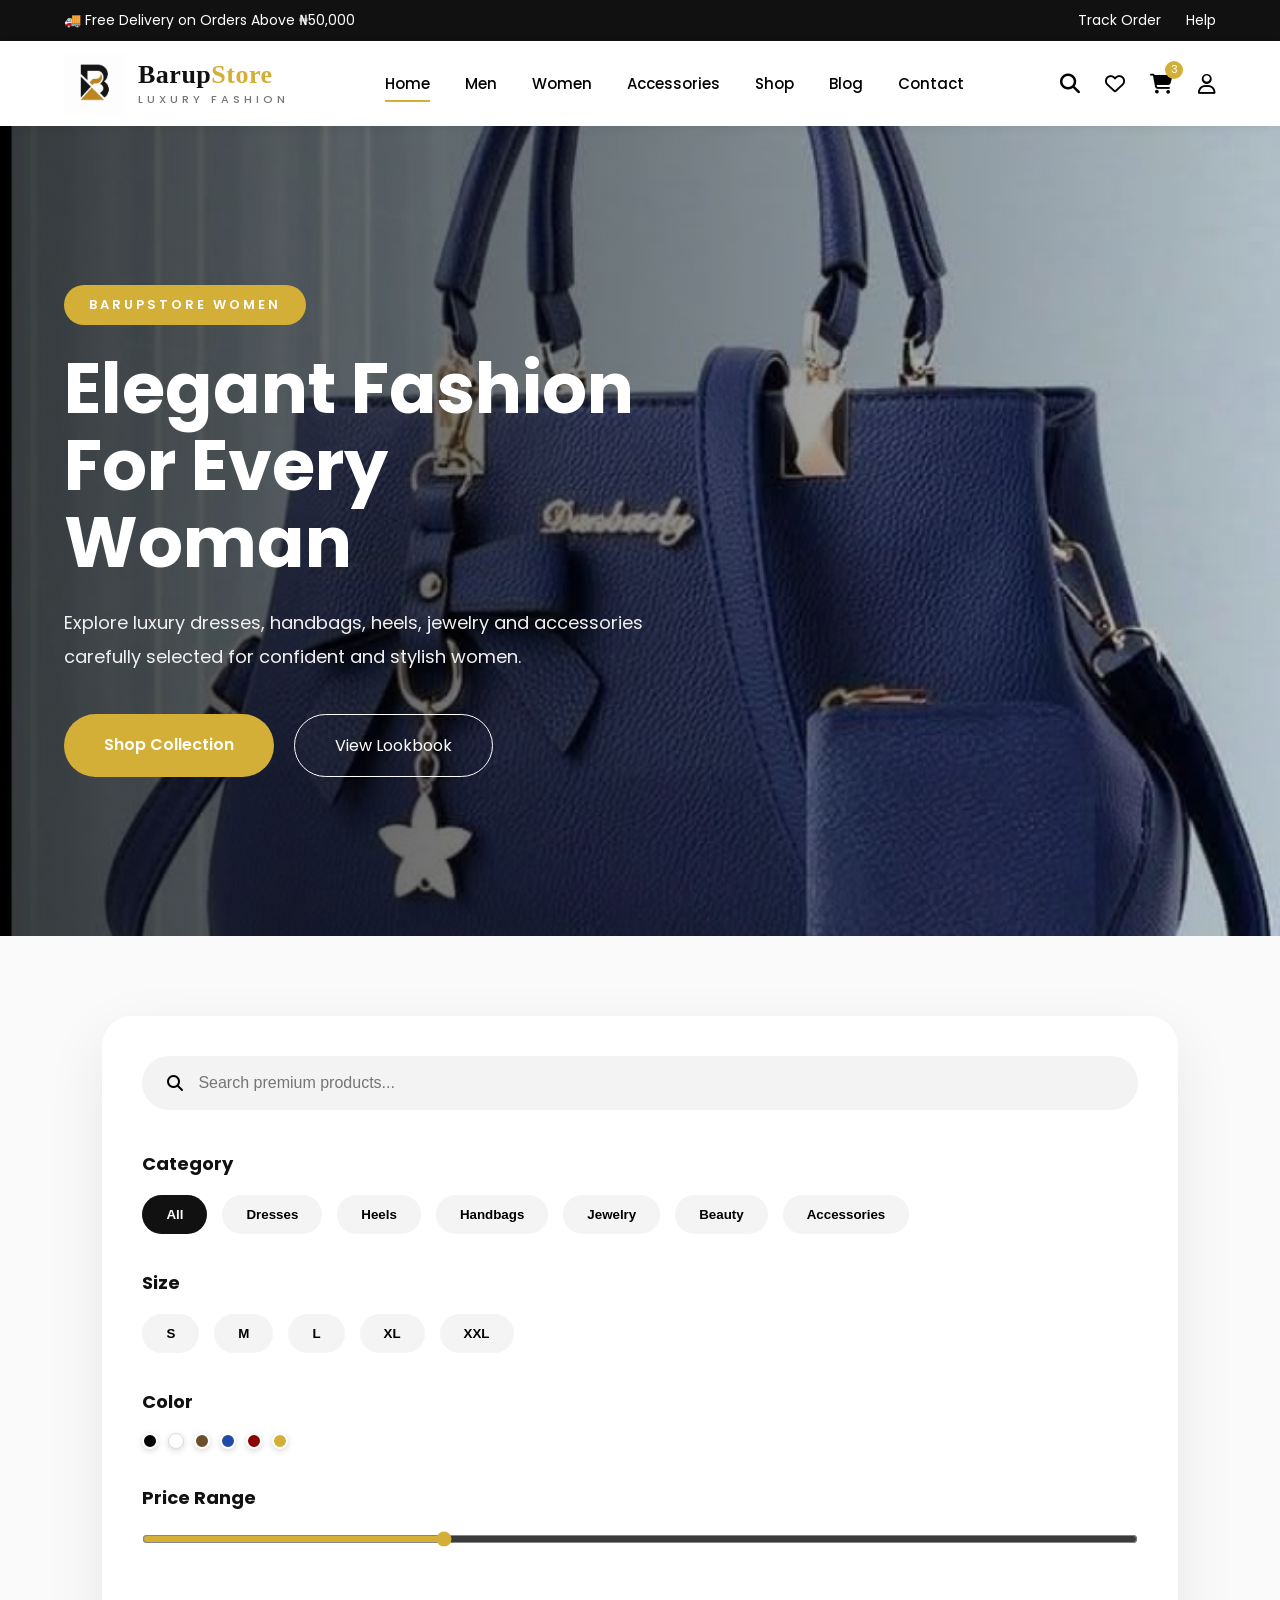
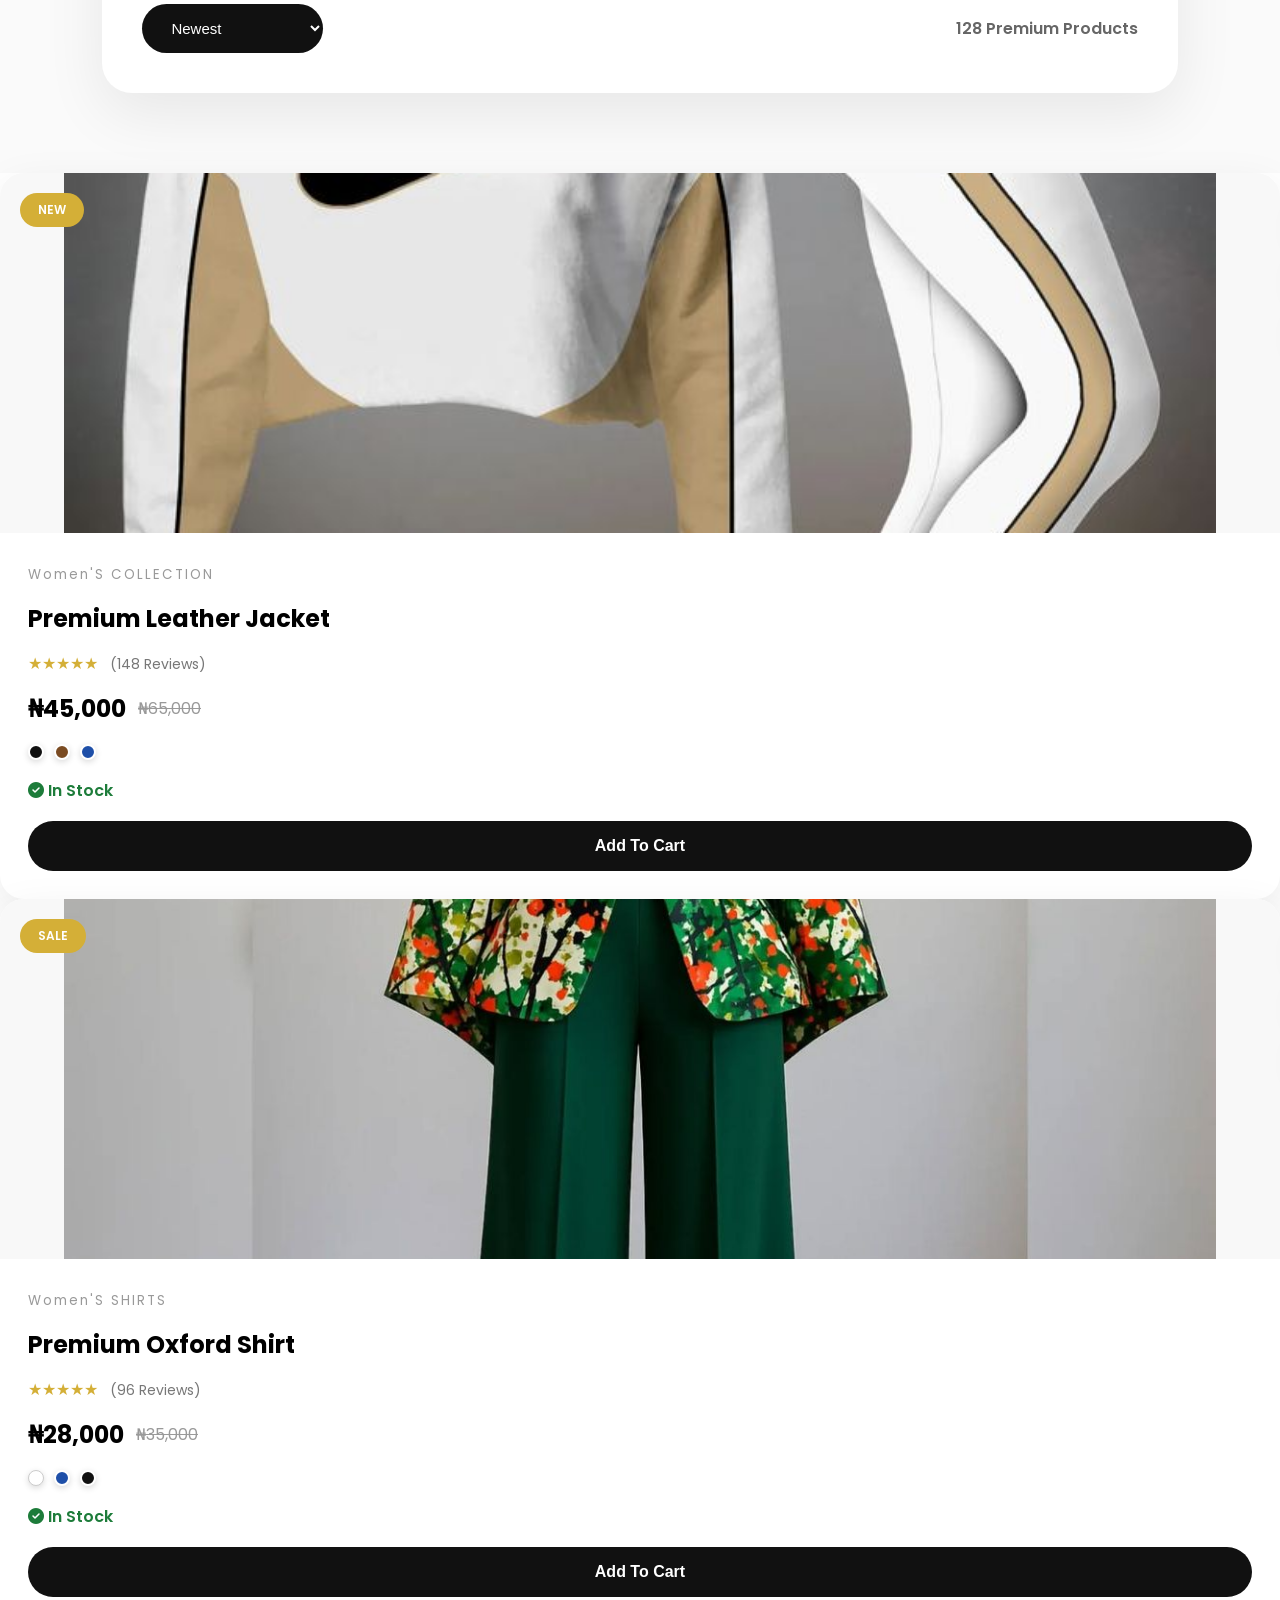
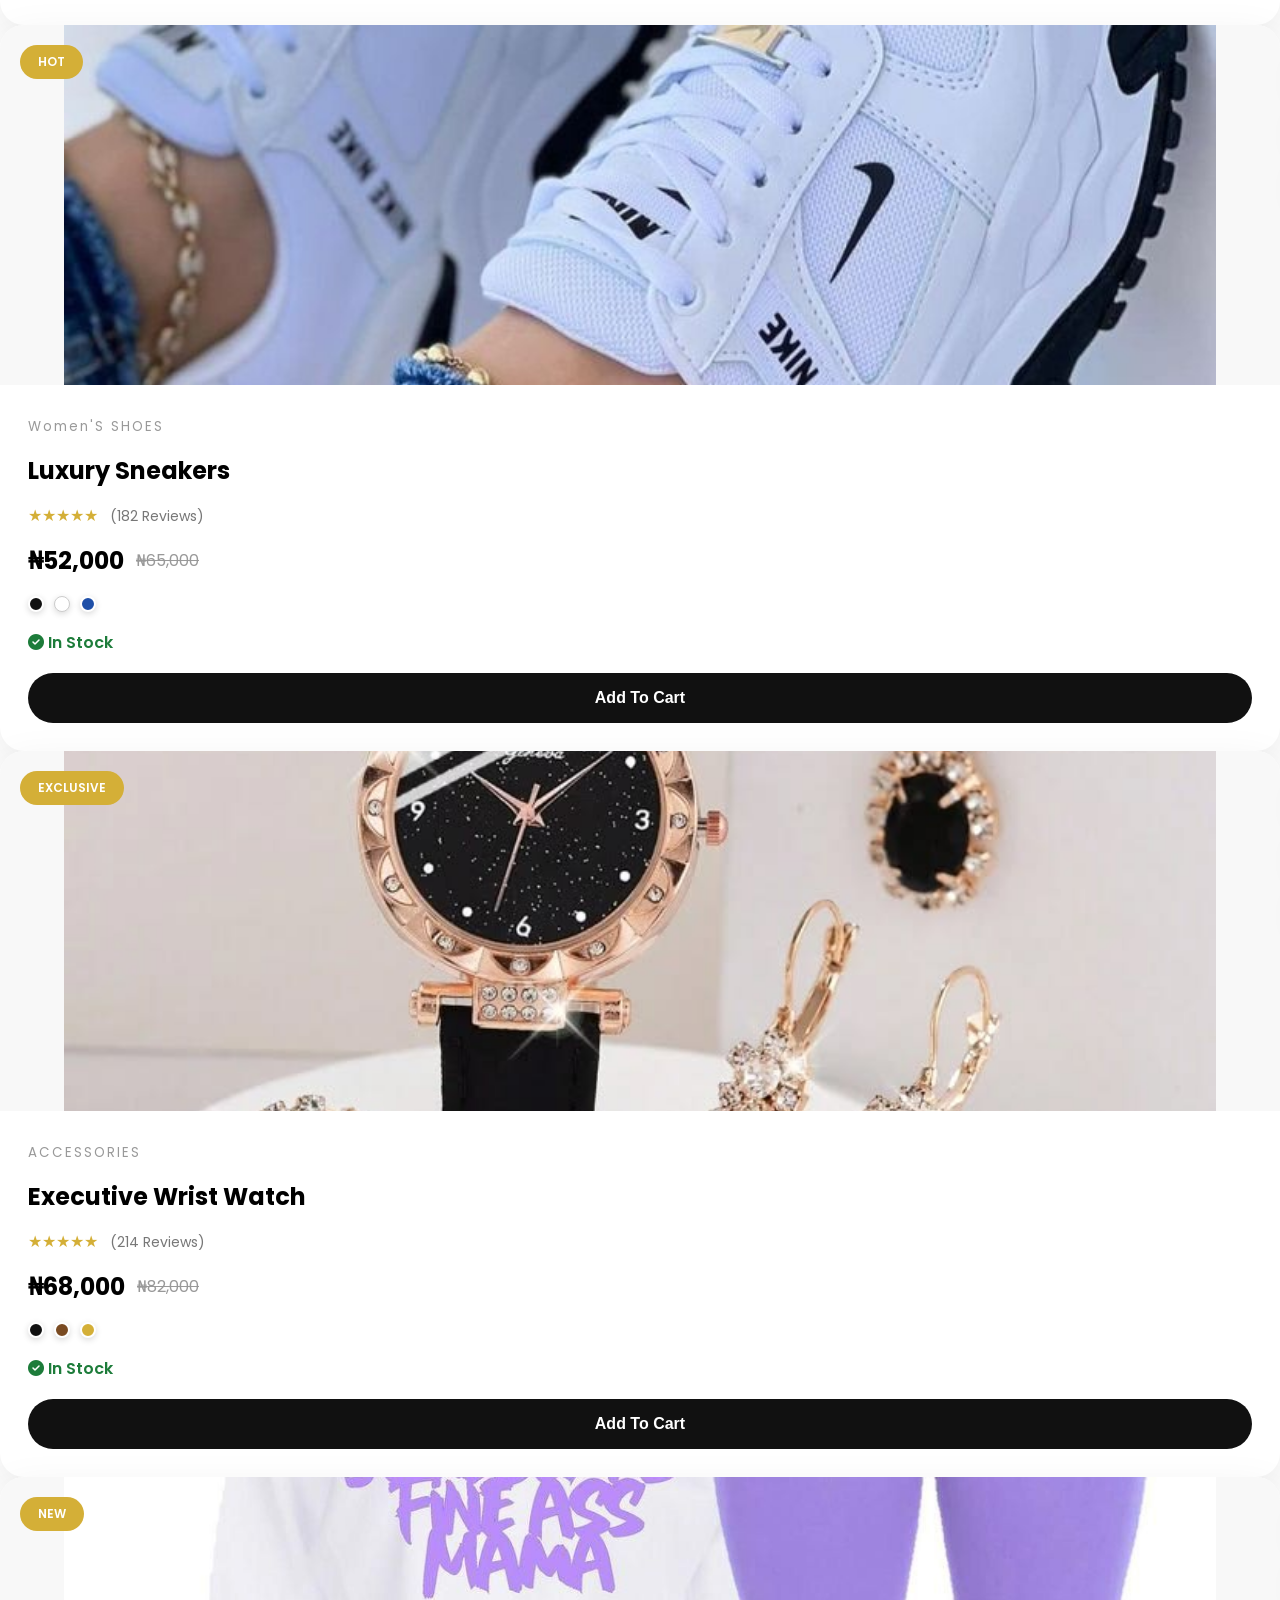
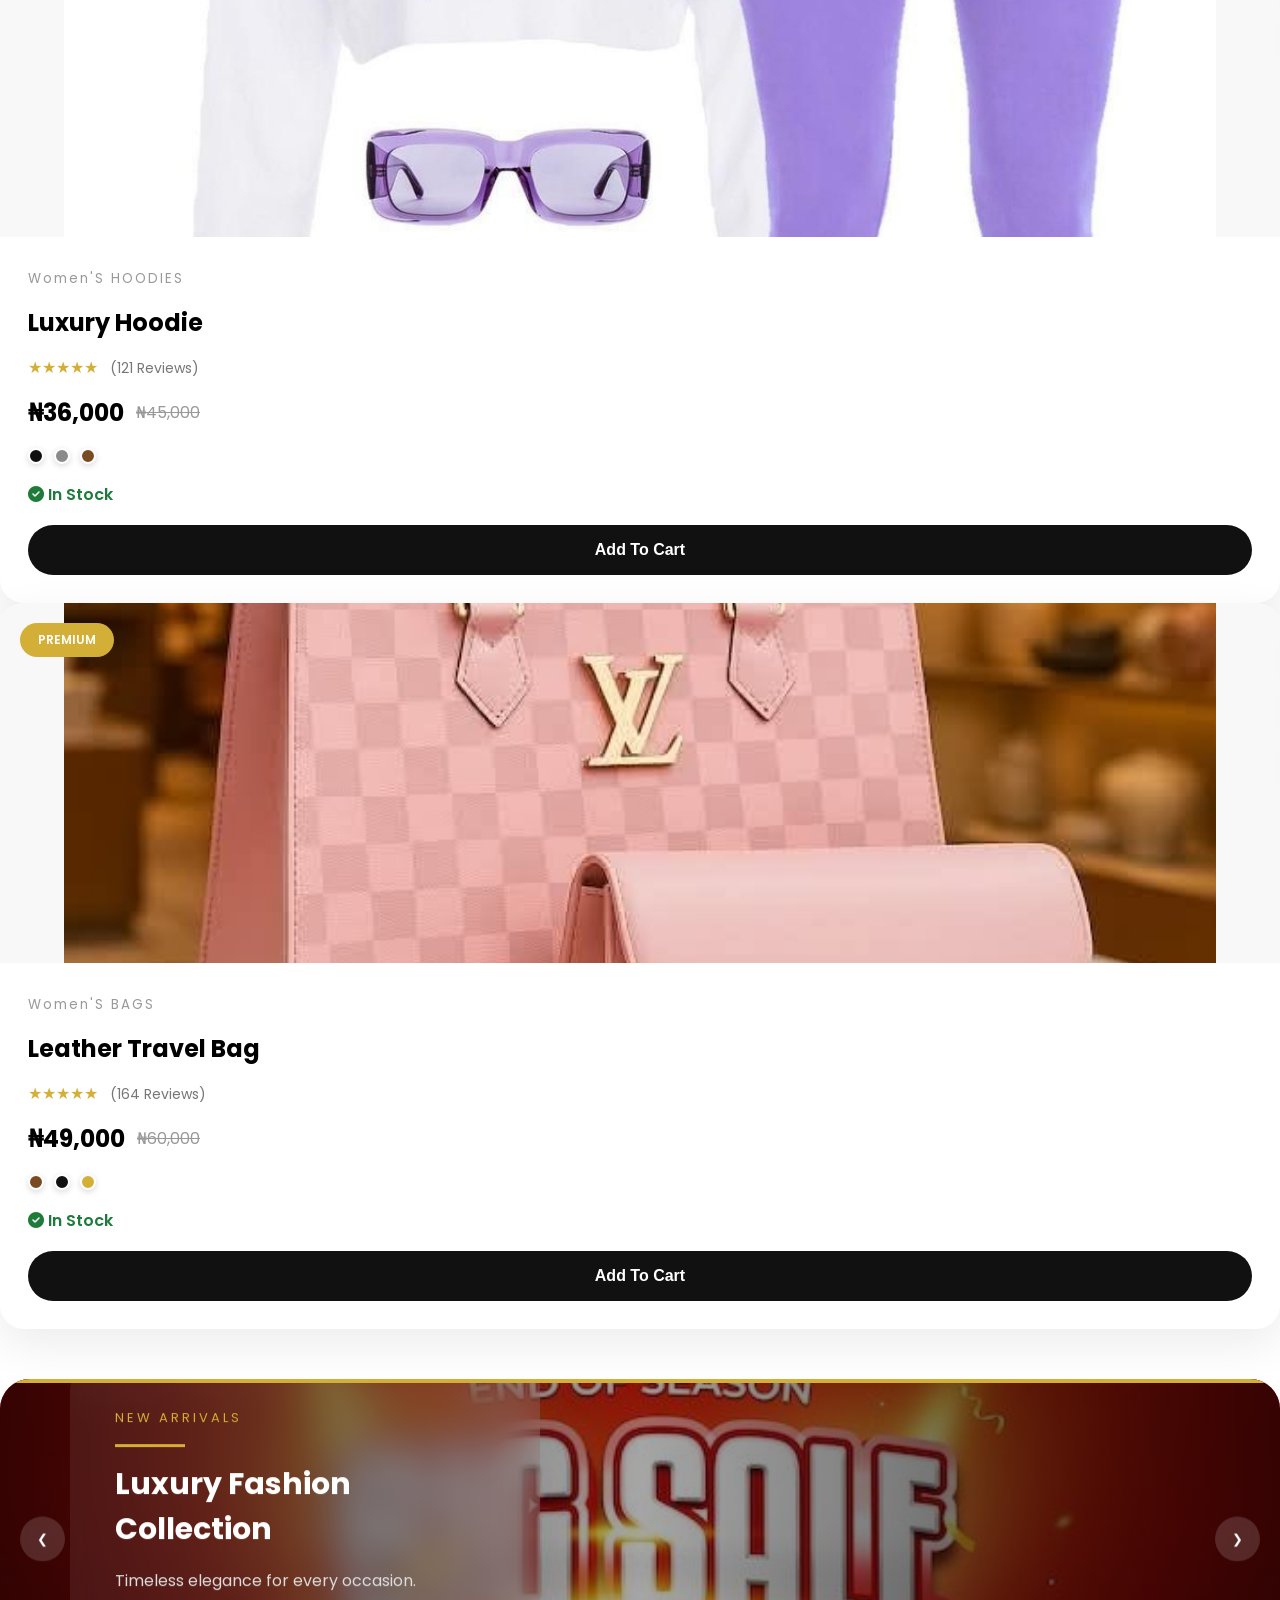
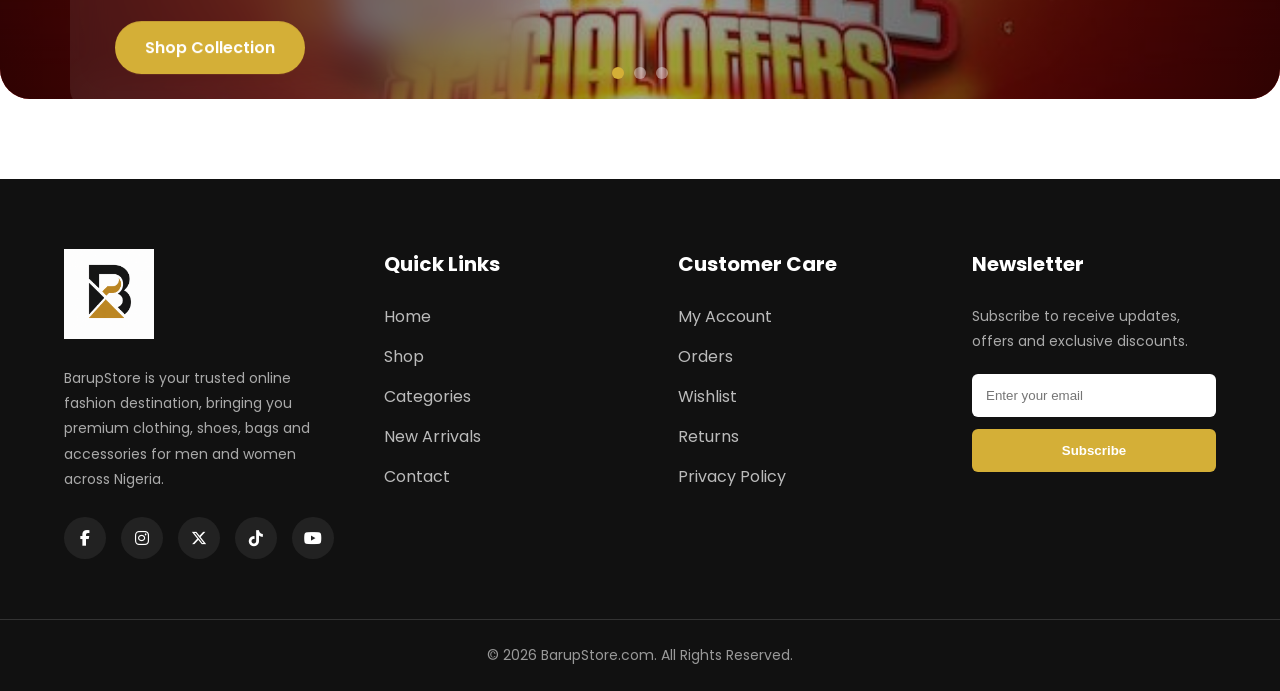
<file: women.html>
<!DOCTYPE html>
<html lang="en">
<head>

<meta charset="UTF-8">
<meta name="viewport" content="width=device-width, initial-scale=1.0">

<title>BarupStore | Fashion For Everyone</title>
    <link rel="icon" href="images/logo.png">

<link rel="stylesheet" href="css/style.css">
<link rel="stylesheet" href="css/responsive.css">

<link rel="preconnect" href="https://fonts.googleapis.com">
<link href="https://fonts.googleapis.com/css2?family=Poppins:wght@300;400;500;600;700&display=swap" rel="stylesheet">

<link rel="stylesheet"
href="https://cdnjs.cloudflare.com/ajax/libs/font-awesome/6.7.2/css/all.min.css">

</head>

<body>

<!-- Top Bar -->

<div class="top-bar">

<div class="container">

<p>🚚 Free Delivery on Orders Above ₦50,000</p>

<div class="top-links">

<a href="#">Track Order</a>

<a href="#">Help</a>

</div>

</div>

</div>

<!-- Header -->

<header>

<div class="container nav">

<div class="logo">

    <a href="index.html">

        <img src="images/logo.png" alt="BarupStore Logo">

        <div class="logo-text">

            <h2>
                <span class="barup">Barup</span><span class="store">Store</span>
            </h2>

            <p>Luxury Fashion</p>

        </div>

    </a>

</div>

<nav>

<ul class="nav-links">

<li><a href="./index.html" class="active">Home</a></li>

<li><a href="./men.html">Men</a></li>

<li><a href="./women.html">Women</a></li>

<li><a href="./accessories.html">Accessories</a></li>

<li><a href="./shop.html">Shop</a></li>

<li><a href="./blog.html">Blog</a></li>

<li><a href="./contact.html">Contact</a></li>

</ul>

</nav>

<div class="icons">

<i class="fa-solid fa-magnifying-glass"></i>

<i class="fa-regular fa-heart"></i>

<div class="cart">

<i class="fa-solid fa-cart-shopping"></i>

<span>3</span>

</div>

<i class="fa-regular fa-user"></i>

</div>

<div class="menu-btn">

<i class="fa-solid fa-bars"></i>

</div>

</div>

</header>






<!--==========================
WOMEN HERO
===========================-->

<section class="women-hero">

    <div class="hero-overlay"></div>

    <div class="hero-container">

        <div class="hero-left">

            <span class="hero-tag">

                BARUPSTORE WOMEN

            </span>

            <h1>

                Elegant Fashion<br>

                For Every Woman

            </h1>

            <p>

                Explore luxury dresses, handbags, heels,
                jewelry and accessories carefully selected
                for confident and stylish women.

            </p>

            <div class="hero-buttons">

                <a href="#" class="shop-btn">

                    Shop Collection

                </a>

                <a href="#" class="lookbook-btn">

                    View Lookbook

                </a>

            </div>

        </div>

    </div>

</section>












<!--====================
LUXURY FILTER BAR
=====================-->

<section class="filter-section">

    <div class="filter-container">

        <!-- Search -->

        <div class="search-box">

            <i class="fa-solid fa-magnifying-glass"></i>

            <input
                type="text"
                placeholder="Search premium products...">

        </div>

        <!-- Categories -->

        <div class="filter-group">

            <h4>Category</h4>

            <div class="chips">

                <button class="chip active">All</button>

                <button class="chip">Dresses</button>

                <button class="chip">Heels</button>

                <button class="chip">Handbags</button>

                <button class="chip">Jewelry</button>

                <button class="chip">Beauty</button>
<button class="chip">Accessories</button>
            </div>

        </div>

        <!-- Sizes -->

        <div class="filter-group">

            <h4>Size</h4>

            <div class="sizes">

                <button>S</button>

                <button>M</button>

                <button>L</button>

                <button>XL</button>

                <button>XXL</button>

            </div>

        </div>

        <!-- Colors -->

        <div class="filter-group">

            <h4>Color</h4>

            <div class="colors">

                <span style="background:#000"></span>

                <span style="background:#fff;border:1px solid #ddd"></span>

                <span style="background:#6B4F2A"></span>

                <span style="background:#1f4ba5"></span>

                <span style="background:#8B0000"></span>

                <span style="background:#d4af37"></span>

            </div>

        </div>

        <!-- Price -->

        <div class="filter-group">

            <h4>Price Range</h4>

            <input
                type="range"
                min="0"
                max="500000"
                value="150000"
                class="price-slider">

        </div>

        <!-- Sort -->

        <div class="bottom-filter">

            <div class="sort-box">

                <select>

                    <option>Newest</option>

                    <option>Best Selling</option>

                    <option>Price Low - High</option>

                    <option>Price High - Low</option>

                </select>

            </div>

            <div class="product-count">

                128 Premium Products

            </div>

        </div>

    </div>

</section>










<!--====================
PRODUCT CARD
=====================-->

<div class="luxury-card">

    <span class="badge new">
        NEW
    </span>

    <div class="card-icons">

        <a href="#">
            <i class="fa-regular fa-heart"></i>
        </a>

        <a href="#">
            <i class="fa-regular fa-eye"></i>
        </a>

        <a href="#">
            <i class="fa-solid fa-code-compare"></i>
        </a>

    </div>

    <div class="product-image">

        <img src="images/products/Womens.jpg">

    </div>

    <div class="product-details">

        <small>
            Women'S COLLECTION
        </small>

        <h3>
            Premium Leather Jacket
        </h3>

        <div class="rating">

            ★★★★★

            <span>(148 Reviews)</span>

        </div>

        <div class="price">

            <strong>₦45,000</strong>

            <del>₦65,000</del>

        </div>

        <div class="colors">

            <span class="black"></span>

            <span class="brown"></span>

            <span class="blue"></span>

        </div>

        <div class="stock">

            <i class="fa-solid fa-circle-check"></i>

            In Stock

        </div>

        <button>

            Add To Cart

        </button>

    </div>

</div>










<div class="luxury-card">

    <span class="badge">
        SALE
    </span>

    <div class="card-icons">

        <a href="#"><i class="fa-regular fa-heart"></i></a>

        <a href="#"><i class="fa-regular fa-eye"></i></a>

        <a href="#"><i class="fa-solid fa-code-compare"></i></a>

    </div>

    <div class="product-image">

        <img src="images/products/Woment.jpg" alt="Premium Oxford Shirt">

    </div>

    <div class="product-details">

        <small>Women'S SHIRTS</small>

        <h3>Premium Oxford Shirt</h3>

        <div class="rating">
            ★★★★★ <span>(96 Reviews)</span>
        </div>

        <div class="price">
            <strong>₦28,000</strong>
            <del>₦35,000</del>
        </div>

        <div class="colors">
            <span class="white"></span>
            <span class="blue"></span>
            <span class="black"></span>
        </div>

        <div class="stock">
            <i class="fa-solid fa-circle-check"></i>
            In Stock
        </div>

        <button>Add To Cart</button>

    </div>

</div>



<div class="luxury-card">

    <span class="badge">
        HOT
    </span>

    <div class="card-icons">

        <a href="#"><i class="fa-regular fa-heart"></i></a>

        <a href="#"><i class="fa-regular fa-eye"></i></a>

        <a href="#"><i class="fa-solid fa-code-compare"></i></a>

    </div>

    <div class="product-image">

        <img src="images/products/Women'S SHOES.jpg" alt="Luxury Sneakers">

    </div>

    <div class="product-details">

        <small>Women'S SHOES</small>

        <h3>Luxury Sneakers</h3>

        <div class="rating">
            ★★★★★ <span>(182 Reviews)</span>
        </div>

        <div class="price">
            <strong>₦52,000</strong>
            <del>₦65,000</del>
        </div>

        <div class="colors">
            <span class="black"></span>
            <span class="white"></span>
            <span class="blue"></span>
        </div>

        <div class="stock">
            <i class="fa-solid fa-circle-check"></i>
            In Stock
        </div>

        <button>Add To Cart</button>

    </div>

</div>






<div class="luxury-card">

    <span class="badge">
        EXCLUSIVE
    </span>

    <div class="card-icons">

        <a href="#"><i class="fa-regular fa-heart"></i></a>

        <a href="#"><i class="fa-regular fa-eye"></i></a>

        <a href="#"><i class="fa-solid fa-code-compare"></i></a>

    </div>

    <div class="product-image">

        <img src="images/products/ACCESSORIES.jpg" alt="Executive Wrist Watch">

    </div>

    <div class="product-details">

        <small>ACCESSORIES</small>

        <h3>Executive Wrist Watch</h3>

        <div class="rating">
            ★★★★★ <span>(214 Reviews)</span>
        </div>

        <div class="price">
            <strong>₦68,000</strong>
            <del>₦82,000</del>
        </div>

        <div class="colors">
            <span class="black"></span>
            <span class="brown"></span>
            <span class="gold"></span>
        </div>

        <div class="stock">
            <i class="fa-solid fa-circle-check"></i>
            In Stock
        </div>

        <button>Add To Cart</button>

    </div>

</div>






<div class="luxury-card">

    <span class="badge">
        NEW
    </span>

    <div class="card-icons">

        <a href="#"><i class="fa-regular fa-heart"></i></a>

        <a href="#"><i class="fa-regular fa-eye"></i></a>

        <a href="#"><i class="fa-solid fa-code-compare"></i></a>

    </div>

    <div class="product-image">

        <img src="images/products/Women'S HOODIES.jpg" alt="Luxury Hoodie">

    </div>

    <div class="product-details">

        <small>Women'S HOODIES</small>

        <h3>Luxury Hoodie</h3>

        <div class="rating">
            ★★★★★ <span>(121 Reviews)</span>
        </div>

        <div class="price">
            <strong>₦36,000</strong>
            <del>₦45,000</del>
        </div>

        <div class="colors">
            <span class="black"></span>
            <span class="gray"></span>
            <span class="brown"></span>
        </div>

        <div class="stock">
            <i class="fa-solid fa-circle-check"></i>
            In Stock
        </div>

        <button>Add To Cart</button>

    </div>

</div>


<div class="luxury-card">

    <span class="badge">
        PREMIUM
    </span>

    <div class="card-icons">

        <a href="#"><i class="fa-regular fa-heart"></i></a>

        <a href="#"><i class="fa-regular fa-eye"></i></a>

        <a href="#"><i class="fa-solid fa-code-compare"></i></a>

    </div>

    <div class="product-image">

        <img src="images/products/Women'S BAGS.jpg" alt="Leather Travel Bag">

    </div>

    <div class="product-details">

        <small>Women'S BAGS</small>

        <h3>Leather Travel Bag</h3>

        <div class="rating">
            ★★★★★ <span>(164 Reviews)</span>
        </div>

        <div class="price">
            <strong>₦49,000</strong>
            <del>₦60,000</del>
        </div>

        <div class="colors">
            <span class="brown"></span>
            <span class="black"></span>
            <span class="gold"></span>
        </div>

        <div class="stock">
            <i class="fa-solid fa-circle-check"></i>
            In Stock
        </div>

        <button>Add To Cart</button>

    </div>

</div>










<!--====================
PREMIUM SLIM CAMPAIGN
=====================-->

<section class="campaign-slider">

    <!-- Progress Bar -->
    <div class="campaign-progress"></div>

    <div class="campaign-slide active"
        style="background-image:url(images/products/ad1.jpg);">

        <div class="campaign-overlay"></div>

        <div class="campaign-content">

            <span>NEW ARRIVALS</span>

            <div class="gold-line"></div>

            <h2>Luxury Fashion Collection</h2>

            <p>
                Timeless elegance for every occasion.
            </p>

            <a href="#">Shop Collection</a>

        </div>

    </div>

    <div class="campaign-slide"
        style="background-image:url(images/products/ad2.jpg);">

        <div class="campaign-overlay"></div>

        <div class="campaign-content">

            <span>LIMITED OFFER</span>

            <div class="gold-line"></div>

            <h2>Save Up To 50%</h2>

            <p>
                Premium quality at unbeatable prices.
            </p>

            <a href="#">Explore Sale</a>

        </div>

    </div>

    <div class="campaign-slide"
        style="background-image:url(images/products/ad3.jpg);">

        <div class="campaign-overlay"></div>

        <div class="campaign-content">

            <span>ACCESSORIES</span>

            <div class="gold-line"></div>

            <h2>Complete Your Style</h2>

            <p>
                Watches, bags and shoes you'll love.
            </p>

            <a href="#">View More</a>

        </div>

    </div>

    <button class="campaign-prev">
        &#10094;
    </button>

    <button class="campaign-next">
        &#10095;
    </button>

    <div class="campaign-dots">

        <span class="campaign-dot active"></span>
        <span class="campaign-dot"></span>
        <span class="campaign-dot"></span>

    </div>

</section>













<!--====================
FOOTER
=====================-->

<footer class="footer">

    <div class="container footer-container">

        <!-- Company -->
        <div class="footer-box">

            <img src="images/logo.png" alt="BarupStore Logo" class="footer-logo">

            <p>
                BarupStore is your trusted online fashion destination,
                bringing you premium clothing, shoes, bags and accessories
                for men and women across Nigeria.
            </p>

            <div class="social-links">

                <a href="#"><i class="fab fa-facebook-f"></i></a>

                <a href="#"><i class="fab fa-instagram"></i></a>

                <a href="#"><i class="fab fa-x-twitter"></i></a>

                <a href="#"><i class="fab fa-tiktok"></i></a>

                <a href="#"><i class="fab fa-youtube"></i></a>

            </div>

        </div>

        <!-- Quick Links -->

        <div class="footer-box">

            <h3>Quick Links</h3>

            <ul>

                <li><a href="#">Home</a></li>

                <li><a href="#">Shop</a></li>

                <li><a href="#">Categories</a></li>

                <li><a href="#">New Arrivals</a></li>

                <li><a href="#">Contact</a></li>

            </ul>

        </div>

        <!-- Customer -->

        <div class="footer-box">

            <h3>Customer Care</h3>

            <ul>

                <li><a href="#">My Account</a></li>

                <li><a href="#">Orders</a></li>

                <li><a href="#">Wishlist</a></li>

                <li><a href="#">Returns</a></li>

                <li><a href="#">Privacy Policy</a></li>

            </ul>

        </div>

        <!-- Newsletter -->

        <div class="footer-box">

            <h3>Newsletter</h3>

            <p>
                Subscribe to receive updates, offers and exclusive discounts.
            </p>

            <form class="newsletter">

                <input
                    type="email"
                    placeholder="Enter your email"
                    required
                >

                <button type="submit">

                    Subscribe

                </button>

            </form>

        </div>

    </div>

    <div class="footer-bottom">

        <div class="container">

            <p>

                © 2026 BarupStore.com. All Rights Reserved.

            </p>

        </div>

    </div>

</footer>

<script src="js/script.js"></script>

</body>
</html>
</file>
<file: css/style.css>
*{
margin:0;
padding:0;
box-sizing:border-box;
}

body{
font-family:'Poppins',sans-serif;
background:#fff;
}

a{
text-decoration:none;
color:inherit;
}

ul{
list-style:none;
}

.container{
width:90%;
max-width:1300px;
margin:auto;
}

/*======================
TOP BAR
======================*/

.top-bar{
background:#111;
color:#fff;
font-size:14px;
padding:10px 0;
}

.top-bar .container{
display:flex;
justify-content:space-between;
align-items:center;
}

.top-links{
display:flex;
gap:25px;
}

.top-links a{
transition:.3s;
}

.top-links a:hover{
color:#d4af37;
}

/*======================
HEADER
======================*/

header{
background:#fff;
position:sticky;
top:0;
z-index:999;
box-shadow:0 2px 10px rgba(0,0,0,.06);
}

.nav{
height:85px;
display:flex;
justify-content:space-between;
align-items:center;
}

/*======================
LOGO
======================*/

.logo a{

display:flex;
align-items:center;
gap:14px;

}

.logo img{

height:60px;
width:auto;
transition:.3s;

}

.logo:hover img{

transform:rotate(-5deg) scale(1.05);

}

.logo-text{

display:flex;
flex-direction:column;
line-height:1;

}

.logo-text h2{

font-family:'Cormorant Garamond', serif;
font-size:26px;
font-weight:700;
letter-spacing:.5px;
margin:0;

}

.logo-text .barup{

color:#111;

}

.logo-text .store{

color:#D4AF37;

}

.logo-text p{

margin-top:6px;
font-size:11px;
letter-spacing:4px;
text-transform:uppercase;
color:#777;
font-weight:500;

}

.nav-links{
display:flex;
gap:35px;
}

.nav-links a{
font-size:15px;
font-weight:500;
position:relative;
transition:.3s;
}

.nav-links a::after{

content:"";
position:absolute;
left:0;
bottom:-8px;
width:0;
height:2px;
background:#d4af37;
transition:.3s;

}

.nav-links a:hover::after,
.nav-links .active::after{

width:100%;

}

.icons{

display:flex;
align-items:center;
gap:25px;
font-size:20px;
cursor:pointer;

}

.icons i:hover{
color:#d4af37;
}

.cart{
position:relative;
}

.cart span{

position:absolute;
top:-8px;
right:-10px;
background:#d4af37;
width:18px;
height:18px;
border-radius:50%;
display:flex;
align-items:center;
justify-content:center;
font-size:11px;
color:#fff;

}

.menu-btn{

display:none;
font-size:26px;
cursor:pointer;

}








/*========================
HERO
=========================*/

.hero{

min-height:100vh;

background:

linear-gradient(180deg,#070707,#111,#000);

display:flex;

align-items:center;

justify-content:space-between;

padding:80px 8%;

overflow:hidden;

color:#fff;

}


.hero-content{

width:40%;

z-index:10;

}

.hero-subtitle{

color:#d4af37;

letter-spacing:3px;

font-size:14px;

}

.hero h1{

font-size:65px;

margin:20px 0;

line-height:1.1;

}

.hero p{

color:#bbb;

line-height:1.8;

font-size:17px;

margin-bottom:35px;

}

.hero-buttons{

display:flex;

gap:20px;

}

.btn-primary{

padding:15px 35px;

background:#d4af37;

border-radius:50px;

color:#fff;

font-weight:600;

transition:.4s;

}

.btn-primary:hover{

transform:translateY(-5px);

}

.btn-outline{

padding:15px 35px;

border:1px solid #fff;

border-radius:50px;

}

.btn-outline:hover{

background:#fff;

color:#000;

}

.carousel{

width:55%;

position:relative;

height:600px;

display:flex;

align-items:center;

justify-content:center;

perspective:1200px;

overflow:hidden;

}

.cards{

position:relative;

width:100%;

height:100%;

}

.card{

position:absolute;

top:50%;

left:50%;

width:260px;

height:430px;

background:rgba(255,255,255,.08);

backdrop-filter:blur(18px);

border-radius:30px;

overflow:hidden;

transition:.8s;

transform-style:preserve-3d;

box-shadow:0 30px 70px rgba(0,0,0,.4);

}

.card img{

width:100%;

height:330px;

object-fit:cover;

}

.card-info{

padding:20px;

}

.card-info h3{

margin-bottom:10px;

}

.card-info span{

color:#d4af37;

font-weight:bold;

}

.prev,
.next{

position:absolute;

top:50%;

transform:translateY(-50%);

width:55px;

height:55px;

border:none;

border-radius:50%;

background:#d4af37;

color:#fff;

font-size:22px;

cursor:pointer;

z-index:99;

}

.prev{

left:0;

}

.next{

right:0;

}














/*====================
CATEGORIES
=====================*/

.categories{

padding:50px 8%;

background:#fff;

}

.section-title{

text-align:center;

margin-bottom:70px;

}

.section-title span{

color:#d4af37;

letter-spacing:4px;

font-size:14px;

font-weight:600;

}

.section-title h2{

font-size:48px;

margin:20px 0;

color:#111;

}

.section-title p{

max-width:650px;

margin:auto;

color:#666;

line-height:1.8;

}

.category-grid{

display:grid;

grid-template-columns:2fr 1fr 1fr;

grid-auto-rows:280px;

gap:25px;

}

.large{

grid-row:span 2;

}

.category-card{

position:relative;

overflow:hidden;

border-radius:30px;

cursor:pointer;

}

.category-card img{

width:100%;

height:100%;

object-fit:cover;

transition:.7s;

}

.category-card:hover img{

transform:scale(1.15);

}

.overlay{

position:absolute;

left:0;

right:0;

top:0;

bottom:0;

background:linear-gradient(

to top,

rgba(0,0,0,.85),

transparent

);

display:flex;

flex-direction:column;

justify-content:flex-end;

padding:35px;

color:#fff;

}

.overlay h3{

font-size:30px;

margin-bottom:15px;

}

.overlay a{

display:inline-block;

width:max-content;

padding:12px 28px;

background:#d4af37;

border-radius:40px;

color:#fff;

font-weight:600;

transition:.3s;

}

.overlay a:hover{

transform:translateY(-4px);

}












/*=====================
NEW ARRIVALS
======================*/

.new-arrivals{

padding:50px 8%;

background:
linear-gradient(
180deg,
#fafafa,
#ffffff,
#f8f8f8
);

overflow:hidden;

}

.arrival-wrapper{

position:relative;

margin-top:70px;

}

.arrival-slider{

display:flex;

gap:30px;

overflow-x:auto;

scroll-behavior:smooth;

padding:20px 10px;

scrollbar-width:none;

}

.arrival-slider::-webkit-scrollbar{
display:none;
}

.product-card{

min-width:330px;

background:rgba(255,255,255,.75);

backdrop-filter:blur(20px);

border-radius:30px;

overflow:hidden;

position:relative;

box-shadow:
0 20px 60px rgba(0,0,0,.08);

transition:.5s;

}

.product-card:hover{

transform:
translateY(-15px);

box-shadow:
0 30px 80px rgba(0,0,0,.15);

}

.product-image{

height:350px;

overflow:hidden;

}

.product-image img{

width:100%;

height:100%;

object-fit:cover;

transition:.8s;

}

.product-card:hover img{

transform:scale(1.1);

}

.discount{

position:absolute;

top:20px;

left:20px;

background:#d4af37;

color:#fff;

padding:8px 15px;

border-radius:30px;

font-size:14px;

font-weight:600;

z-index:5;

}

.product-icons{

position:absolute;

top:20px;

right:-60px;

display:flex;

flex-direction:column;

gap:12px;

transition:.4s;

z-index:5;

}

.product-card:hover .product-icons{

right:20px;

}

.product-icons a{

width:42px;

height:42px;

background:#fff;

border-radius:50%;

display:flex;

justify-content:center;

align-items:center;

color:#111;

box-shadow:
0 10px 30px rgba(0,0,0,.1);

}

.product-info{

padding:25px;

}

.rating{

color:#d4af37;

margin-bottom:10px;

}

.category{

font-size:12px;

letter-spacing:2px;

color:#888;

display:block;

margin-bottom:10px;

}

.product-info h3{

font-size:22px;

margin-bottom:15px;

}

.price{

display:flex;

gap:15px;

align-items:center;

margin-bottom:20px;

}

.new-price{

font-size:22px;

font-weight:700;

color:#111;

}

.old-price{

text-decoration:line-through;

color:#999;

}

.discover-btn{

display:block;

text-align:center;

padding:14px;

border-radius:50px;

background:#111;

color:#fff;

font-weight:600;

transition:.4s;

}

.discover-btn:hover{

background:#d4af37;

}

.arrival-btn{

position:absolute;

top:45%;

transform:translateY(-50%);

width:60px;

height:60px;

border:none;

border-radius:50%;

background:#111;

color:#fff;

cursor:pointer;

z-index:10;

}

.prev-arrival{

left:-20px;

}

.next-arrival{

right:-20px;

}










/*====================
PROMO BANNER
=====================*/

.promo-banner{

position:relative;

height:400px;

margin:80px 0;

background:url("../images/banner/luxury-banner.jpg") center/cover;

display:flex;

align-items:center;

justify-content:center;

overflow:hidden;

}

.promo-overlay{

position:absolute;

inset:0;

background:

linear-gradient(

90deg,

rgba(0,0,0,.85),

rgba(0,0,0,.45),

rgba(0,0,0,.85)

);

backdrop-filter:blur(2px);

}

.promo-content{

position:relative;

max-width:900px;

text-align:center;

padding:10px;

border-radius:35px;

background:rgba(255,255,255,.08);

backdrop-filter:blur(25px);

border:1px solid rgba(255,255,255,.12);

box-shadow:

0 30px 80px rgba(0,0,0,.35);

color:#fff;

animation:floatCard 6s ease-in-out infinite;

}

@keyframes floatCard{

0%,100%{

transform:translateY(0);

}

50%{

transform:translateY(-12px);

}

}

.promo-tag{

display:inline-block;

padding:10px 24px;

border-radius:40px;

background:#d4af37;

font-size:14px;

letter-spacing:3px;

font-weight:600;

margin-bottom:25px;

}

.promo-content h2{

font-size:18px;

font-weight:500;

margin-bottom:11px;

}

.promo-content h1{

font-size:42px;

line-height:1;

margin-bottom:5px;

}

.promo-content h1 span{

color:#d4af37;

}

.promo-content p{

font-size:10px;

color:#ddd;

line-height:1;

margin-bottom:40px;

}

.countdown{

display:flex;

justify-content:center;

gap:10px;

margin-bottom:25px;

}

.time-box{

width:65px;

height:65px;

border-radius:20px;

background:rgba(255,255,255,.12);

display:flex;

flex-direction:column;

justify-content:center;

align-items:center;

}

.time-box span{

font-size:24px;

font-weight:700;

color:#fff;

}

.time-box small{

margin-top:2px;

font-size:10px;

letter-spacing:1px;

color:#ddd;

}

.promo-btn{

display:inline-block;

padding:18px 25px;

border-radius:50px;

background:#d4af37;

color:#fff;

font-weight:600;

font-size:12px;

transition:.4s;

}

.promo-btn:hover{

transform:translateY(-5px);

box-shadow:

0 15px 35px rgba(212,175,55,.45);

}















/*====================
SLIM CAMPAIGN
=====================*/

.campaign-slider{

height:320px;

margin:50px auto;

border-radius:30px;

overflow:hidden;

position:relative;

max-width:1400px;

}

.campaign-slide{

position:absolute;

inset:0;

background-size:cover;

background-position:center;

opacity:0;

visibility:hidden;

transition:1s;

animation:kenburns 8s linear infinite;

}

.campaign-slide.active{

opacity:1;

visibility:visible;

}

@keyframes kenburns{

from{

transform:scale(1);

}

to{

transform:scale(1.12);

}

}

.campaign-overlay{

position:absolute;

inset:0;

background:

linear-gradient(

90deg,

rgba(0,0,0,.75),

rgba(0,0,0,.35),

rgba(0,0,0,.75)

);

}

.campaign-content{

position:absolute;

left:70px;

top:50%;

transform:translateY(-50%);

background:rgba(255,255,255,.08);

backdrop-filter:blur(20px);

padding:35px 45px;

border-radius:20px;

max-width:470px;

animation:contentFade .8s;

}

@keyframes contentFade{

from{

opacity:0;

transform:

translateY(30px);

}

to{

opacity:1;

transform:

translateY(0);

}

}

.campaign-content span{

color:#d4af37;

letter-spacing:3px;

font-size:13px;

}

.gold-line{

width:70px;

height:3px;

background:#d4af37;

margin:15px 0;

animation:grow 1s;

}

@keyframes grow{

from{

width:0;

}

to{

width:70px;

}

}

.campaign-content h2{

font-size:30px;

color:#fff;

margin-bottom:15px;

}

.campaign-content p{

color:#ddd;

margin-bottom:25px;

line-height:1.8;

}

.campaign-content a{

display:inline-block;

padding:14px 30px;

background:#d4af37;

border-radius:40px;

color:#fff;

font-weight:600;

transition:.4s;

}

.campaign-content a:hover{

transform:translateY(-3px);

}

.campaign-progress{

position:absolute;

top:0;

left:0;

height:4px;

width:100%;

background:#ffffff30;

z-index:20;

overflow:hidden;

}

.campaign-progress::after{

content:"";

display:block;

height:100%;

width:100%;

background:#d4af37;

animation:progress 6s linear infinite;

}

@keyframes progress{

from{

transform:translateX(-100%);

}

to{

transform:translateX(0);

}

}

.campaign-prev,
.campaign-next{

position:absolute;

top:50%;

transform:translateY(-50%);

width:45px;

height:45px;

border:none;

border-radius:50%;

background:rgba(255,255,255,.15);

backdrop-filter:blur(10px);

color:#fff;

cursor:pointer;

z-index:15;

}

.campaign-prev{

left:20px;

}

.campaign-next{

right:20px;

}

.campaign-dots{

position:absolute;

bottom:20px;

left:50%;

transform:translateX(-50%);

display:flex;

gap:10px;

z-index:20;

}

.campaign-dot{

width:12px;

height:12px;

border-radius:50%;

background:#fff6;

cursor:pointer;

transition:.3s;

}

.campaign-dot.active{

background:#d4af37;

}













/*====================
BEST SELLERS
=====================*/

.best-sellers{

padding:10px 4%;

background:#fff;

}

.filter-buttons{

display:flex;

justify-content:center;

gap:20px;

margin:50px 0;

flex-wrap:wrap;

}

.filter-btn{

padding:14px 28px;

border:none;

background:#f3f3f3;

border-radius:40px;

cursor:pointer;

font-weight:600;

transition:.4s;

}

.filter-btn.active,
.filter-btn:hover{

background:#111;

color:#fff;

}

.seller-grid{

display:grid;

grid-template-columns:repeat(auto-fit,minmax(280px,1fr));

gap:35px;

}

.seller-card{

background:#fff;

border-radius:25px;

overflow:hidden;

box-shadow:0 20px 50px rgba(0,0,0,.08);

transition:.4s;

}

.seller-card:hover{

transform:translateY(-12px);

box-shadow:0 30px 70px rgba(0,0,0,.15);

}

.seller-image{

height:340px;

overflow:hidden;

background:#f8f8f8;

}

.seller-image img{

width:100%;

height:100%;

object-fit:cover;

transition:.7s;

}

.seller-card:hover img{

transform:scale(1.1);

}

.seller-info{

padding:25px;

}

.seller-info span{

font-size:12px;

letter-spacing:2px;

color:#999;

}

.seller-info h3{

margin:15px 0;

font-size:22px;

}

.stars{

color:#d4af37;

margin-bottom:18px;

}

.seller-price{

display:flex;

gap:12px;

align-items:center;

margin-bottom:25px;

}

.seller-price strong{

font-size:24px;

}

.seller-price del{

color:#999;

}

.seller-info button{

width:100%;

padding:15px;

border:none;

border-radius:50px;

background:#111;

color:#fff;

font-weight:600;

cursor:pointer;

transition:.4s;

}

.seller-info button:hover{

background:#d4af37;

}

.view-all{

margin-top:70px;

text-align:center;

}

.view-all a{

display:inline-block;

padding:18px 45px;

background:#111;

color:#fff;

border-radius:50px;

transition:.4s;

}

.view-all a:hover{

background:#d4af37;

}










/*====================
WHY CHOOSE US
=====================*/

.why-us{

padding:120px 8%;

background:#111;

color:#fff;

}

.why-grid{

margin-top:70px;

display:grid;

grid-template-columns:repeat(auto-fit,minmax(260px,1fr));

gap:35px;

}

.why-card{

background:rgba(255,255,255,.05);

backdrop-filter:blur(18px);

border:1px solid rgba(255,255,255,.08);

padding:45px 30px;

border-radius:25px;

text-align:center;

transition:.5s;

position:relative;

overflow:hidden;

}

.why-card::before{

content:"";

position:absolute;

left:-100%;

top:0;

width:100%;

height:4px;

background:#d4af37;

transition:.6s;

}

.why-card:hover::before{

left:0;

}

.why-card:hover{

transform:translateY(-12px);

box-shadow:0 25px 60px rgba(212,175,55,.25);

}

.icon-box{

width:90px;

height:90px;

margin:auto;

border-radius:50%;

background:#d4af37;

display:flex;

align-items:center;

justify-content:center;

font-size:34px;

margin-bottom:30px;

transition:.4s;

}

.why-card:hover .icon-box{

transform:rotate(10deg) scale(1.08);

}

.why-card h3{

margin-bottom:18px;

font-size:24px;

}

.why-card p{

line-height:1.8;

color:#ccc;

}









/*====================
TESTIMONIALS
=====================*/

.testimonials{

padding:50px 8%;

background:#fafafa;

}

.testimonial-slider{

margin-top:70px;

display:grid;

grid-template-columns:repeat(auto-fit,minmax(320px,1fr));

gap:35px;

}

.testimonial-card{

background:#fff;

padding:40px;

border-radius:25px;

box-shadow:0 20px 50px rgba(0,0,0,.08);

transition:.4s;

}

.testimonial-card:hover{

transform:translateY(-12px);

}

.quote{

font-size:45px;

color:#d4af37;

margin-bottom:20px;

}

.testimonial-card p{

line-height:1.9;

color:#666;

margin-bottom:35px;

}

.client{

display:flex;

align-items:center;

gap:18px;

}

.client img{

width:70px;

height:70px;

border-radius:50%;

object-fit:cover;

}

.client h4{

margin-bottom:5px;

}

.client span{

color:#999;

font-size:14px;

}


























/*======================
MEN HERO
=======================*/

.men-hero{

height:90vh;

background:

url("../images/products/product2.jpg")
center center/cover;

position:relative;

display:flex;

align-items:center;

}

.hero-overlay{

position:absolute;

left:0;

top:0;

width:100%;

height:100%;

background:

linear-gradient(

90deg,

rgba(0,0,0,.82),

rgba(0,0,0,.55),

rgba(0,0,0,.2)

);

}

.hero-container{

width:90%;

max-width:1300px;

margin:auto;

position:relative;

z-index:10;

}

.hero-left{

max-width:600px;

color:white;

}

.hero-tag{

display:inline-block;

padding:10px 24px;

background:#D4AF37;

border-radius:40px;

letter-spacing:3px;

font-size:13px;

margin-bottom:25px;

}

.hero-left h1{

font-size:42px;

line-height:1.05;

margin-bottom:25px;

}

.hero-left p{

font-size:18px;

line-height:1.9;

color:#ddd;

margin-bottom:45px;

}

.hero-buttons{

display:flex;

gap:20px;

}

.shop-btn{

padding:18px 40px;

background:#D4AF37;

border-radius:50px;

color:white;

font-weight:600;

transition:.4s;

}

.shop-btn:hover{

transform:translateY(-5px);

}

.lookbook-btn{

padding:18px 40px;

border:1px solid white;

border-radius:50px;

color:white;

transition:.4s;

}

.lookbook-btn:hover{

background:white;

color:black;

}






/*====================
LUXURY FILTER
=====================*/

.filter-section{

padding:80px 8%;

background:#fafafa;

}

.filter-container{

background:#fff;

border-radius:30px;

padding:40px;

box-shadow:0 20px 60px rgba(0,0,0,.08);

}

.search-box{

display:flex;

align-items:center;

gap:15px;

padding:18px 25px;

border-radius:50px;

background:#f3f3f3;

margin-bottom:40px;

}

.search-box input{

border:none;

background:none;

width:100%;

outline:none;

font-size:16px;

}

.filter-group{

margin-bottom:35px;

}

.filter-group h4{

margin-bottom:18px;

font-size:18px;

color:#111;

}

.chips,
.sizes{

display:flex;

flex-wrap:wrap;

gap:15px;

}

.chip,
.sizes button{

padding:12px 24px;

border:none;

border-radius:40px;

background:#f4f4f4;

cursor:pointer;

font-weight:600;

transition:.35s;

}

.chip.active,
.chip:hover,
.sizes button:hover{

background:#111;

color:#fff;

}

.colors{

display:flex;

gap:18px;

}

.colors span{

width:35px;

height:35px;

border-radius:50%;

cursor:pointer;

transition:.3s;

}

.colors span:hover{

transform:scale(1.2);

}

.price-slider{

width:100%;

accent-color:#d4af37;

}

.bottom-filter{

margin-top:50px;

display:flex;

justify-content:space-between;

align-items:center;

flex-wrap:wrap;

gap:20px;

}

.sort-box select{

padding:15px 25px;

border-radius:40px;

border:none;

background:#111;

color:#fff;

font-size:15px;

}

.product-count{

font-weight:600;

color:#666;

}




.luxury-card{

background:#fff;

border-radius:28px;

overflow:hidden;

position:relative;

transition:.45s;

box-shadow:
0 20px 60px rgba(0,0,0,.08);

}

.luxury-card:hover{

transform:
translateY(-15px);

box-shadow:
0 35px 80px rgba(0,0,0,.16);

}

.product-image{

height:360px;

background:#f8f8f8;

display:flex;

align-items:center;

justify-content:center;

overflow:hidden;

}

.product-image img{

width:90%;

transition:.7s;

}

.luxury-card:hover img{

transform:
scale(1.08);

}

.badge{

position:absolute;

top:20px;

left:20px;

padding:8px 18px;

background:#d4af37;

color:#fff;

border-radius:30px;

font-size:12px;

font-weight:600;

}

.card-icons{

position:absolute;

top:20px;

right:-60px;

display:flex;

flex-direction:column;

gap:12px;

transition:.4s;

}

.luxury-card:hover .card-icons{

right:20px;

}

.card-icons a{

width:42px;

height:42px;

border-radius:50%;

background:white;

display:flex;

justify-content:center;

align-items:center;

color:#111;

box-shadow:
0 15px 30px rgba(0,0,0,.1);

}

.product-details{

padding:28px;

}

.product-details small{

letter-spacing:2px;

color:#999;

}

.product-details h3{

margin:15px 0;

font-size:24px;

}

.rating{

color:#d4af37;

margin-bottom:15px;

}

.rating span{

color:#777;

margin-left:8px;

font-size:14px;

}

.price{

display:flex;

gap:12px;

align-items:center;

margin-bottom:18px;

}

.price strong{

font-size:24px;

}

.price del{

color:#999;

}

.stock{

margin:18px 0;

color:#1d7c3a;

font-weight:600;

}

.product-details button{

width:100%;

padding:16px;

border:none;

border-radius:50px;

background:#111;

color:white;

font-size:16px;

font-weight:600;

cursor:pointer;

transition:.35s;

}

.product-details button:hover{

background:#d4af37;

}












.luxury-card{

position:relative;

overflow:hidden;

background:#fff;

border-radius:24px;

transition:.45s;

box-shadow:0 15px 45px rgba(0,0,0,.08);

}

.luxury-card::before{

content:"";

position:absolute;

top:0;

left:-100%;

width:100%;

height:100%;

background:linear-gradient(

90deg,

transparent,

rgba(255,255,255,.4),

transparent

);

transition:.8s;

}

.luxury-card:hover::before{

left:100%;

}

.luxury-card:hover{

transform:translateY(-12px);

box-shadow:0 30px 70px rgba(0,0,0,.15);

}

.product-image{

height:360px;

background:#f8f8f8;

display:flex;

align-items:center;

justify-content:center;

overflow:hidden;

}

.product-image img{

width:90%;

transition:.7s;

}

.luxury-card:hover img{

transform:
scale(1.08);

}

.badge{

position:absolute;

top:20px;

left:20px;

padding:8px 18px;

background:#d4af37;

color:#fff;

border-radius:30px;

font-size:12px;

font-weight:600;

}

.card-icons{

position:absolute;

top:20px;

right:-60px;

display:flex;

flex-direction:column;

gap:12px;

transition:.4s;

}

.luxury-card:hover .card-icons{

right:20px;

}

.card-icons a{

width:42px;

height:42px;

border-radius:50%;

background:white;

display:flex;

justify-content:center;

align-items:center;

color:#111;

box-shadow:
0 15px 30px rgba(0,0,0,.1);

}

.product-details{

padding:28px;

}

.product-details small{

letter-spacing:2px;

color:#999;

}

.product-details h3{

margin:15px 0;

font-size:24px;

}

.rating{

color:#d4af37;

margin-bottom:15px;

}

.rating span{

color:#777;

margin-left:8px;

font-size:14px;

}

.price{

display:flex;

gap:12px;

align-items:center;

margin-bottom:18px;

}

.price strong{

font-size:24px;

}

.price del{

color:#999;

}

.stock{

margin:18px 0;

color:#1d7c3a;

font-weight:600;

}

.product-details button{

width:100%;

padding:16px;

border:none;

border-radius:50px;

background:#111;

color:white;

font-size:16px;

font-weight:600;

cursor:pointer;

transition:.35s;

}

.product-details button:hover{

background:#d4af37;

}











.colors{
    display:flex;
    gap:10px;
    margin:18px 0;
}

.colors span{
    width:16px;
    height:16px;
    border-radius:50%;
    display:inline-block;
    border:2px solid #fff;
    box-shadow:0 2px 6px rgba(0,0,0,.15);
}

.black{background:#111;}
.white{background:#fff;border:1px solid #ccc !important;}
.blue{background:#1e4fa8;}
.brown{background:#7a4b22;}
.gold{background:#d4af37;}
.gray{background:#8a8a8a;}









/*======================
WOMEN HERO
=======================*/

.women-hero{

height:90dvh;

background:
url("../images/products/bags.jpg")
center center/cover;

position:relative;

display:flex;

align-items:center;

}

.hero-overlay{

position:absolute;

left:0;

top:0;

width:100%;

height:100%;

background:
linear-gradient(
90deg,
rgba(0,0,0,.75),
rgba(0,0,0,.45),
rgba(0,0,0,.15)
);

}

.hero-container{

width:90%;

max-width:1300px;

margin:auto;

position:relative;

z-index:5;

}

.hero-left{

max-width:620px;

color:#fff;

}

.hero-tag{

display:inline-block;

padding:10px 25px;

background:#D4AF37;

border-radius:40px;

letter-spacing:3px;

font-size:13px;

margin-bottom:25px;

font-weight:600;

}

.hero-left h1{

font-size:70px;

line-height:1.1;

margin-bottom:25px;

}

.hero-left p{

font-size:18px;

line-height:1.9;

color:#f1f1f1;

margin-bottom:40px;

}













/*======================
ACCESSORIES HERO
=======================*/

.accessories-hero{

height:90vh;

background:
url("../images/products/Women'S SHOES.jpg")
center center/cover;

position:relative;

display:flex;

align-items:center;

}

.accessories-hero .hero-overlay{

position:absolute;

inset:0;

background:
linear-gradient(
90deg,
rgba(0,0,0,.82),
rgba(0,0,0,.50),
rgba(0,0,0,.20)
);

}





.accessories-banner{

margin:50px auto;

width:90%;

height:350px;

border-radius:30px;

background:
linear-gradient(rgba(0,0,0,.55),rgba(0,0,0,.55)),
url("../images/products/ACCESSORIES.jpg")
center/cover;

display:flex;

align-items:center;

justify-content:center;

text-align:center;

}

.banner-content{

color:#fff;

max-width:650px;

padding:20px;

}

.banner-content span{

color:#D4AF37;

letter-spacing:3px;

font-weight:600;

}

.banner-content h2{

font-size:48px;

margin:20px 0;

}

.banner-content p{

font-size:17px;

line-height:1.8;

margin-bottom:30px;

}

.banner-content a{

display:inline-block;

padding:16px 38px;

background:#D4AF37;

color:#fff;

border-radius:50px;

font-weight:600;

transition:.3s;

}

.banner-content a:hover{

transform:translateY(-4px);

box-shadow:0 15px 35px rgba(212,175,55,.35);

}










/*=================================
SHOP HERO
==================================*/

.shop-hero{

    height:65vh;

    background:url("../images/products/product1.jpg")
    center center/cover;

    position:relative;

    display:flex;

    align-items:center;

    justify-content:center;

}

.shop-hero .hero-overlay{

    position:absolute;

    inset:0;

    background:linear-gradient(
    rgba(0,0,0,.65),
    rgba(0,0,0,.45));

}

.shop-hero-content{

    position:relative;

    z-index:5;

    text-align:center;

    color:#fff;

    max-width:700px;

}

.shop-hero-content span{

    color:#D4AF37;

    letter-spacing:4px;

    font-weight:600;

}

.shop-hero-content h1{

    font-size:70px;

    margin:20px 0;

}

.shop-hero-content p{

    line-height:1.9;

    font-size:18px;

    margin-bottom:35px;

}










/*=================================
SHOP SECTION
==================================*/

.shop-section{

    padding:100px 8%;

    background:#f8f8f8;

}

.shop-container{

    display:grid;

    grid-template-columns:280px 1fr;

    gap:40px;

}

/* Sidebar */

.shop-sidebar{

    display:flex;

    flex-direction:column;

    gap:25px;

}

.sidebar-card{

    background:#fff;

    padding:25px;

    border-radius:20px;

    box-shadow:0 10px 30px rgba(0,0,0,.06);

}

.sidebar-card h3{

    margin-bottom:20px;

    font-size:20px;

}

.sidebar-card ul{

    list-style:none;

}

.sidebar-card li{

    margin-bottom:15px;

}

.sidebar-card label{

    cursor:pointer;

    color:#555;

}

.sidebar-card input[type="checkbox"]{

    margin-right:10px;

}

.sidebar-card input[type="range"]{

    width:100%;

    accent-color:#d4af37;

    margin-bottom:15px;

}

.size-options{

    display:flex;

    flex-wrap:wrap;

    gap:10px;

}

.size-options button{

    width:45px;

    height:45px;

    border:none;

    border-radius:50%;

    background:#f3f3f3;

    cursor:pointer;

    transition:.3s;

}

.size-options button:hover{

    background:#111;

    color:#fff;

}

.color-options{

    display:flex;

    gap:12px;

    flex-wrap:wrap;

}

.color-options span{

    width:28px;

    height:28px;

    border-radius:50%;

    cursor:pointer;

    border:2px solid #fff;

    box-shadow:0 2px 8px rgba(0,0,0,.15);

}

/* Toolbar */

.shop-toolbar{

    display:flex;

    justify-content:space-between;

    align-items:center;

    gap:20px;

    margin-bottom:40px;

    flex-wrap:wrap;

}

.toolbar-right{

    display:flex;

    align-items:center;

    gap:20px;

}

.toolbar-right select{

    padding:12px 20px;

    border-radius:30px;

    border:1px solid #ddd;

    outline:none;

}

/* Product Grid */

.shop-grid{

    display:grid;

    grid-template-columns:repeat(auto-fit,minmax(280px,1fr));

    gap:30px;

}

/* Pagination */

.pagination{

    display:flex;

    justify-content:center;

    gap:15px;

    margin-top:70px;

}

.pagination button{

    width:50px;

    height:50px;

    border:none;

    border-radius:50%;

    background:#fff;

    cursor:pointer;

    transition:.3s;

    box-shadow:0 5px 20px rgba(0,0,0,.08);

}

.pagination button:hover,
.pagination .active{

    background:#d4af37;

    color:#fff;

}












/*=================================
PRODUCTS HEADING
==================================*/

.products-heading{

display:flex;

justify-content:space-between;

align-items:end;

margin-bottom:45px;

gap:30px;

flex-wrap:wrap;

}

.products-heading span{

color:#D4AF37;

letter-spacing:3px;

font-weight:600;

font-size:14px;

}

.products-heading h2{

font-size:42px;

margin:12px 0;

color:#111;

}

.products-heading p{

max-width:600px;

line-height:1.8;

color:#666;

}

.view-all{

display:flex;

align-items:center;

gap:10px;

padding:14px 28px;

background:#111;

color:#fff;

border-radius:50px;

transition:.35s;

font-weight:600;

}

.view-all:hover{

background:#D4AF37;

transform:translateY(-4px);

}


.product-details button{

width:100%;

padding:16px;

border:none;

background:#111;

color:#fff;

border-radius:50px;

font-weight:600;

cursor:pointer;

transition:.35s;

}

.product-details button:hover{

background:#D4AF37;

letter-spacing:1px;

}















/*=================================
FEATURED COLLECTIONS
==================================*/

.featured-collections{

    padding:50px 8%;

    background:#fff;

}

.section-title{

    text-align:center;

    max-width:700px;

    margin:0 auto 70px;

}

.section-title span{

    color:#D4AF37;

    letter-spacing:3px;

    font-weight:600;

    font-size:14px;

}

.section-title h2{

    font-size:48px;

    margin:20px 0;

    color:#111;

}

.section-title p{

    color:#666;

    line-height:1.8;

}

.collection-grid{

    display:grid;

    grid-template-columns:repeat(2,1fr);

    gap:30px;

}

.collection-card{

    position:relative;

    height:420px;

    overflow:hidden;

    border-radius:30px;

    cursor:pointer;

}

.collection-card img{

    width:100%;

    height:100%;

    object-fit:cover;

    transition:.8s;

}

.collection-card:hover img{

    transform:scale(1.1);

}

.collection-overlay{

    position:absolute;

    inset:0;

    background:linear-gradient(
    rgba(0,0,0,.2),
    rgba(0,0,0,.75));

    display:flex;

    flex-direction:column;

    justify-content:flex-end;

    padding:40px;

    color:#fff;

}

.collection-overlay span{

    color:#D4AF37;

    letter-spacing:2px;

    margin-bottom:10px;

}

.collection-overlay h3{

    font-size:36px;

    margin-bottom:20px;

}

.collection-overlay a{

    display:inline-flex;

    align-items:center;

    gap:10px;

    color:#fff;

    font-weight:600;

    transition:.3s;

}

.collection-overlay a:hover{

    color:#D4AF37;

}









/*=================================
TRENDING THIS WEEK
==================================*/

.trending-section{

    padding:50px 8%;

    background:#f8f8f8;

}

.trending-wrapper{

    display:flex;

    align-items:center;

    gap:25px;

}

.trending-slider{

    display:flex;

    gap:30px;

    overflow-x:auto;

    scroll-behavior:smooth;

    scrollbar-width:none;

    flex:1;

}

.trending-slider::-webkit-scrollbar{

    display:none;

}

.trend-card{

    min-width:300px;

    background:#fff;

    border-radius:25px;

    overflow:hidden;

    position:relative;

    box-shadow:0 20px 50px rgba(0,0,0,.08);

    transition:.4s;

}

.trend-card:hover{

    transform:translateY(-10px);

    box-shadow:0 30px 60px rgba(0,0,0,.15);

}

.trend-card img{

    width:100%;

    height:300px;

    object-fit:cover;

    transition:.6s;

}

.trend-card:hover img{

    transform:scale(1.08);

}

.trend-badge{

    position:absolute;

    top:18px;

    left:18px;

    background:#D4AF37;

    color:#fff;

    padding:8px 18px;

    border-radius:30px;

    font-size:12px;

    font-weight:600;

}

.trend-info{

    padding:25px;

}

.trend-info small{

    color:#888;

    letter-spacing:2px;

}

.trend-info h3{

    margin:12px 0;

    font-size:24px;

}

.trend-rating{

    color:#D4AF37;

    margin-bottom:15px;

}

.trend-rating span{

    color:#666;

}

.trend-price{

    font-size:28px;

    font-weight:700;

    margin-bottom:20px;

}

.trend-info button{

    width:100%;

    padding:15px;

    border:none;

    border-radius:50px;

    background:#111;

    color:#fff;

    cursor:pointer;

    transition:.3s;

}

.trend-info button:hover{

    background:#D4AF37;

}

.trend-btn{

    width:55px;

    height:55px;

    border:none;

    border-radius:50%;

    background:#fff;

    cursor:pointer;

    box-shadow:0 10px 25px rgba(0,0,0,.12);

    transition:.3s;

}

.trend-btn:hover{

    background:#D4AF37;

    color:#fff;

}







/*=================================
LUXURY BRAND PARTNERS
==================================*/

.brand-partners{

    padding:50px 8%;

    background:#fff;

    overflow:hidden;

}

.brand-slider{

    overflow:hidden;

    margin-top:60px;

}

.brand-track{

    display:flex;

    width:max-content;

    animation:brandScroll 30s linear infinite;

}

.brand-card{

    width:220px;

    height:120px;

    margin-right:25px;

    background:rgba(255,255,255,.85);

    backdrop-filter:blur(12px);

    border-radius:24px;

    display:flex;

    justify-content:center;

    align-items:center;

    box-shadow:0 15px 35px rgba(0,0,0,.08);

    transition:.4s;

}

.brand-card:hover{

    transform:translateY(-10px);

    box-shadow:0 25px 45px rgba(0,0,0,.15);

}

.brand-card img{

    width:120px;

    filter:grayscale(100%);

    opacity:.7;

    transition:.4s;

}

.brand-card:hover img{

    filter:grayscale(0);

    opacity:1;

    transform:scale(1.08);

}

@keyframes brandScroll{

    from{

        transform:translateX(0);

    }

    to{

        transform:translateX(-50%);

    }

}

.brand-slider:hover .brand-track{

    animation-play-state:paused;

}





/*=================================
FEATURED STORY
==================================*/

.featured-story{

padding:120px 8%;

display:grid;

grid-template-columns:1.2fr 1fr;

gap:60px;

align-items:center;

}

.featured-image{

overflow:hidden;

border-radius:35px;

}

.featured-image img{

width:100%;

display:block;

transition:.8s;

}

.featured-story:hover img{

transform:scale(1.08);

}

.featured-content span{

color:#D4AF37;

letter-spacing:3px;

font-weight:600;

}

.featured-content h2{

font-size:52px;

margin:20px 0;

line-height:1.15;

color:#111;

}

.featured-content p{

font-size:18px;

line-height:1.9;

color:#666;

margin-bottom:35px;

}

.story-meta{

display:flex;

gap:25px;

margin-bottom:35px;

color:#777;

flex-wrap:wrap;

}

.read-story{

display:inline-flex;

align-items:center;

gap:12px;

padding:16px 34px;

background:#111;

color:#fff;

border-radius:50px;

font-weight:600;

transition:.35s;

}

.read-story:hover{

background:#D4AF37;

transform:translateY(-5px);

}





/*=================================
TRENDING ARTICLES
==================================*/

.trending-articles{

    padding:50px 8%;

    background:#fafafa;

}

.article-grid{

    display:grid;

    grid-template-columns:repeat(3,1fr);

    gap:35px;

}

.article-card{

    background:#fff;

    border-radius:28px;

    overflow:hidden;

    box-shadow:0 20px 45px rgba(0,0,0,.08);

    transition:.4s;

}

.article-card:hover{

    transform:translateY(-12px);

    box-shadow:0 30px 60px rgba(0,0,0,.15);

}

.article-image{

    position:relative;

    overflow:hidden;

}

.article-image img{

    width:100%;

    height:320px;

    object-fit:cover;

    transition:.8s;

}

.article-card:hover .article-image img{

    transform:scale(1.08);

}

.article-badge{

    position:absolute;

    left:20px;

    top:20px;

    background:#D4AF37;

    color:#fff;

    padding:8px 18px;

    border-radius:30px;

    font-size:13px;

    font-weight:600;

}

.article-content{

    padding:30px;

}

.article-meta{

    display:flex;

    justify-content:space-between;

    color:#888;

    font-size:14px;

    margin-bottom:20px;

}

.article-content h3{

    font-size:28px;

    line-height:1.3;

    margin-bottom:18px;

    color:#111;

}

.article-content p{

    color:#666;

    line-height:1.8;

    margin-bottom:25px;

}

.article-content a{

    display:inline-flex;

    align-items:center;

    gap:10px;

    color:#111;

    font-weight:600;

    transition:.3s;

}

.article-content a:hover{

    color:#D4AF37;

    gap:15px;

}

















/*==========================
BLOG HERO
===========================*/

.blog-hero{

height:80vh;

background:url("../images/products/watch.jpg")
center center/cover;

position:relative;

display:flex;

justify-content:center;

align-items:center;

text-align:center;

}

.blog-overlay{

position:absolute;

inset:0;

background:linear-gradient(
rgba(0,0,0,.65),
rgba(0,0,0,.35)
);

}

.blog-content{

position:relative;

z-index:2;

max-width:750px;

color:#fff;

padding:20px;

}

.blog-content span{

color:#D4AF37;

letter-spacing:4px;

font-weight:600;

}

.blog-content h1{

font-size:70px;

margin:25px 0;

line-height:1.15;

}

.blog-content p{

font-size:18px;

line-height:1.9;

margin-bottom:40px;

color:#eee;

}






/*=================================
EDITOR'S PICKS
==================================*/

.editors-picks{

    padding:50px 8%;

    background:#fff;

}

.editors-grid{

    display:grid;

    grid-template-columns:2fr 1fr;

    gap:35px;

}

.editor-feature{

    position:relative;

    height:720px;

    overflow:hidden;

    border-radius:30px;

}

.editor-feature img{

    width:100%;

    height:100%;

    object-fit:cover;

    transition:.8s;

}

.editor-feature:hover img{

    transform:scale(1.08);

}

.editor-overlay{

    position:absolute;

    inset:0;

    display:flex;

    flex-direction:column;

    justify-content:flex-end;

    padding:50px;

    background:linear-gradient(
        rgba(0,0,0,.15),
        rgba(0,0,0,.85)
    );

    color:#fff;

}

.editor-overlay span{

    color:#D4AF37;

    letter-spacing:3px;

    font-weight:600;

}

.editor-overlay h2{

    font-size:48px;

    margin:20px 0;

    line-height:1.2;

}

.editor-overlay p{

    max-width:650px;

    line-height:1.9;

    margin-bottom:30px;

    color:#eee;

}

.editor-overlay a{

    display:inline-flex;

    align-items:center;

    gap:10px;

    color:#fff;

    font-weight:600;

    transition:.3s;

}

.editor-overlay a:hover{

    color:#D4AF37;

    gap:16px;

}

/* Right Column */

.editor-side{

    display:flex;

    flex-direction:column;

    gap:25px;

}

.mini-editor{

    display:flex;

    gap:20px;

    background:#fafafa;

    border-radius:20px;

    padding:18px;

    transition:.35s;

    align-items:center;

}

.mini-editor:hover{

    transform:translateY(-6px);

    box-shadow:0 15px 35px rgba(0,0,0,.10);

}

.mini-editor img{

    width:130px;

    height:130px;

    object-fit:cover;

    border-radius:18px;

}

.mini-editor span{

    color:#D4AF37;

    font-size:13px;

    font-weight:600;

    letter-spacing:2px;

}

.mini-editor h3{

    font-size:22px;

    margin:12px 0;

    line-height:1.4;

}

.mini-editor a{

    color:#111;

    font-weight:600;

    transition:.3s;

}

.mini-editor a:hover{

    color:#D4AF37;

}




/*=================================
STYLE INSPIRATION
==================================*/

.style-gallery{

    padding:50px 8%;

    background:#f8f8f8;

}

.gallery-grid{

    display:grid;

    grid-template-columns:repeat(3,1fr);

    grid-auto-rows:260px;

    gap:25px;

}

.gallery-item{

    position:relative;

    overflow:hidden;

    border-radius:28px;

    cursor:pointer;

}

.gallery-item img{

    width:100%;

    height:100%;

    object-fit:cover;

    transition:.8s;

}

.gallery-item:hover img{

    transform:scale(1.1);

}

.gallery-overlay{

    position:absolute;

    inset:0;

    background:linear-gradient(
        rgba(0,0,0,.1),
        rgba(0,0,0,.75)
    );

    display:flex;

    flex-direction:column;

    justify-content:flex-end;

    padding:30px;

    color:#fff;

    opacity:0;

    transition:.4s;

}

.gallery-item:hover .gallery-overlay{

    opacity:1;

}

.gallery-overlay span{

    color:#D4AF37;

    letter-spacing:2px;

    font-size:13px;

    margin-bottom:10px;

}

.gallery-overlay h3{

    font-size:28px;

    line-height:1.3;

}

.gallery-item.tall{

    grid-row:span 2;

}

.gallery-item.wide{

    grid-column:span 2;

}


















/*=================================
CONTACT HERO
==================================*/

.contact-hero{

height:75vh;

background:url("../images/products/watch.jpg")
center center/cover;

position:relative;

display:flex;

justify-content:center;

align-items:center;

text-align:center;

}

.contact-overlay{

position:absolute;

inset:0;

background:linear-gradient(
rgba(0,0,0,.65),
rgba(0,0,0,.45));

}

.contact-content{

position:relative;

z-index:2;

max-width:700px;

color:#fff;

padding:20px;

}

.contact-content span{

color:#D4AF37;

letter-spacing:4px;

font-weight:600;

}

.contact-content h1{

font-size:68px;

margin:25px 0;

line-height:1.15;

}

.contact-content p{

font-size:18px;

line-height:1.9;

margin-bottom:40px;

color:#eee;

}





/*=================================
CONTACT SECTION
==================================*/

.contact-section{

    padding:50px 8%;

    background:#f8f8f8;

}

.contact-wrapper{

    display:grid;

    grid-template-columns:2fr 1fr;

    gap:40px;

}

.contact-form-box,
.contact-info-box{

    background:#fff;

    border-radius:30px;

    padding:45px;

    box-shadow:0 20px 50px rgba(0,0,0,.08);

}

.contact-label{

    color:#D4AF37;

    font-size:14px;

    font-weight:600;

    letter-spacing:3px;

}

.contact-form-box h2,
.contact-info-box h2{

    font-size:40px;

    margin:18px 0;

    color:#111;

}

.contact-form-box p,
.contact-info-box p{

    color:#666;

    line-height:1.8;

    margin-bottom:35px;

}

.input-row{

    display:grid;

    grid-template-columns:repeat(2,1fr);

    gap:20px;

}

.input-group{

    margin-bottom:22px;

}

.input-group label{

    display:block;

    margin-bottom:8px;

    font-weight:600;

}

.input-group input,
.input-group textarea{

    width:100%;

    padding:16px 18px;

    border:1px solid #ddd;

    border-radius:16px;

    font-size:15px;

    transition:.3s;

    outline:none;

}

.input-group input:focus,
.input-group textarea:focus{

    border-color:#D4AF37;

    box-shadow:0 0 0 3px rgba(212,175,55,.15);

}

.contact-btn{

    display:inline-flex;

    align-items:center;

    gap:10px;

    padding:16px 34px;

    border:none;

    border-radius:50px;

    background:#111;

    color:#fff;

    font-size:16px;

    font-weight:600;

    cursor:pointer;

    transition:.3s;

}

.contact-btn:hover{

    background:#D4AF37;

    transform:translateY(-4px);

}

.info-item{

    display:flex;

    gap:18px;

    align-items:flex-start;

    margin-bottom:28px;

}

.info-item i{

    width:55px;

    height:55px;

    background:#111;

    color:#fff;

    display:flex;

    justify-content:center;

    align-items:center;

    border-radius:50%;

    font-size:18px;

}

.info-item h4{

    margin-bottom:6px;

}

.contact-social{

    display:flex;

    gap:15px;

    margin-top:35px;

}

.contact-social a{

    width:48px;

    height:48px;

    border-radius:50%;

    background:#111;

    color:#fff;

    display:flex;

    justify-content:center;

    align-items:center;

    transition:.3s;

}

.contact-social a:hover{

    background:#D4AF37;

    transform:translateY(-5px);

}




/*=================================
LUXURY FAQ
==================================*/

.faq-section{

    padding:50px 8%;

    background:#fff;

}

.faq-wrapper{

    max-width:900px;

    margin:60px auto 0;

}

.faq-item{

    margin-bottom:20px;

    border-radius:20px;

    overflow:hidden;

    background:#f8f8f8;

    box-shadow:0 10px 30px rgba(0,0,0,.05);

    transition:.3s;

}

.faq-item.active{

    box-shadow:0 20px 45px rgba(0,0,0,.08);

}

.faq-question{

    width:100%;

    padding:24px 30px;

    border:none;

    background:none;

    display:flex;

    justify-content:space-between;

    align-items:center;

    cursor:pointer;

    font-size:18px;

    font-weight:600;

    color:#111;

}

.faq-question i{

    width:42px;

    height:42px;

    border-radius:50%;

    background:#111;

    color:#fff;

    display:flex;

    justify-content:center;

    align-items:center;

    transition:.35s;

}

.faq-item.active .faq-question i{

    background:#D4AF37;

    transform:rotate(45deg);

}

.faq-answer{

    max-height:0;

    overflow:hidden;

    transition:max-height .4s ease;

}

.faq-answer p{

    padding:0 30px 30px;

    line-height:1.9;

    color:#666;

}











/*=====================
FOOTER
======================*/

.footer{
    background:#111;
    color:#ddd;
    padding:70px 0 0;
    margin-top:80px;
}

.footer-container{
    display:grid;
    grid-template-columns:repeat(4,1fr);
    gap:50px;
}

.footer-logo{
    width:90px;
    margin-bottom:20px;
}

.footer-box p{
    line-height:1.8;
    font-size:14px;
    color:#aaa;
}

.footer-box h3{
    color:#fff;
    margin-bottom:25px;
    font-size:20px;
}

.footer-box ul{
    display:flex;
    flex-direction:column;
    gap:15px;
}

.footer-box ul a{
    color:#bbb;
    transition:.3s;
}

.footer-box ul a:hover{
    color:#d4af37;
    padding-left:6px;
}

.social-links{
    display:flex;
    gap:15px;
    margin-top:25px;
}

.social-links a{
    width:42px;
    height:42px;
    background:#222;
    border-radius:50%;
    display:flex;
    justify-content:center;
    align-items:center;
    color:#fff;
    transition:.3s;
}

.social-links a:hover{
    background:#d4af37;
    transform:translateY(-4px);
}

.newsletter{
    margin-top:20px;
}

.newsletter input{
    width:100%;
    padding:14px;
    border:none;
    outline:none;
    border-radius:6px;
    margin-bottom:12px;
}

.newsletter button{
    width:100%;
    padding:14px;
    border:none;
    cursor:pointer;
    border-radius:6px;
    background:#d4af37;
    color:#fff;
    font-weight:600;
    transition:.3s;
}

.newsletter button:hover{
    background:#b98b12;
}

.footer-bottom{
    border-top:1px solid #333;
    margin-top:60px;
    padding:25px 0;
    text-align:center;
    color:#999;
    font-size:14px;
}
</file>
<file: css/responsive.css>
@media(max-width:992px){

nav{

position:fixed;
top:85px;
left:-100%;
width:280px;
height:100vh;
background:#fff;
box-shadow:5px 0 15px rgba(0,0,0,.1);
transition:.4s;

}

nav.active{

left:0;

}

.nav-links{

flex-direction:column;
padding:40px;

}

.menu-btn{

display:block;

}

.icons{

gap:18px;

}

}

@media(max-width:768px){

.top-bar{

display:none;

}



.icons{

font-size:18px;

}

.icons i:nth-child(1),
.icons i:nth-child(2){

display:none;

}

}

@media(max-width:500px){

.container{

width:95%;

}



.nav{

height:75px;

}

}




@media(max-width:768px){

.logo img{

height:50px;

}

.logo-text h2{

font-size:15px;

}

.logo-text p{

font-size:9px;
letter-spacing:2px;

}

}






@media(max-width:992px){

.hero{

flex-direction:column;

justify-content:center;

text-align:center;

padding:60px 20px;

}

.hero-content{

width:100%;

margin-bottom:60px;

}

.hero h1{

font-size:42px;

}

.carousel{

width:100%;

height:500px;

}

.card{

width:220px;

height:370px;

}

.card img{

height:270px;

}

}

@media(max-width:600px){

.hero{

min-height:auto;

padding:50px 15px;

}

.hero h1{

font-size:34px;

}

.hero-buttons{

justify-content:center;

flex-wrap:wrap;

}

.card{

width:180px;

height:320px;

}

.card img{

height:220px;

}

}











@media(max-width:992px){

.category-grid{

grid-template-columns:1fr 1fr;

}

.large{

grid-row:span 1;

}

}

@media(max-width:768px){

.categories{

padding:80px 20px;

}

.section-title h2{

font-size:34px;

}

.category-grid{

grid-template-columns:1fr;

grid-auto-rows:260px;

}

.large{

height:320px;

}

}












@media(max-width:768px){

.new-arrivals{

padding:80px 20px;

}

.product-card{

min-width:280px;

}

.product-image{

height:280px;

}

.arrival-btn{

display:none;

}

}











@media(max-width:768px){

.promo-banner{

height:auto;

padding:80px 20px;

}

.promo-content{

padding:40px 25px;

}

.promo-content h1{

font-size:46px;

}

.promo-content h2{

font-size:22px;

}

.countdown{

flex-wrap:wrap;

gap:15px;

}

.time-box{

width:80px;

height:80px;

}

.time-box span{

font-size:28px;

}

}











@media(max-width:768px){

.best-sellers{

padding:80px 20px;

}

.filter-buttons{

gap:10px;

}

.filter-btn{

padding:12px 20px;

font-size:14px;

}

.seller-image{

height:280px;

}

}










@media(max-width:768px){

.campaign-slider{

height:220px;

margin:70px 20px;

border-radius:20px;

}

.campaign-content{

left:20px;

right:20px;

padding:20px;

max-width:none;

}

.campaign-content h2{

font-size:24px;

}

.campaign-content p{

display:none;

}

.campaign-prev,
.campaign-next{

display:none;

}

}





























@media(max-width:768px){

.men-hero{

height:55vh;

}

.hero-left h1{

font-size:32px;

}

.hero-left p{

font-size:16px;

}

.hero-buttons{

flex-direction:column;

}

.shop-btn,
.lookbook-btn{

text-align:center;

}

}




@media(max-width:768px){

.filter-section{

padding:60px 20px;

}

.filter-container{

padding:25px;

}

.bottom-filter{

flex-direction:column;

align-items:flex-start;

}

.search-box{

padding:15px 20px;

}

}

















@media(max-width:768px){

.women-hero{

height:45vh;

}

.hero-left h1{

font-size:32px;

}

.hero-left p{

font-size:16px;

}

}














/*=========================================
ACCESSORIES HERO (MOBILE)
==========================================*/

@media (max-width:768px){

    .accessories-hero{

        height:45vh;

        background-position:center;

        padding:0 20px;

    }

    .accessories-hero .hero-container{

        width:100%;

    }

    .accessories-hero .hero-left{

        max-width:100%;

        text-align:center;

    }

    .accessories-hero .hero-tag{

        font-size:12px;

        letter-spacing:2px;

        padding:10px 20px;

        margin-bottom:20px;

    }

    .accessories-hero .hero-left h1{

        font-size:38px;

        line-height:1.2;

        margin-bottom:20px;

    }

    .accessories-hero .hero-left p{

        font-size:16px;

        line-height:1.7;

        margin-bottom:30px;

    }

    .accessories-hero .hero-buttons{

        display:flex;

        flex-direction:column;

        gap:15px;

    }

    .accessories-hero .shop-btn,
    .accessories-hero .lookbook-btn{

        width:100%;

        padding:16px;

        text-align:center;

    }

}

/*=========================================
LIMITED EDITION BANNER (MOBILE)
==========================================*/

@media (max-width:768px){

    .accessories-banner{

        width:92%;

        height:auto;

        padding:20px 25px;

        border-radius:20px;

        margin:50px auto;

        background-position:center;

    }

    .banner-content{

        max-width:100%;

    }

    .banner-content span{

        font-size:12px;

        letter-spacing:2px;

    }

    .banner-content h2{

        font-size:30px;

        line-height:1.3;

        margin:18px 0;

    }

    .banner-content p{

        font-size:15px;

        line-height:1.8;

        margin-bottom:25px;

    }

    .banner-content a{

        display:block;

        width:100%;

        padding:16px;

        text-align:center;

        font-size:15px;

    }

}






















/*=========================================
SHOP SECTION RESPONSIVE
==========================================*/

@media (max-width:992px){

    .shop-container{

        grid-template-columns:1fr;

    }

    .shop-sidebar{

        order:2;

    }

    .shop-content{

        order:1;

    }

}

/*==========================
TABLET
===========================*/

@media (max-width:768px){

    .shop-section{

        padding:30px 20px;

    }

    .shop-container{

        gap:10px;

    }

    /* Sidebar */

    .shop-sidebar{

        gap:10px;

    }

    .sidebar-card{

        padding:20px;

        border-radius:18px;

    }

    .sidebar-card h3{

        font-size:18px;

        margin-bottom:15px;

    }

    .sidebar-card li{

        margin-bottom:12px;

    }

    /* Toolbar */

    .shop-toolbar{

        flex-direction:column;

        align-items:stretch;

        gap:10px;

    }

    .search-box{

        width:100%;

    }

    .toolbar-right{

        width:100%;

        display:flex;

        justify-content:space-between;

        align-items:center;

        gap:15px;

        flex-wrap:wrap;

    }

    .toolbar-right span{

        font-size:15px;

    }

    .toolbar-right select{

        width:100%;

        padding:14px 18px;

    }

    /* Product Grid */

    .shop-grid{

        grid-template-columns:repeat(2,1fr);

        gap:20px;

    }

    /* Pagination */

    .pagination{

        margin-top:10px;

        gap:10px;

        flex-wrap:wrap;

    }

    .pagination button{

        width:45px;

        height:45px;

        font-size:15px;

    }

}

/*==========================
MOBILE
===========================*/

@media (max-width:576px){

    .shop-section{

        padding:50px 15px;

    }

    /* Sidebar */

    .sidebar-card{

        padding:18px;

    }

    .size-options{

        justify-content:center;

    }

    .size-options button{

        width:42px;

        height:42px;

        font-size:14px;

    }

    .color-options{

        justify-content:center;

    }

    .color-options span{

        width:24px;

        height:24px;

    }

    /* Toolbar */

    .shop-toolbar{

        gap:1px;

    }

    .search-box{

        padding:14px 18px;

    }

    .search-box input{

        font-size:15px;

    }

    .toolbar-right{

        flex-direction:column;

        align-items:stretch;

    }

    .toolbar-right span{

        text-align:center;

        font-size:14px;

    }

    .toolbar-right select{

        width:100%;

        font-size:15px;

    }

    /* Product Grid */

    .shop-grid{

        grid-template-columns:1fr;

        gap:25px;

    }

    /* Pagination */

    .pagination{

        gap:8px;

    }

    .pagination button{

        width:42px;

        height:42px;

        font-size:14px;

    }

}






@media(max-width:768px){

.products-heading{

text-align:center;

justify-content:center;

}

.products-heading h2{

font-size:32px;

}

.products-heading p{

font-size:15px;

}

.view-all{

margin:auto;

}

}















@media(max-width:768px){

.featured-collections{

padding:70px 20px;

}

.section-title h2{

font-size:34px;

}

.collection-grid{

grid-template-columns:1fr;

gap:20px;

}

.collection-card{

height:320px;

}

.collection-overlay{

padding:25px;

}

.collection-overlay h3{

font-size:28px;

}

}










@media (max-width:768px){

.trending-section{

padding:70px 20px;

}

.trending-wrapper{

gap:15px;

}

.trend-btn{

display:none;

}

.trend-card{

min-width:260px;

}

.trend-card img{

height:240px;

}

.trend-info h3{

font-size:20px;

}

.trend-price{

font-size:24px;

}

}
















@media(max-width:768px){

.brand-partners{

padding:70px 20px;

}

.brand-card{

width:160px;

height:90px;

margin-right:15px;

}

.brand-card img{

width:85px;

}

}























@media(max-width:768px){

.blog-hero{

height:70vh;

padding:20px;

}

.blog-content h1{

font-size:38px;

}

.blog-content p{

font-size:16px;

}

}





@media(max-width:768px){

.featured-story{

grid-template-columns:1fr;

padding:70px 20px;

gap:35px;

}

.featured-content{

text-align:center;

}

.featured-content h2{

font-size:34px;

}

.featured-content p{

font-size:16px;

}

.story-meta{

justify-content:center;

}

}







@media(max-width:768px){

.trending-articles{

padding:70px 20px;

}

.article-grid{

grid-template-columns:1fr;

gap:25px;

}

.article-image img{

height:250px;

}

.article-content{

padding:22px;

}

.article-content h3{

font-size:24px;

}

.article-meta{

flex-direction:column;

gap:8px;

}

}



@media (max-width:768px){

.editors-picks{

padding:70px 20px;

}

.editors-grid{

grid-template-columns:1fr;

}

.editor-feature{

height:500px;

}

.editor-overlay{

padding:30px;

}

.editor-overlay h2{

font-size:32px;

}

.editor-overlay p{

font-size:15px;

}

.mini-editor{

flex-direction:column;

text-align:center;

}

.mini-editor img{

width:100%;

height:220px;

}

.mini-editor h3{

font-size:20px;

}

}


@media(max-width:768px){

.style-gallery{

padding:70px 20px;

}

.gallery-grid{

grid-template-columns:1fr;

grid-auto-rows:280px;

}

.gallery-item.tall,
.gallery-item.wide{

grid-row:auto;

grid-column:auto;

}

.gallery-overlay{

opacity:1;

padding:20px;

}

.gallery-overlay h3{

font-size:24px;

}

}















@media(max-width:768px){

.contact-hero{

height:65vh;

padding:20px;

}

.contact-content h1{

font-size:38px;

}

.contact-content p{

font-size:16px;

}

}








@media (max-width:768px){

.contact-section{

padding:70px 20px;

}

.contact-wrapper{

grid-template-columns:1fr;

}

.contact-form-box,
.contact-info-box{

padding:28px;

}

.contact-form-box h2,
.contact-info-box h2{

font-size:30px;

}

.input-row{

grid-template-columns:1fr;

}

.contact-btn{

width:100%;

justify-content:center;

}

.info-item{

align-items:center;

}

.contact-social{

justify-content:center;

}

}







@media(max-width:768px){

.faq-section{

padding:70px 20px;

}

.faq-question{

padding:20px;

font-size:16px;

text-align:left;

gap:15px;

}

.faq-question i{

width:36px;

height:36px;

font-size:14px;

flex-shrink:0;

}

.faq-answer p{

padding:0 20px 20px;

font-size:15px;

}

}






/*=====================
FOOTER RESPONSIVE
======================*/

@media(max-width:992px){

.footer-container{

grid-template-columns:repeat(2,1fr);

}

}

@media(max-width:768px){

.footer{

padding-top:50px;

}

.footer-container{

grid-template-columns:1fr;

gap:40px;

}

.footer-box{

text-align:center;

}

.social-links{

justify-content:center;

}

.footer-logo{

margin:auto;
display:block;
margin-bottom:20px;

}

}
</file>
